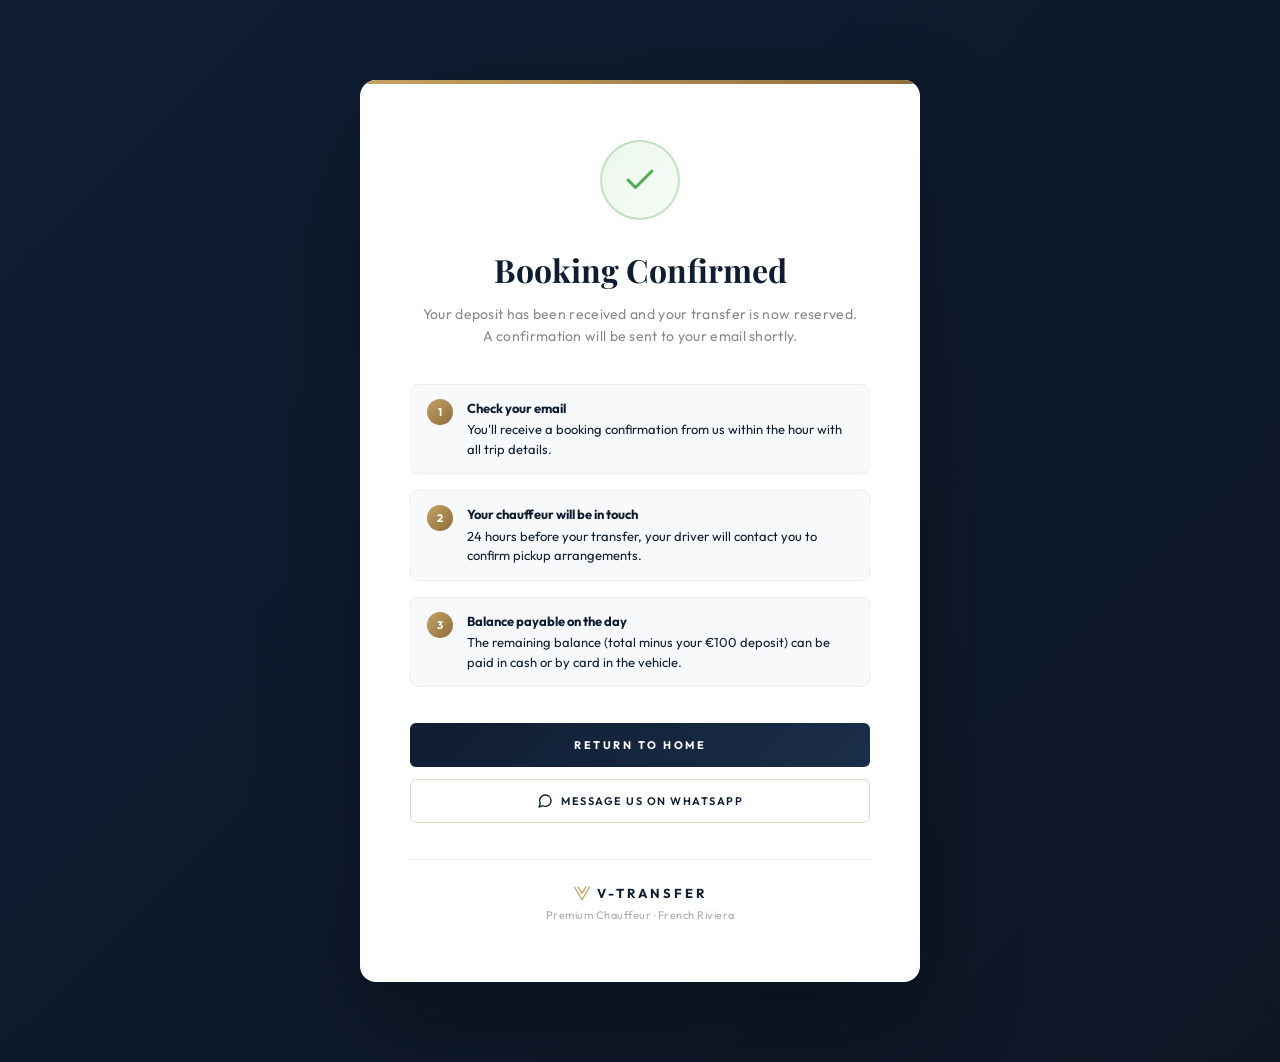
<file: booking-success.html>
<!DOCTYPE html>
<html lang="en">
<head>
  <meta charset="UTF-8">
  <meta name="viewport" content="width=device-width, initial-scale=1.0">
  <title>Booking Confirmed | V-TRANSFER VIP</title>
  <meta name="description" content="Your V-Transfer booking is confirmed. Thank you for choosing our premium chauffeur service on the French Riviera.">
  <meta name="robots" content="noindex">
  <link href="https://fonts.googleapis.com/css2?family=Playfair+Display:wght@400;600&display=swap" rel="stylesheet">
  <link rel="stylesheet" href="style.css">
</head>
<body class="success-page">

<main class="success-wrapper">
  <div class="success-card">

    <!-- Success Icon -->
    <div class="success-icon">
      <svg xmlns="http://www.w3.org/2000/svg" width="36" height="36" viewBox="0 0 24 24" fill="none" stroke="currentColor" stroke-width="2" stroke-linecap="round" stroke-linejoin="round">
        <polyline points="20 6 9 17 4 12"></polyline>
      </svg>
    </div>

    <h1>Booking Confirmed</h1>
    <p class="success-subtitle">
      Your deposit has been received and your transfer is now reserved.<br>
      A confirmation will be sent to your email shortly.
    </p>

    <!-- Next Steps -->
    <div class="success-steps">
      <div class="success-step">
        <div class="success-step-num">1</div>
        <div class="success-step-text">
          <strong>Check your email</strong>
          You'll receive a booking confirmation from us within the hour with all trip details.
        </div>
      </div>
      <div class="success-step">
        <div class="success-step-num">2</div>
        <div class="success-step-text">
          <strong>Your chauffeur will be in touch</strong>
          24 hours before your transfer, your driver will contact you to confirm pickup arrangements.
        </div>
      </div>
      <div class="success-step">
        <div class="success-step-num">3</div>
        <div class="success-step-text">
          <strong>Balance payable on the day</strong>
          The remaining balance (total minus your €100 deposit) can be paid in cash or by card in the vehicle.
        </div>
      </div>
    </div>

    <!-- Actions -->
    <div class="success-actions">
      <a href="index.html" class="btn-success-home">Return to Home</a>
      <a href="https://wa.me/33686269909?text=Hello,%20I%20just%20booked%20a%20transfer%20and%20would%20like%20to%20confirm%20the%20details."
         class="btn-success-whatsapp" target="_blank" rel="noopener noreferrer">
        <svg xmlns="http://www.w3.org/2000/svg" width="16" height="16" viewBox="0 0 24 24" fill="none" stroke="currentColor" stroke-width="2" stroke-linecap="round" stroke-linejoin="round"><path d="M21 11.5a8.38 8.38 0 0 1-.9 3.8 8.5 8.5 0 0 1-7.6 4.7 8.38 8.38 0 0 1-3.8-.9L3 21l1.9-5.7a8.38 8.38 0 0 1-.9-3.8 8.5 8.5 0 0 1 4.7-7.6 8.38 8.38 0 0 1 3.8-.9h.5a8.48 8.48 0 0 1 8 8v.5z"></path></svg>
        Message us on WhatsApp
      </a>
    </div>

    <!-- Branding Footer -->
    <div style="margin-top: 36px; padding-top: 24px; border-top: 1px solid #eee; text-align: center;">
      <div style="display: flex; align-items: center; justify-content: center; gap: 6px; color: #0F1D32; font-size: 13px; font-weight: 700; letter-spacing: 3px; text-transform: uppercase;">
        <svg width="18" height="18" viewBox="0 0 24 24" fill="none" stroke="#C4A265" stroke-width="1.8" stroke-linecap="round" stroke-linejoin="round">
          <path d="M2 4 L12 21 L22 4"></path>
          <path d="M7 4 L12 12.5 L17 4"></path>
        </svg>
        V-TRANSFER
      </div>
      <p style="font-size: 11px; color: #aaa; margin-top: 6px; letter-spacing: 0.5px;">Premium Chauffeur · French Riviera</p>
    </div>

  </div>
</main>

</body>
</html>
</file>
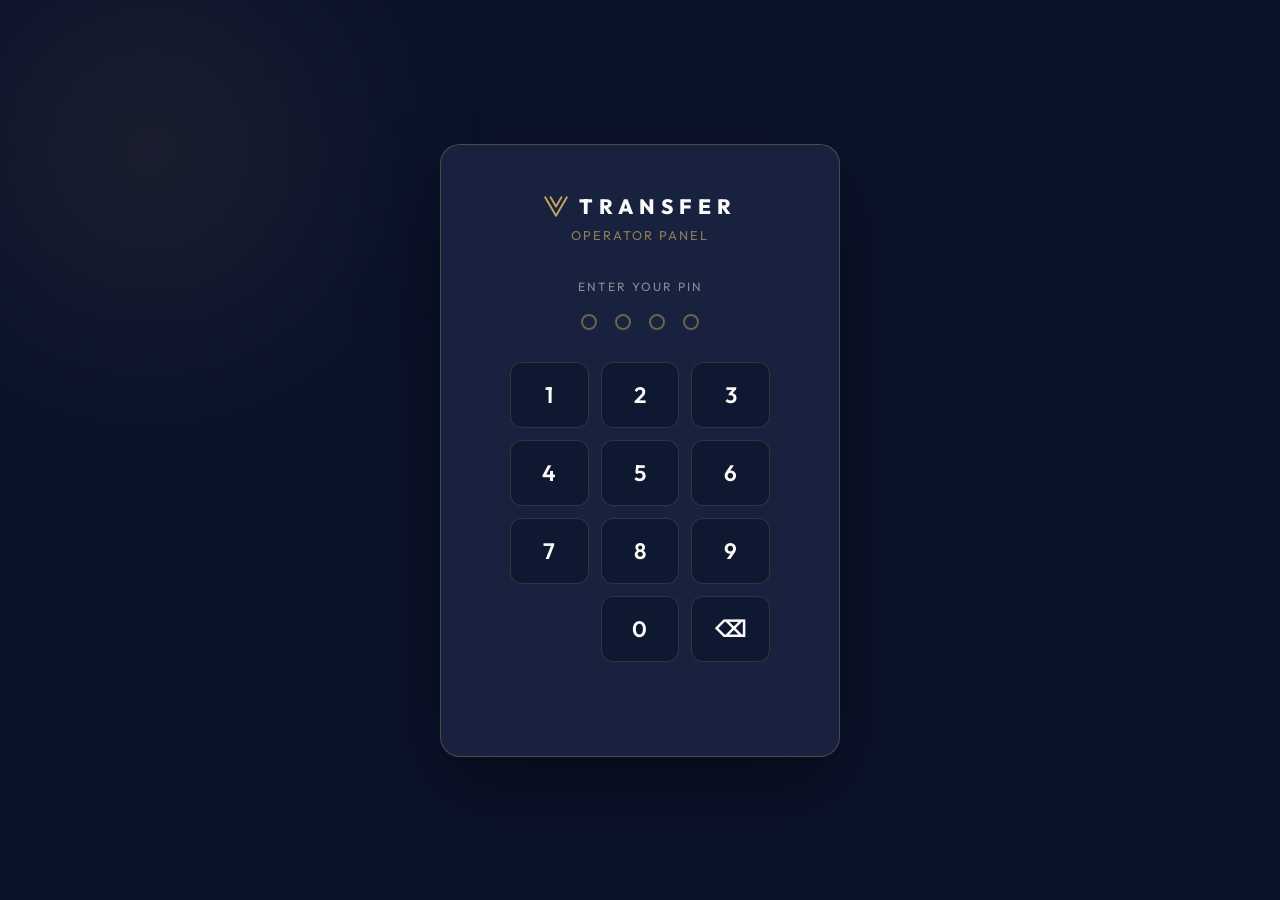
<file: planner.html>
<!DOCTYPE html>
<html lang="en" data-theme="light">
<head>
  <meta charset="UTF-8">
  <meta name="viewport" content="width=device-width, initial-scale=1.0">
  <title>V-TRANSFER | Operator Panel</title>
  <meta name="robots" content="noindex, nofollow">
  <link href="https://fonts.googleapis.com/css2?family=Outfit:wght@300;400;500;600;700&family=Playfair+Display:wght@400;600&display=swap" rel="stylesheet">
  <style>
    /* ── LIGHT THEME ───────────────────────────────── */
    :root {
      --bg-main:#F4F2ED; --bg-card:#FFFFFF; --bg-header:rgba(255,255,255,0.96);
      --text-primary:#1E1C1A; --text-secondary:#5A5650; --text-muted:#9A948C;
      --gold:#B8942A; --gold-gradient:linear-gradient(135deg,#C4A265 0%,#8E6D3B 100%);
      --border:#E2DDD6; --border-gold:rgba(184,148,42,0.25);
      --shadow-sm:0 1px 4px rgba(0,0,0,0.06); --shadow-md:0 4px 16px rgba(0,0,0,0.08); --shadow-lg:0 12px 40px rgba(0,0,0,0.13);
      --status-pending:#D4860A; --status-confirmed:#1B7F4A; --status-cancelled:#C0392B; --status-completed:#1A6EA8;
      --pay-paid:#1B7F4A; --pay-unpaid:#C0392B;
      --input-bg:#FAFAF8; --table-hdr:#F8F6F1; --table-hover:#FAF8F3;
      --navy-deep:#0B132B; --navy-medium:#1C2541;
    }
    /* ── DARK THEME ────────────────────────────────── */
    [data-theme="dark"] {
      --bg-main:#0B132B; --bg-card:rgba(28,37,65,0.85); --bg-header:rgba(11,19,43,0.97);
      --text-primary:#FAFAF8; --text-secondary:rgba(250,250,248,0.72); --text-muted:rgba(250,250,248,0.4);
      --border:rgba(196,162,101,0.2); --border-gold:rgba(196,162,101,0.28);
      --shadow-sm:0 1px 6px rgba(0,0,0,0.35); --shadow-md:0 4px 18px rgba(0,0,0,0.45); --shadow-lg:0 12px 42px rgba(0,0,0,0.55);
      --status-pending:#F3A953; --status-confirmed:#2ECC71; --status-cancelled:#E74C3C; --status-completed:#3498DB;
      --pay-paid:#2ECC71; --pay-unpaid:#E74C3C;
      --input-bg:rgba(11,19,43,0.65); --table-hdr:rgba(11,19,43,0.7); --table-hover:rgba(196,162,101,0.05);
    }
    * { box-sizing:border-box; margin:0; padding:0; }
    html { transition:color-scheme 0.3s; }
    body { font-family:'Outfit',sans-serif; background:var(--bg-main); color:var(--text-primary); min-height:100vh; display:flex; flex-direction:column; overflow-x:hidden; transition:background 0.3s,color 0.3s; }

    /* ── PIN ──────────────────────────────────────── */
    #pin-screen { position:fixed; inset:0; z-index:9999; background:#0B132B; display:flex; align-items:center; justify-content:center; flex-direction:column; }
    #pin-screen::before { content:''; position:absolute; width:500px; height:500px; border-radius:50%; filter:blur(80px); background:radial-gradient(circle,rgba(196,162,101,0.12) 0%,transparent 70%); top:-100px; left:-100px; animation:orb1 8s ease-in-out infinite alternate; pointer-events:none; }
    @keyframes orb1 { from{transform:translate(0,0)} to{transform:translate(60px,40px)} }
    .pin-card { position:relative; background:rgba(28,37,65,0.85); border:1px solid rgba(196,162,101,0.3); border-radius:20px; padding:48px 52px; width:100%; max-width:400px; text-align:center; backdrop-filter:blur(20px); box-shadow:0 30px 80px rgba(0,0,0,0.4); animation:cardIn 0.5s cubic-bezier(0.175,0.885,0.32,1.275) both; }
    @keyframes cardIn { from{opacity:0;transform:translateY(30px) scale(0.96)} to{opacity:1;transform:translateY(0) scale(1)} }
    .pin-logo { display:flex; align-items:center; justify-content:center; gap:10px; margin-bottom:8px; }
    .pin-logo-text { font-size:1.3rem; font-weight:800; letter-spacing:6px; text-transform:uppercase; color:#FAFAF8; }
    .pin-logo svg { color:#C4A265; }
    .pin-subtitle { font-size:0.8rem; letter-spacing:2px; text-transform:uppercase; color:rgba(196,162,101,0.7); margin-bottom:36px; }
    .pin-label { font-size:0.75rem; letter-spacing:2px; text-transform:uppercase; color:rgba(250,250,248,0.5); margin-bottom:20px; }
    .pin-dots { display:flex; justify-content:center; gap:18px; margin-bottom:32px; }
    .pin-dot { width:16px; height:16px; border-radius:50%; border:2px solid rgba(196,162,101,0.5); background:transparent; transition:all 0.2s cubic-bezier(0.175,0.885,0.32,1.275); }
    .pin-dot.filled { background:var(--gold-gradient); border-color:#C4A265; transform:scale(1.15); box-shadow:0 0 12px rgba(196,162,101,0.5); }
    .pin-keypad { display:grid; grid-template-columns:repeat(3,1fr); gap:12px; max-width:260px; margin:0 auto 24px; }
    .pin-key { background:rgba(11,19,43,0.6); border:1px solid rgba(196,162,101,0.2); border-radius:12px; color:#FAFAF8; font-family:inherit; font-size:1.4rem; font-weight:600; padding:18px 0; cursor:pointer; transition:all 0.15s ease; user-select:none; -webkit-tap-highlight-color:transparent; }
    .pin-key:hover { background:rgba(196,162,101,0.12); border-color:rgba(196,162,101,0.5); transform:translateY(-1px); }
    .pin-key:active { transform:scale(0.94); }
    .pin-key.empty { visibility:hidden; }
    .pin-error { font-size:0.85rem; color:#E74C3C; min-height:22px; }
    .pin-shake { animation:shake 0.4s ease; }
    @keyframes shake { 0%,100%{transform:translateX(0)} 20%{transform:translateX(-8px)} 40%{transform:translateX(8px)} 60%{transform:translateX(-5px)} 80%{transform:translateX(5px)} }
    .pin-screen-hidden { display:none !important; }

    /* ── HEADER ─────────────────────────────────────── */
    #app { display:none; flex-direction:column; min-height:100vh; }
    #app.visible { display:flex; animation:fadeIn 0.5s ease; }
    header { background:var(--bg-header); backdrop-filter:blur(12px); border-bottom:1px solid var(--border); padding:13px 32px; display:flex; justify-content:space-between; align-items:center; position:sticky; top:0; z-index:100; box-shadow:var(--shadow-sm); }
    .logo { font-size:1.1rem; font-weight:800; letter-spacing:5px; text-transform:uppercase; display:flex; align-items:center; gap:8px; color:var(--text-primary); }
    .logo-icon { color:var(--gold); }
    .header-right { display:flex; align-items:center; gap:8px; }
    .sync-status { display:flex; align-items:center; gap:7px; font-size:0.8rem; background:rgba(184,148,42,0.08); padding:6px 13px; border-radius:20px; border:1px solid var(--border-gold); color:var(--text-secondary); }
    .sync-indicator { width:8px; height:8px; border-radius:50%; background:var(--status-pending); display:inline-block; flex-shrink:0; }
    .sync-indicator.online { background:var(--status-confirmed); box-shadow:0 0 7px var(--status-confirmed); }
    .sync-indicator.offline { background:var(--status-cancelled); }
    .sync-indicator.pending { background:var(--status-pending); }
    .header-btn { background:var(--bg-card); border:1.5px solid var(--border); color:var(--text-secondary); padding:6px 12px; border-radius:20px; font-family:inherit; font-size:0.8rem; font-weight:600; cursor:pointer; display:flex; align-items:center; gap:5px; transition:all 0.2s ease; white-space:nowrap; }
    .header-select { appearance:none; padding-right:24px; background-image: url('data:image/svg+xml;utf8,<svg fill="none" stroke="gray" viewBox="0 0 24 24" xmlns="http://www.w3.org/2000/svg"><path stroke-linecap="round" stroke-linejoin="round" stroke-width="2" d="M19 9l-7 7-7-7"></path></svg>'); background-repeat: no-repeat; background-position: right 8px center; background-size: 12px; outline:none; cursor:pointer; }
    [data-theme="dark"] .header-select { background-image: url('data:image/svg+xml;utf8,<svg fill="none" stroke="white" viewBox="0 0 24 24" xmlns="http://www.w3.org/2000/svg"><path stroke-linecap="round" stroke-linejoin="round" stroke-width="2" d="M19 9l-7 7-7-7"></path></svg>'); }
    .header-btn:hover { border-color:var(--gold); color:var(--gold); }

    /* ── LAYOUT ─────────────────────────────────────── */
    main { flex:1; padding:26px 32px; max-width:1700px; width:100%; margin:0 auto; display:grid; grid-template-columns:225px 1fr; gap:26px; }
    .sidebar { display:flex; flex-direction:column; gap:5px; }
    .nav-btn { background:transparent; border:1px solid transparent; color:var(--text-secondary); padding:10px 16px; text-align:left; font-family:inherit; font-size:0.9rem; font-weight:500; border-radius:10px; cursor:pointer; display:flex; align-items:center; gap:10px; transition:all 0.25s ease; }
    .nav-btn:hover { background:rgba(184,148,42,0.07); color:var(--text-primary); border-color:var(--border-gold); }
    .nav-btn.active { background:var(--gold-gradient); color:#FFF; font-weight:600; box-shadow:0 4px 14px rgba(184,148,42,0.3); border-color:transparent; }
    .nav-btn svg { width:17px; height:17px; flex-shrink:0; }
    .content-area { min-width:0; }
    .tab-content { display:none; animation:fadeIn 0.35s ease; }
    .tab-content.active { display:block; }
    @keyframes fadeIn { from{opacity:0;transform:translateY(6px)} to{opacity:1;transform:translateY(0)} }

    /* ── PANELS ─────────────────────────────────────── */
    .panel { background:var(--bg-card); border:1px solid var(--border); border-radius:14px; padding:22px; box-shadow:var(--shadow-md); margin-bottom:20px; }
    .panel-title { font-family:'Playfair Display',serif; font-size:1.25rem; color:var(--text-primary); margin-bottom:18px; display:flex; justify-content:space-between; align-items:center; }
    .panel-title-gold { color:var(--gold); }
    .section-label { font-size:0.72rem; font-weight:700; text-transform:uppercase; letter-spacing:1.5px; color:var(--gold); margin-bottom:10px; margin-top:6px; }

    /* ── FORMS ──────────────────────────────────────── */
    .form-grid { display:grid; grid-template-columns:repeat(auto-fit,minmax(200px,1fr)); gap:16px; margin-bottom:16px; }
    .form-grid.edit-mode { grid-template-columns:repeat(auto-fit,minmax(170px,1fr)); }
    .form-group { display:flex; flex-direction:column; gap:6px; }
    .form-group.full-width { grid-column:1/-1; }
    label { font-size:0.78rem; text-transform:uppercase; letter-spacing:1px; color:var(--text-muted); font-weight:600; }
    input, select, textarea { background:var(--input-bg); border:1.5px solid var(--border); border-radius:8px; color:var(--text-primary); padding:9px 12px; font-family:inherit; font-size:0.92rem; outline:none; transition:border-color 0.25s,box-shadow 0.25s; min-height:42px; }
    input:focus, select:focus, textarea:focus { border-color:var(--gold); box-shadow:0 0 0 3px rgba(184,148,42,0.12); }
    select option { background:var(--bg-card); color:var(--text-primary); }
    textarea { resize:vertical; }

    /* ── BUTTONS ────────────────────────────────────── */
    .btn { background:var(--gold-gradient); border:none; color:#FFF; padding:10px 20px; font-family:inherit; font-size:0.9rem; font-weight:600; border-radius:8px; cursor:pointer; display:inline-flex; align-items:center; gap:8px; transition:all 0.25s ease; text-decoration:none; }
    .btn:hover { box-shadow:0 5px 16px rgba(184,148,42,0.35); transform:translateY(-1px); }
    .btn-secondary { background:var(--bg-card); border:1.5px solid var(--border); color:var(--text-secondary); }
    .btn-secondary:hover { border-color:var(--gold); color:var(--gold); box-shadow:none; transform:none; }
    .btn-danger { background:linear-gradient(135deg,#E74C3C,#C0392B); color:#FFF; }
    .btn-danger:hover { box-shadow:0 5px 14px rgba(231,76,60,0.35); }
    .btn-return { background:rgba(26,110,168,0.1); border:1.5px solid rgba(26,110,168,0.35); color:var(--status-completed); }
    .btn-return:hover { background:rgba(26,110,168,0.18); box-shadow:none; transform:none; }
    .btn-wa { background:linear-gradient(135deg,#25D366,#128C7E); color:#FFF; }
    .btn-sms { background:linear-gradient(135deg,#5C6BC0,#3949AB); color:#FFF; }
    .btn-sm { padding:6px 12px; font-size:0.8rem; }

    /* ── FILTERS ────────────────────────────────────── */
    .grid-filters { display:flex; flex-wrap:wrap; gap:9px; margin-bottom:16px; align-items:center; }
    .search-input { flex:1; min-width:190px; }

    /* ── TABLE ──────────────────────────────────────── */
    .excel-container { overflow-x:auto; border:1px solid var(--border); border-radius:10px; }
    .excel-table { width:100%; border-collapse:collapse; font-size:0.86rem; text-align:left; table-layout:fixed; }
    .excel-table th { background:var(--table-hdr); color:var(--gold); font-weight:700; text-transform:uppercase; font-size:0.7rem; letter-spacing:1px; padding:10px 13px; border-bottom:2px solid var(--border-gold); border-right:1px solid var(--border); cursor:pointer; white-space:nowrap; overflow:hidden; }
    .excel-table td { padding:9px 13px; border-bottom:1px solid var(--border); border-right:1px solid var(--border); vertical-align:middle; overflow:hidden; }
    .excel-table tr:last-child td { border-bottom:none; }
    .excel-table tbody tr:hover { background:var(--table-hover); }
    /* Column: # */ .excel-table th:nth-child(1), .excel-table td:nth-child(1) { width:52px; }
    /* Column: Client */ .excel-table th:nth-child(2), .excel-table td:nth-child(2) { width:160px; }
    /* Column: Trip */ .excel-table th:nth-child(3), .excel-table td:nth-child(3) { width:auto; min-width:260px; }
    /* Column: Car · Driver */ .excel-table th:nth-child(4), .excel-table td:nth-child(4) { width:170px; }
    /* Column: Price */ .excel-table th:nth-child(5), .excel-table td:nth-child(5) { width:105px; }
    /* Column: Status */ .excel-table th:nth-child(6), .excel-table td:nth-child(6) { width:130px; }
    /* Column: Actions */ .excel-table th:nth-child(7), .excel-table td:nth-child(7) { width:100px; }

    /* ── ADDRESS AUTOCOMPLETE ───────────────────────── */
    .autocomplete-wrap { position:relative; }
    .autocomplete-wrap input { width:100%; }
    .autocomplete-dropdown { position:absolute; top:calc(100% + 4px); left:0; right:0; background:var(--bg-card); border:1.5px solid var(--border-gold); border-radius:10px; box-shadow:var(--shadow-lg); z-index:9999; max-height:260px; overflow-y:auto; display:none; }
    .autocomplete-dropdown.open { display:block; animation:fadeIn 0.15s ease; }
    .autocomplete-item { padding:10px 14px; cursor:pointer; display:flex; align-items:flex-start; gap:10px; border-bottom:1px solid var(--border); transition:background 0.15s; }
    .autocomplete-item:last-child { border-bottom:none; }
    .autocomplete-item:hover, .autocomplete-item.highlighted { background:rgba(184,148,42,0.09); }
    .autocomplete-item-icon { font-size:1rem; flex-shrink:0; margin-top:1px; }
    .autocomplete-item-text { flex:1; min-width:0; }
    .autocomplete-item-main { font-size:0.87rem; font-weight:600; color:var(--text-primary); white-space:nowrap; overflow:hidden; text-overflow:ellipsis; }
    .autocomplete-item-sub { font-size:0.73rem; color:var(--text-muted); white-space:nowrap; overflow:hidden; text-overflow:ellipsis; margin-top:2px; }
    .autocomplete-loading { padding:14px; text-align:center; color:var(--text-muted); font-size:0.82rem; }
    .autocomplete-loading::before { content:'⟳'; animation:spin 1s linear infinite; display:inline-block; margin-right:6px; }
    @keyframes spin { to{transform:rotate(360deg)} }

    /* ── BADGES ─────────────────────────────────────── */
    .status-badge { display:inline-block; padding:3px 10px; border-radius:20px; font-size:0.7rem; font-weight:700; text-transform:uppercase; }
    .status-badge.pending  { background:rgba(212,134,10,0.12); color:var(--status-pending); border:1px solid rgba(212,134,10,0.25); }
    .status-badge.confirmed{ background:rgba(27,127,74,0.12); color:var(--status-confirmed); border:1px solid rgba(27,127,74,0.25); }
    .status-badge.cancelled{ background:rgba(192,57,43,0.12); color:var(--status-cancelled); border:1px solid rgba(192,57,43,0.25); }
    .status-badge.completed{ background:rgba(26,110,168,0.12); color:var(--status-completed); border:1px solid rgba(26,110,168,0.25); }
    .payment-badge { display:inline-flex; align-items:center; gap:4px; padding:3px 10px; border-radius:20px; font-size:0.7rem; font-weight:700; text-transform:uppercase; cursor:pointer; transition:all 0.2s; border:none; font-family:inherit; white-space:nowrap; }
    .payment-badge.paid { background:rgba(27,127,74,0.12); color:var(--pay-paid); border:1px solid rgba(27,127,74,0.25); }
    .payment-badge.paid:hover { background:rgba(27,127,74,0.22); }
    .payment-badge.unpaid { background:rgba(192,57,43,0.12); color:var(--pay-unpaid); border:1px solid rgba(192,57,43,0.25); }
    .payment-badge.unpaid:hover { background:rgba(192,57,43,0.22); }

    /* ── EXPENSE CATEGORIES ─────────────────────────── */
    .expense-cat-badge { display:inline-block; padding:2px 9px; border-radius:20px; font-size:0.68rem; font-weight:700; text-transform:uppercase; }
    .expense-cat-badge.rental    { background:rgba(26,110,168,0.12); color:var(--status-completed); border:1px solid rgba(26,110,168,0.2); }
    .expense-cat-badge.partner   { background:rgba(184,148,42,0.12); color:var(--gold); border:1px solid rgba(184,148,42,0.2); }
    .expense-cat-badge.fuel      { background:rgba(212,134,10,0.12); color:var(--status-pending); border:1px solid rgba(212,134,10,0.2); }
    .expense-cat-badge.toll      { background:rgba(27,127,74,0.12); color:var(--status-confirmed); border:1px solid rgba(27,127,74,0.2); }
    .expense-cat-badge.commission{ background:rgba(192,57,43,0.12); color:var(--status-cancelled); border:1px solid rgba(192,57,43,0.2); }
    .expense-cat-badge.other     { background:rgba(90,86,80,0.1); color:var(--text-secondary); border:1px solid var(--border); }

    /* ── CALENDAR ───────────────────────────────────── */
    .calendar-header { display:flex; justify-content:space-between; align-items:center; margin-bottom:18px; flex-wrap:wrap; gap:10px; }
    .calendar-title { font-family:'Playfair Display',serif; font-size:1.35rem; color:var(--text-primary); }
    .calendar-nav { display:flex; gap:7px; align-items:center; }
    .cal-view-toggle { display:flex; border:1.5px solid var(--border); border-radius:8px; overflow:hidden; }
    .cal-view-btn { background:transparent; border:none; color:var(--text-secondary); font-family:inherit; font-size:0.8rem; font-weight:600; padding:6px 14px; cursor:pointer; transition:all 0.2s; }
    .cal-view-btn.active { background:var(--gold-gradient); color:#FFF; }
    .calendar-grid { display:grid; grid-template-columns:repeat(7,1fr); gap:5px; }
    .calendar-day-header { text-align:center; font-size:0.73rem; text-transform:uppercase; letter-spacing:1px; color:var(--gold); padding:9px 0; font-weight:700; }
    .calendar-day { background:var(--input-bg); border:1.5px solid var(--border); border-radius:10px; min-height:110px; padding:7px; display:flex; flex-direction:column; gap:4px; transition:all 0.25s; }
    .calendar-day:hover { border-color:var(--gold); box-shadow:var(--shadow-sm); }
    .calendar-day.today { border-color:var(--gold); box-shadow:0 0 0 2px rgba(184,148,42,0.2); }
    .calendar-day.other-month { opacity:0.3; }
    .calendar-day-num { font-size:0.8rem; font-weight:700; color:var(--text-muted); align-self:flex-end; }
    .calendar-day.today .calendar-day-num { color:var(--gold); background:rgba(184,148,42,0.12); border-radius:50%; width:22px; height:22px; display:flex; align-items:center; justify-content:center; font-size:0.76rem; }
    .calendar-event { font-size:0.66rem; padding:3px 6px; border-radius:5px; font-weight:600; overflow:hidden; cursor:pointer; transition:transform 0.15s; border-left:3px solid transparent; }
    .calendar-event:hover { transform:scale(1.02); }
    .calendar-event.pending   { background:rgba(212,134,10,0.12); color:var(--status-pending); border-left-color:var(--status-pending); }
    .calendar-event.confirmed { background:rgba(27,127,74,0.12); color:var(--status-confirmed); border-left-color:var(--status-confirmed); }
    .calendar-event.cancelled { background:rgba(192,57,43,0.12); color:var(--status-cancelled); border-left-color:var(--status-cancelled); }
    .calendar-event.completed { background:rgba(26,110,168,0.12); color:var(--status-completed); border-left-color:var(--status-completed); }
    .calendar-event-time { font-weight:800; display:block; }
    .calendar-event-name { white-space:nowrap; overflow:hidden; text-overflow:ellipsis; max-width:100%; display:block; }

    /* Week calendar */
    .week-grid { display:grid; grid-template-columns:55px repeat(7,1fr); gap:0; border:1.5px solid var(--border); border-radius:10px; overflow:hidden; }
    .week-day-header { background:var(--table-hdr); padding:9px 6px; text-align:center; border-bottom:1px solid var(--border); border-left:1px solid var(--border); }
    .week-day-name { font-size:0.7rem; font-weight:700; text-transform:uppercase; color:var(--text-muted); }
    .week-day-num { font-size:1.1rem; font-weight:700; color:var(--text-primary); }
    .week-day-header.today-col .week-day-num { color:#FFF; background:var(--gold-gradient); width:30px; height:30px; border-radius:50%; display:flex; align-items:center; justify-content:center; margin:2px auto; font-size:0.9rem; }
    .week-cell { min-height:72px; border-left:1px solid var(--border); border-bottom:1px solid var(--border); padding:3px; display:flex; flex-direction:column; gap:2px; }
    .week-time-label { height:72px; display:flex; align-items:flex-start; padding:5px 6px; border-bottom:1px solid var(--border); font-size:0.68rem; color:var(--text-muted); font-weight:600; background:var(--table-hdr); }

    /* Agenda (mobile) */
    .agenda-view { display:none; }
    .agenda-day-block { margin-bottom:11px; border-radius:12px; overflow:hidden; border:1px solid var(--border); box-shadow:var(--shadow-sm); }
    .agenda-day-header { background:var(--table-hdr); padding:9px 15px; font-size:0.82rem; font-weight:700; color:var(--gold); border-bottom:1px solid var(--border); }
    .agenda-day-header.today-header { background:linear-gradient(135deg,rgba(184,148,42,0.15) 0%,rgba(184,148,42,0.04) 100%); }
    .agenda-event { display:flex; align-items:center; gap:11px; padding:11px 15px; border-bottom:1px solid var(--border); cursor:pointer; transition:background 0.2s; }
    .agenda-event:last-child { border-bottom:none; }
    .agenda-event:hover { background:var(--table-hover); }
    .agenda-dot { width:9px; height:9px; border-radius:50%; flex-shrink:0; }
    .agenda-dot.pending{background:var(--status-pending);} .agenda-dot.confirmed{background:var(--status-confirmed);} .agenda-dot.cancelled{background:var(--status-cancelled);} .agenda-dot.completed{background:var(--status-completed);}
    .agenda-time { font-size:0.83rem; font-weight:700; color:var(--gold); min-width:42px; }
    .agenda-info { flex:1; min-width:0; }
    .agenda-name { font-weight:600; font-size:0.87rem; white-space:nowrap; overflow:hidden; text-overflow:ellipsis; }
    .agenda-route { font-size:0.73rem; color:var(--text-muted); white-space:nowrap; overflow:hidden; text-overflow:ellipsis; }

    /* ── STAT CARDS ─────────────────────────────────── */
    .analytics-grid { display:grid; grid-template-columns:repeat(auto-fit,minmax(168px,1fr)); gap:14px; margin-bottom:24px; }
    .stat-card { background:var(--bg-card); border:1.5px solid var(--border); border-radius:12px; padding:18px; display:flex; flex-direction:column; gap:4px; box-shadow:var(--shadow-sm); }
    .stat-val { font-size:1.65rem; font-weight:700; color:var(--gold); }
    .stat-label { font-size:0.73rem; text-transform:uppercase; letter-spacing:1px; color:var(--text-muted); font-weight:600; }
    .stat-card.paid-card { border-color:rgba(27,127,74,0.3); } .stat-card.paid-card .stat-val { color:var(--status-confirmed); }
    .stat-card.unpaid-card { border-color:rgba(192,57,43,0.3); } .stat-card.unpaid-card .stat-val { color:var(--status-cancelled); }
    .stat-card.profit-card { border-color:rgba(184,148,42,0.4); background:linear-gradient(135deg,rgba(184,148,42,0.06),rgba(184,148,42,0.02)); }
    .stat-card.expense-card .stat-val { color:var(--status-cancelled); }

    /* ── MODAL ──────────────────────────────────────── */
    .modal-overlay { position:fixed; inset:0; background:rgba(30,28,26,0.45); backdrop-filter:blur(5px); z-index:1000; display:none; justify-content:center; align-items:center; padding:20px; }
    .modal-overlay.open { display:flex; }
    .modal { background:var(--bg-card); border:1.5px solid var(--border); border-radius:16px; width:100%; max-width:720px; box-shadow:var(--shadow-lg); animation:modalSlide 0.3s ease; display:flex; flex-direction:column; max-height:92vh; }
    @keyframes modalSlide { from{transform:translateY(30px);opacity:0} to{transform:translateY(0);opacity:1} }
    .modal-header { padding:18px 22px; border-bottom:1px solid var(--border); display:flex; justify-content:space-between; align-items:center; }
    .modal-title { font-family:'Playfair Display',serif; font-size:1.15rem; color:var(--text-primary); }
    .modal-close { background:none; border:none; color:var(--text-muted); font-size:1.4rem; cursor:pointer; transition:color 0.2s; }
    .modal-close:hover { color:var(--text-primary); }
    .modal-body { padding:22px; overflow-y:auto; }

    /* ── TOAST ──────────────────────────────────────── */
    .toast { position:fixed; bottom:76px; right:26px; background:var(--bg-card); border:1.5px solid var(--gold); color:var(--text-primary); padding:12px 18px; border-radius:10px; box-shadow:var(--shadow-lg); z-index:9000; display:flex; align-items:center; gap:9px; transform:translateY(100px); opacity:0; transition:all 0.3s cubic-bezier(0.175,0.885,0.32,1.275); max-width:360px; font-weight:500; font-size:0.9rem; }
    .toast.show { transform:translateY(0); opacity:1; }

    /* ── MISC ───────────────────────────────────────── */
    .action-btn-row { display:flex; gap:4px; align-items:center; }
    .action-icon { background:none; border:none; color:var(--text-muted); cursor:pointer; opacity:0.7; transition:all 0.2s; padding:5px; border-radius:6px; display:inline-flex; align-items:center; }
    .action-icon:hover { opacity:1; background:var(--table-hover); }
    .action-icon.edit-btn:hover { color:var(--gold); }
    .action-icon.delete-btn:hover { color:var(--status-cancelled); }
    .no-data { text-align:center; padding:38px; color:var(--text-muted); font-style:italic; }
    .booking-num { font-family:monospace; font-weight:700; color:var(--gold); font-size:0.82rem; }
    .linked-badge { display:inline-flex; align-items:center; gap:3px; font-size:0.63rem; color:var(--gold); background:rgba(184,148,42,0.1); border:1px solid var(--border-gold); border-radius:10px; padding:1px 6px; margin-left:4px; cursor:pointer; transition:all 0.2s; }
    .linked-badge:hover { background:rgba(184,148,42,0.2); }
    .linked-transfers-section { margin-top:18px; padding-top:14px; border-top:1.5px solid var(--border); }
    .linked-transfers-title { font-size:0.76rem; font-weight:700; text-transform:uppercase; letter-spacing:1.5px; color:var(--gold); margin-bottom:8px; display:flex; align-items:center; gap:6px; }
    .linked-transfer-item { display:flex; align-items:center; gap:9px; padding:7px 11px; background:var(--input-bg); border:1.5px solid var(--border); border-radius:8px; margin-bottom:5px; cursor:pointer; transition:all 0.2s; font-size:0.8rem; }
    .linked-transfer-item:hover { border-color:var(--gold); transform:translateX(3px); }
    .linked-transfer-num { font-weight:700; color:var(--gold); min-width:62px; }
    .linked-transfer-route { flex:1; color:var(--text-secondary); overflow:hidden; text-overflow:ellipsis; white-space:nowrap; }
    .linked-transfer-status { font-size:0.67rem; font-weight:700; padding:2px 7px; border-radius:10px; }
    .linked-transfer-status.pending{background:rgba(212,134,10,0.12);color:var(--status-pending);}
    .linked-transfer-status.confirmed{background:rgba(27,127,74,0.12);color:var(--status-confirmed);}
    .linked-transfer-status.completed{background:rgba(26,110,168,0.12);color:var(--status-completed);}
    .linked-transfer-status.cancelled{background:rgba(192,57,43,0.12);color:var(--status-cancelled);}
    .notified-dot { width:7px; height:7px; border-radius:50%; background:var(--status-confirmed); display:inline-block; margin-left:3px; flex-shrink:0; }

    /* Return / Round-trip banners */
    .return-journey-box { background:rgba(26,110,168,0.06); border:1.5px dashed rgba(26,110,168,0.35); border-radius:10px; padding:13px 16px; margin-bottom:16px; display:flex; align-items:center; gap:13px; }
    .return-journey-box svg { color:var(--status-completed); flex-shrink:0; }
    .return-journey-text { flex:1; font-size:0.86rem; color:var(--text-secondary); }
    .return-journey-text strong { color:var(--status-completed); }
    .round-trip-fields { background:rgba(184,148,42,0.05); border:1.5px dashed var(--border-gold); border-radius:10px; padding:14px; margin-top:4px; }
    .round-trip-toggle { display:flex; align-items:center; gap:10px; margin-bottom:12px; }
    .round-trip-toggle input[type="checkbox"] { width:17px; height:17px; accent-color:var(--gold); cursor:pointer; }
    .round-trip-toggle label { font-size:0.88rem; font-weight:600; color:var(--text-primary); text-transform:none; letter-spacing:0; cursor:pointer; }

    /* Client suggestion */
    .client-suggestion { display:none; align-items:center; gap:10px; background:rgba(184,148,42,0.08); border:1.5px solid var(--border-gold); border-radius:10px; padding:9px 14px; margin-bottom:13px; animation:slideDown 0.3s ease; }
    .client-suggestion.visible { display:flex; }
    .client-suggestion-text { flex:1; font-size:0.83rem; color:var(--text-secondary); }
    .client-suggestion-text strong { color:var(--gold); }
    .client-suggestion-btn { background:var(--gold-gradient); color:#FFF; border:none; border-radius:7px; padding:5px 13px; font-family:inherit; font-size:0.78rem; font-weight:700; cursor:pointer; white-space:nowrap; }
    .client-suggestion-dismiss { background:none; border:none; color:var(--text-muted); font-size:1rem; cursor:pointer; padding:2px 5px; }
    @keyframes slideDown { from{opacity:0;transform:translateY(-7px)} to{opacity:1;transform:translateY(0)} }

    /* Notify menu */
    .notify-menu { position:fixed; z-index:9999; background:var(--bg-card); border:1.5px solid var(--border); border-radius:10px; box-shadow:var(--shadow-lg); padding:5px; min-width:155px; display:none; flex-direction:column; gap:3px; }
    .notify-menu.open { display:flex; }
    .notify-item { display:flex; align-items:center; gap:7px; padding:7px 11px; border-radius:7px; font-size:0.82rem; font-weight:600; cursor:pointer; transition:background 0.15s; border:none; font-family:inherit; width:100%; text-align:left; background:none; }
    .notify-item.wa { color:#128C7E; } .notify-item.wa:hover { background:rgba(37,211,102,0.1); }
    .notify-item.sms { color:#3949AB; } .notify-item.sms:hover { background:rgba(92,107,192,0.1); }

    /* Settings tab */
    .settings-list { display:flex; flex-direction:column; gap:6px; margin-bottom:16px; }
    .settings-item { display:flex; align-items:center; gap:10px; padding:9px 13px; background:var(--input-bg); border:1.5px solid var(--border); border-radius:8px; font-size:0.88rem; }
    .settings-item-name { font-weight:600; flex:1; }
    .settings-item-plate { color:var(--text-muted); font-size:0.8rem; font-family:monospace; }
    .settings-add-row { display:flex; gap:9px; align-items:flex-end; flex-wrap:wrap; }
    .settings-add-row .form-group { flex:1; min-width:130px; margin:0; }

    /* ── DISPATCH BOARD ────────────────────────────── */
    .dispatch-board-wrap { overflow-x:auto; border:1.5px solid var(--border); border-radius:12px; background:var(--bg-card); }
    .dispatch-hdr-row { display:flex; background:var(--table-hdr); border-bottom:2px solid var(--border-gold); position:sticky; top:0; z-index:10; }
    .dispatch-label-cell { flex-shrink:0; padding:9px 14px; font-size:0.7rem; font-weight:800; text-transform:uppercase; letter-spacing:1px; color:var(--gold); border-right:2px solid var(--border-gold); display:flex; align-items:center; }
    .dispatch-hours-hdr { display:flex; flex:1; }
    .dispatch-hour-tick { flex-shrink:0; text-align:center; font-size:0.62rem; color:var(--text-muted); padding:9px 0; border-right:1px solid var(--border); font-weight:700; }
    .dispatch-vehicle-row { display:flex; border-bottom:1px solid var(--border); position:relative; }
    .dispatch-vehicle-row:last-child { border-bottom:none; }
    .dispatch-row-label { flex-shrink:0; padding:9px 12px; border-right:2px solid var(--border-gold); background:var(--table-hdr); display:flex; flex-direction:column; justify-content:center; gap:2px; }
    .dispatch-row-label-name { font-size:0.8rem; font-weight:700; color:var(--text-primary); }
    .dispatch-row-label-plate { font-size:0.68rem; color:var(--text-muted); font-family:monospace; }
    .dispatch-timeline { flex:1; position:relative; min-height:60px; }
    .dispatch-grid-line { position:absolute; top:0; bottom:0; width:1px; background:var(--border); opacity:0.6; pointer-events:none; }
    .dispatch-grid-line.major { background:var(--border-gold); opacity:0.4; }
    .dispatch-now-line { position:absolute; top:0; bottom:0; width:2px; background:var(--status-cancelled); opacity:0.7; z-index:8; pointer-events:none; }
    .dispatch-block { position:absolute; top:7px; bottom:7px; border-radius:6px; padding:3px 8px; cursor:pointer; overflow:hidden; z-index:5; display:flex; flex-direction:column; justify-content:center; border-left:3px solid; transition:transform 0.15s, box-shadow 0.15s, z-index 0s; }
    .dispatch-block:hover { transform:scaleY(1.08); box-shadow:0 6px 16px rgba(0,0,0,0.25); z-index:20; }
    .dispatch-block.pending { background:rgba(212,134,10,0.82); border-color:var(--status-pending); color:#fff; }
    .dispatch-block.confirmed { background:rgba(27,127,74,0.85); border-color:var(--status-confirmed); color:#fff; }
    .dispatch-block.completed { background:rgba(26,110,168,0.8); border-color:var(--status-completed); color:#fff; }
    .dispatch-block.cancelled { background:rgba(192,57,43,0.6); border-color:var(--status-cancelled); color:#fff; }
    .dispatch-block-time { font-size:0.68rem; font-weight:800; line-height:1; }
    .dispatch-block-name { font-size:0.67rem; font-weight:600; white-space:nowrap; overflow:hidden; text-overflow:ellipsis; }
    .dispatch-block-route { font-size:0.6rem; opacity:0.88; white-space:nowrap; overflow:hidden; text-overflow:ellipsis; }
    .dispatch-block-driver { font-size:0.58rem; opacity:0.78; margin-top:1px; }
    .dispatch-empty-row { padding:16px 14px; font-size:0.8rem; color:var(--text-muted); font-style:italic; }
    .dispatch-sidebar { width:195px; flex-shrink:0; display:flex; flex-direction:column; gap:12px; }
    .dispatch-sidebar-card { background:var(--bg-card); border:1.5px solid var(--border); border-radius:10px; padding:13px; }
    .dispatch-sidebar-title { font-size:0.72rem; font-weight:800; text-transform:uppercase; letter-spacing:1px; color:var(--gold); margin-bottom:9px; }
    .dispatch-unassigned-item { padding:7px 9px; border-radius:7px; border:1.5px solid rgba(192,57,43,0.3); background:rgba(192,57,43,0.06); cursor:pointer; margin-bottom:5px; transition:all 0.2s; }
    .dispatch-unassigned-item:hover { border-color:rgba(192,57,43,0.6); background:rgba(192,57,43,0.1); }
    .dispatch-unassigned-name { font-size:0.78rem; font-weight:700; }
    .dispatch-unassigned-info { font-size:0.68rem; color:var(--text-muted); }
    .dispatch-legend-item { display:flex; align-items:center; gap:7px; font-size:0.75rem; color:var(--text-secondary); margin-bottom:5px; }
    .dispatch-legend-dot { width:10px; height:10px; border-radius:3px; flex-shrink:0; }

    /* ── MOBILE BOTTOM NAV ──────────────────────────── */
    .mobile-bottom-nav { display:none; position:fixed; bottom:0; left:0; right:0; background:var(--bg-header); backdrop-filter:blur(20px); border-top:1px solid var(--border); z-index:200; padding:6px 0 env(safe-area-inset-bottom,6px); }
    .mobile-bottom-nav-inner { display:flex; justify-content:space-around; align-items:center; }
    .mobile-nav-btn { display:flex; flex-direction:column; align-items:center; gap:3px; background:none; border:none; color:var(--text-muted); font-family:inherit; font-size:0.57rem; font-weight:600; letter-spacing:0.4px; text-transform:uppercase; cursor:pointer; padding:6px 6px; border-radius:10px; transition:all 0.2s; flex:1; -webkit-tap-highlight-color:transparent; }
    .mobile-nav-btn svg { width:21px; height:21px; }
    .mobile-nav-btn.active { color:var(--gold); }

    /* ── RESPONSIVE ─────────────────────────────────── */
    @media (max-width:768px) {
      header { padding:9px 13px; }
      .logo { font-size:0.9rem; letter-spacing:3px; }
      .header-right { gap:5px; }
      .sync-status { padding:4px 8px; font-size:0.7rem; }
      #sync-text { display:none; }
      main { grid-template-columns:1fr; padding:13px 11px 74px; gap:0; }
      .sidebar { display:none; }
      .mobile-bottom-nav { display:block; }
      .toast { bottom:66px; right:9px; left:9px; max-width:100%; }
      .grid-filters { flex-direction:column; align-items:stretch; gap:7px; }
      .grid-filters > * { width:100%; }
      .search-input { min-width:100%; }
      .excel-table th, .excel-table td { padding:7px 9px; font-size:0.76rem; }
      .hide-mobile { display:none; }
      .calendar-grid-wrap { display:none !important; }
      .agenda-view { display:block; }
      .form-grid, .form-grid.edit-mode { grid-template-columns:1fr; gap:11px; }
      .modal { width:100%; max-height:95vh; border-radius:16px 16px 0 0; align-self:flex-end; }
      .modal-overlay { align-items:flex-end; padding:0; }
      .modal-body { padding:13px; }
      .modal-header { padding:12px 13px; }
      .analytics-grid { grid-template-columns:1fr 1fr; gap:9px; }
      .stat-val { font-size:1.35rem; }
      .header-btn span.btn-label { display:none; }
    }
    @media (max-width:480px) {
      .pin-card { padding:28px 16px; max-width:92%; border-radius:16px; }
      .pin-keypad { gap:8px; max-width:210px; }
      .pin-key { padding:11px 0; font-size:1.2rem; }
    }
  </style>
</head>
<body>

<!-- PIN SCREEN -->
<div id="pin-screen">
  <div class="pin-card" id="pin-card">
    <div class="pin-logo">
      <svg width="26" height="26" viewBox="0 0 24 24" fill="none" stroke="currentColor" stroke-width="1.8" stroke-linecap="round" stroke-linejoin="round"><path d="M2 4 L12 21 L22 4"/><path d="M7 4 L12 12.5 L17 4"/></svg>
      <span class="pin-logo-text">TRANSFER</span>
    </div>
    <div class="pin-subtitle">Operator Panel</div>
    <div class="pin-label">Enter your PIN</div>
    <div class="pin-dots" id="pin-dots">
      <div class="pin-dot" id="dot-0"></div><div class="pin-dot" id="dot-1"></div>
      <div class="pin-dot" id="dot-2"></div><div class="pin-dot" id="dot-3"></div>
    </div>
    <div class="pin-keypad">
      <button class="pin-key" onclick="pinPress('1')">1</button><button class="pin-key" onclick="pinPress('2')">2</button><button class="pin-key" onclick="pinPress('3')">3</button>
      <button class="pin-key" onclick="pinPress('4')">4</button><button class="pin-key" onclick="pinPress('5')">5</button><button class="pin-key" onclick="pinPress('6')">6</button>
      <button class="pin-key" onclick="pinPress('7')">7</button><button class="pin-key" onclick="pinPress('8')">8</button><button class="pin-key" onclick="pinPress('9')">9</button>
      <button class="pin-key empty"></button><button class="pin-key" onclick="pinPress('0')">0</button><button class="pin-key" onclick="pinBackspace()">⌫</button>
    </div>
    <div class="pin-error" id="pin-error"></div>
  </div>
</div>

<!-- MAIN APP -->
<div id="app">
  <header>
    <button onclick="switchTab('excel-tab',document.getElementById('nav-excel'));setMobileNav('mnav-excel');window.scrollTo({top:0,behavior:'smooth'});" style="background:none;border:none;cursor:pointer;padding:0;display:flex;align-items:center;">
      <div class="logo">
        <svg class="logo-icon" width="20" height="20" viewBox="0 0 24 24" fill="none" stroke="currentColor" stroke-width="1.8" stroke-linecap="round" stroke-linejoin="round"><path d="M2 4 L12 21 L22 4"/><path d="M7 4 L12 12.5 L17 4"/></svg>
        TRANSFER
      </div>
    </button>
    <div class="header-right">
      <div class="sync-status">
        <span class="sync-indicator" id="sync-dot"></span>
        <span id="sync-text">Connecting...</span>
        <button onclick="syncNow()" title="Sync Cloud" style="background:none;border:none;cursor:pointer;padding:0 0 0 3px;color:var(--gold);display:inline-flex;align-items:center;opacity:0.8;transition:opacity 0.2s;" onmouseenter="this.style.opacity=1" onmouseleave="this.style.opacity=0.8">
          <svg width="13" height="13" fill="none" stroke="currentColor" stroke-width="2.5" viewBox="0 0 24 24"><path d="M4 4v5h.582m15.356 2A8.001 8.001 0 004.582 9m0 0H9m11 11v-5h-.581m0 0a8.003 8.003 0 01-15.357-2m15.357 2H15"/></svg>
        </button>
      </div>
      <button class="header-btn" onclick="pushAllToCloud(true)" title="Push All Local Bookings to Cloud" style="border-color:var(--border-gold);color:var(--gold);">
        ☁️ <span class="btn-label">Push All</span>
      </button>
      <!-- Language toggle -->
      <select class="header-btn header-select" onchange="changeLang(this.value)" id="lang-select">
        <option value="en">English</option>
        <option value="ru">Русский</option>
      </select>
      <!-- Theme toggle -->
      <button class="header-btn" onclick="toggleTheme()" id="theme-btn">
        <span id="theme-icon">🌙</span>
      </button>
    </div>
  </header>

  <main>
    <!-- SIDEBAR -->
    <div class="sidebar">
      <button class="nav-btn active" id="nav-excel" onclick="switchTab('excel-tab',this)">
        <svg fill="none" viewBox="0 0 24 24" stroke="currentColor" stroke-width="2"><path stroke-linecap="round" stroke-linejoin="round" d="M3 10h18M3 14h18m-9-4v8m-7 0h14a2 2 0 002-2V8a2 2 0 00-2-2H5a2 2 0 00-2 2v8a2 2 0 002 2z"/></svg>
        <span data-i18n="nav_bookings">Active Bookings</span>
      </button>
      <button class="nav-btn" id="nav-calendar" onclick="switchTab('calendar-tab',this)">
        <svg fill="none" viewBox="0 0 24 24" stroke="currentColor" stroke-width="2"><path stroke-linecap="round" stroke-linejoin="round" d="M8 7V3m8 4V3m-9 8h10M5 21h14a2 2 0 002-2V7a2 2 0 00-2-2H5a2 2 0 00-2 2v12a2 2 0 002 2z"/></svg>
        <span data-i18n="nav_calendar">Calendar</span>
      </button>
      <button class="nav-btn" id="nav-add" onclick="switchTab('add-tab',this)">
        <svg fill="none" viewBox="0 0 24 24" stroke="currentColor" stroke-width="2"><path stroke-linecap="round" stroke-linejoin="round" d="M12 9v3m0 0v3m0-3h3m-3 0H9m12 0a9 9 0 11-18 0 9 9 0 0118 0z"/></svg>
        <span data-i18n="nav_add">Add Booking</span>
      </button>
      <button class="nav-btn" id="nav-archive" onclick="switchTab('archive-tab',this)">
        <svg fill="none" viewBox="0 0 24 24" stroke="currentColor" stroke-width="2"><path stroke-linecap="round" stroke-linejoin="round" d="M5 8h14M5 8a2 2 0 110-4h14a2 2 0 110 4M5 8v10a2 2 0 002 2h10a2 2 0 002-2V8m-9 4h4"/></svg>
        <span data-i18n="nav_archive">Archive</span>
      </button>
      <button class="nav-btn" id="nav-expenses" onclick="switchTab('expenses-tab',this)">
        <svg fill="none" viewBox="0 0 24 24" stroke="currentColor" stroke-width="2"><path stroke-linecap="round" stroke-linejoin="round" d="M17 9V7a2 2 0 00-2-2H5a2 2 0 00-2 2v6a2 2 0 002 2h2m2 4h10a2 2 0 002-2v-6a2 2 0 00-2-2H9a2 2 0 00-2 2v6a2 2 0 002 2zm7-5a2 2 0 11-4 0 2 2 0 014 0z"/></svg>
        <span data-i18n="nav_expenses">Expenses</span>
      </button>
      <button class="nav-btn" id="nav-analytics" onclick="switchTab('analytics-tab',this)">
        <svg fill="none" viewBox="0 0 24 24" stroke="currentColor" stroke-width="2"><path stroke-linecap="round" stroke-linejoin="round" d="M9 19v-6a2 2 0 00-2-2H5a2 2 0 00-2 2v6a2 2 0 002 2h2a2 2 0 002-2zm0 0V9a2 2 0 012-2h2a2 2 0 012 2v10m-6 0a2 2 0 002 2h2a2 2 0 002-2m0 0V5a2 2 0 012-2h2a2 2 0 012 2v14a2 2 0 002 2h2a2 2 0 002-2z"/></svg>
        <span data-i18n="nav_analytics">Analytics</span>
      </button>
      <button class="nav-btn" id="nav-settings" onclick="switchTab('settings-tab',this)">
        <svg fill="none" viewBox="0 0 24 24" stroke="currentColor" stroke-width="2"><path stroke-linecap="round" stroke-linejoin="round" d="M10.325 4.317c.426-1.756 2.924-1.756 3.35 0a1.724 1.724 0 002.573 1.066c1.543-.94 3.31.826 2.37 2.37a1.724 1.724 0 001.065 2.572c1.756.426 1.756 2.924 0 3.35a1.724 1.724 0 00-1.066 2.573c.94 1.543-.826 3.31-2.37 2.37a1.724 1.724 0 00-2.572 1.065c-.426 1.756-2.924 1.756-3.35 0a1.724 1.724 0 00-2.573-1.066c-1.543.94-3.31-.826-2.37-2.37a1.724 1.724 0 00-1.065-2.572c-1.756-.426-1.756-2.924 0-3.35a1.724 1.724 0 001.066-2.573c-.94-1.543.826-3.31 2.37-2.37.996.608 2.296.07 2.572-1.065z"/><circle cx="12" cy="12" r="3"/></svg>
        <span data-i18n="nav_settings">Settings</span>
      </button>
    </div>

    <!-- CONTENT -->
    <div class="content-area">

      <!-- TAB: ACTIVE BOOKINGS -->
      <div id="excel-tab" class="tab-content active">
        <div class="panel">
          <div class="panel-title">
            <span data-i18n="nav_bookings">Active Bookings</span>
            <span style="font-size:0.8rem;font-family:'Outfit',sans-serif;font-weight:400;color:var(--text-muted);" data-i18n="dbl_edit">Double-click to edit</span>
          </div>
          <div class="grid-filters">
            <input type="text" id="search-bar" class="search-input" oninput="renderTable()">
            <select id="filter-status" onchange="renderTable()">
              <option value="ACTIVE" data-i18n-opt="flt_active">Active (excl. Completed)</option>
              <option value="ALL" data-i18n-opt="flt_all">All Statuses</option>
              <option value="Pending" data-i18n-opt="s_pending">Pending</option>
              <option value="Confirmed" data-i18n-opt="s_confirmed">Confirmed</option>
              <option value="Completed" data-i18n-opt="s_completed">Completed</option>
              <option value="Cancelled" data-i18n-opt="s_cancelled">Cancelled</option>
            </select>
            <select id="filter-payment" onchange="renderTable()">
              <option value="ALL" data-i18n-opt="flt_all_pay">All Payments</option>
              <option value="Unpaid" data-i18n-opt="s_unpaid">Unpaid</option>
              <option value="Paid" data-i18n-opt="s_paid">Paid</option>
            </select>
            <select id="filter-car" onchange="renderTable()"><option value="ALL">All Vehicles</option></select>
            <select id="filter-driver" onchange="renderTable()"><option value="ALL">All Drivers</option></select>
            <input type="date" id="filter-date" onchange="renderTable()">
            <button class="btn btn-secondary" style="padding:8px 12px;" onclick="clearFilters()" data-i18n-btn="btn_clear">Clear</button>
          </div>
          <div class="excel-container">
            <table class="excel-table">
              <thead><tr>
                <th onclick="sortTable('bookingNumber')">#</th>
                <th onclick="sortTable('name')">Client</th>
                <th onclick="sortTable('datetime')">Trip &amp; Destination</th>
                <th class="hide-mobile">Car · Driver</th>
                <th onclick="sortTable('price')">Price</th>
                <th>Status</th>
                <th>Actions</th>
              </tr></thead>
              <tbody id="excel-table-body"></tbody>
            </table>
            <div id="table-no-data" class="no-data" style="display:none;" data-i18n="no_bookings">No bookings match the filters.</div>
          </div>
        </div>
      </div>

      <!-- TAB: CALENDAR -->
      <div id="calendar-tab" class="tab-content">
        <div class="panel" style="padding:14px 16px;">
          <div class="calendar-header">
            <div style="display:flex;align-items:center;gap:8px;flex-wrap:wrap;">
              <button class="btn btn-secondary" style="padding:6px 11px;font-size:0.82rem;" onclick="prevPeriod()">◀</button>
              <div class="calendar-title" id="calendar-month-year" style="min-width:180px;text-align:center;"></div>
              <button class="btn btn-secondary" style="padding:6px 11px;font-size:0.82rem;" onclick="nextPeriod()">▶</button>
              <button class="btn btn-secondary" style="padding:6px 13px;font-size:0.82rem;" onclick="goToToday()" data-i18n="cal_today">Today</button>
            </div>
            <div class="cal-view-toggle">
              <button class="cal-view-btn active" id="cal-day-btn" onclick="setCalView('day')">📋 Day</button>
              <button class="cal-view-btn" id="cal-month-btn" onclick="setCalView('month')" data-i18n="cal_month">Month</button>
            </div>
          </div>

          <!-- DISPATCH (DAY) VIEW -->
          <div id="cal-day-view">
            <div style="display:flex;gap:14px;align-items:flex-start;">
              <!-- Timeline board -->
              <div style="flex:1;min-width:0;overflow-x:auto;" id="dispatch-scroll-area">
                <div class="dispatch-board-wrap" id="dispatch-board-container">
                  <!-- rendered by JS -->
                </div>
              </div>
              <!-- Sidebar -->
              <div class="dispatch-sidebar" id="dispatch-sidebar">
                <div class="dispatch-sidebar-card">
                  <div class="dispatch-sidebar-title" id="dispatch-unassigned-title">⚠️ Unassigned</div>
                  <div id="dispatch-unassigned-list"><div style="font-size:0.78rem;color:var(--text-muted);">All assigned ✓</div></div>
                </div>
                <div class="dispatch-sidebar-card">
                  <div class="dispatch-sidebar-title">Legend</div>
                  <div class="dispatch-legend-item"><div class="dispatch-legend-dot" style="background:var(--status-pending)"></div>Pending</div>
                  <div class="dispatch-legend-item"><div class="dispatch-legend-dot" style="background:var(--status-confirmed)"></div>Confirmed</div>
                  <div class="dispatch-legend-item"><div class="dispatch-legend-dot" style="background:var(--status-completed)"></div>Completed</div>
                  <div class="dispatch-legend-item"><div class="dispatch-legend-dot" style="background:var(--status-cancelled)"></div>Cancelled</div>
                </div>
                <div class="dispatch-sidebar-card" id="dispatch-assigned-card" style="display:none;">
                  <div class="dispatch-sidebar-title">✅ Assigned</div>
                  <div id="dispatch-assigned-list"></div>
                </div>
              </div>
            </div>
          </div>

          <!-- MONTH VIEW -->
          <div id="cal-month-view" style="display:none;">
            <div class="calendar-grid" id="cal-headers">
              <div class="calendar-day-header" data-i18n="day_mon">Mon</div><div class="calendar-day-header" data-i18n="day_tue">Tue</div>
              <div class="calendar-day-header" data-i18n="day_wed">Wed</div><div class="calendar-day-header" data-i18n="day_thu">Thu</div>
              <div class="calendar-day-header" data-i18n="day_fri">Fri</div><div class="calendar-day-header" data-i18n="day_sat">Sat</div>
              <div class="calendar-day-header" data-i18n="day_sun">Sun</div>
            </div>
            <div class="calendar-grid" id="calendar-days-container"></div>
          </div>
          <div class="agenda-view" id="agenda-view-container"></div>
        </div>
      </div>

      <!-- TAB: ADD BOOKING -->
      <div id="add-tab" class="tab-content">
        <div class="panel">
          <div class="panel-title" data-i18n="nav_add">Add Booking</div>
          <div class="return-journey-box" id="return-journey-banner" style="display:none;">
            <svg width="20" height="20" fill="none" stroke="currentColor" stroke-width="2" viewBox="0 0 24 24"><path d="M4 4v5h.582m15.356 2A8.001 8.001 0 004.582 9m0 0H9m11 11v-5h-.581m0 0a8.003 8.003 0 01-15.357-2m15.357 2H15"/></svg>
            <div class="return-journey-text"><strong data-i18n="return_mode">Return Journey Mode</strong> — <span data-i18n="return_hint">route reversed, customer pre-filled.</span></div>
            <button class="btn btn-secondary" style="font-size:0.78rem;padding:5px 11px;white-space:nowrap;" onclick="clearReturnMode()">✕ <span data-i18n="btn_clear">Clear</span></button>
          </div>
          <div class="client-suggestion" id="client-suggestion">
            <span class="client-suggestion-text" id="client-suggestion-text">🔄 <span data-i18n="returning_client">Returning client</span>: <strong>—</strong></span>
            <button class="client-suggestion-btn" onclick="fillReturningClient()" data-i18n-btn="btn_autofill">Auto-fill</button>
            <button class="client-suggestion-dismiss" onclick="dismissClientSuggestion()">✕</button>
          </div>
          <form id="booking-manual-form" onsubmit="handleManualSubmit(event)">
            <div class="form-grid">
              <div class="form-group"><label data-i18n="f_name">Customer Name</label><input type="text" id="m-name" required></div>
              <div class="form-group"><label>Email</label><input type="email" id="m-email" oninput="checkReturningClient()"></div>
              <div class="form-group"><label data-i18n="f_phone">Phone (incl. country code)</label><input type="tel" id="m-phone" placeholder="+33 6 12 34 56 78" oninput="checkReturningClient()"></div>
              <div class="form-group"><label data-i18n="f_datetime">Date &amp; Time</label><input type="datetime-local" id="m-datetime" required></div>
              <div class="form-group"><label data-i18n="f_pickup">Pickup</label><div class="autocomplete-wrap"><input type="text" id="m-pickup" autocomplete="off" required><div class="autocomplete-dropdown" id="ac-m-pickup"></div></div></div>
              <div class="form-group"><label data-i18n="f_dropoff">Dropoff</label><div class="autocomplete-wrap"><input type="text" id="m-dropoff" autocomplete="off" required><div class="autocomplete-dropdown" id="ac-m-dropoff"></div></div></div>
              <div class="form-group"><label data-i18n="f_vehicle">Vehicle</label><select id="m-car"></select></div>
              <div class="form-group"><label data-i18n="f_driver">Driver</label><select id="m-driver"></select></div>
              <div class="form-group"><label data-i18n="f_pax">Passengers</label><input type="number" id="m-passengers" min="1" max="15" value="1"></div>
              <div class="form-group"><label data-i18n="f_carryon">Carry-on Bags</label><input type="number" id="m-luggage" min="0" max="20" value="0"></div>
              <div class="form-group"><label data-i18n="f_flight">Flight Info</label><input type="text" id="m-flightInfo" placeholder="13:00 — SK2795"></div>
              <div class="form-group"><label data-i18n="f_child">Child Seats</label><input type="number" id="m-childSeats" min="0" max="5" value="0"></div>
              <div class="form-group"><label data-i18n="f_hold">Hold Bags</label><input type="number" id="m-holdBags" min="0" max="20" value="0"></div>
              <div class="form-group"><label data-i18n="f_price">Price (€)</label><input type="number" id="m-price" min="0" value="0"></div>
              <div class="form-group"><label data-i18n="f_status">Status</label>
                <select id="m-status">
                  <option value="Pending" data-i18n-opt="s_pending">Pending</option>
                  <option value="Confirmed" data-i18n-opt="s_confirmed">Confirmed</option>
                  <option value="Completed" data-i18n-opt="s_completed">Completed</option>
                  <option value="Cancelled" data-i18n-opt="s_cancelled">Cancelled</option>
                </select>
              </div>
              <div class="form-group full-width"><label data-i18n="f_notes">Notes &amp; Instructions</label><textarea id="m-requirements" rows="2"></textarea></div>
            </div>
            <!-- Round trip -->
            <div style="margin-bottom:16px;">
              <div class="round-trip-toggle">
                <input type="checkbox" id="round-trip-check" onchange="toggleRoundTrip()">
                <label for="round-trip-check" data-i18n="round_trip">🔄 Round Trip — auto-create return booking</label>
              </div>
              <div id="round-trip-fields" style="display:none;" class="round-trip-fields">
                <div class="form-grid">
                  <div class="form-group"><label data-i18n="f_return_dt">Return Date &amp; Time</label><input type="datetime-local" id="m-return-datetime"></div>
                  <div class="form-group"><label data-i18n="f_return_flight">Return Flight</label><input type="text" id="m-return-flight"></div>
                  <div class="form-group"><label data-i18n="f_return_price">Return Price (€)</label><input type="number" id="m-return-price" min="0" value="0"></div>
                </div>
              </div>
            </div>
            <div style="display:flex;flex-wrap:wrap;gap:11px;align-items:center;">
              <button type="submit" class="btn">💾 <span data-i18n="btn_save">Save Booking</span></button>
              <button type="button" class="btn btn-return" onclick="prefillReturnJourney()">
                <svg width="15" height="15" fill="none" stroke="currentColor" stroke-width="2" viewBox="0 0 24 24"><path d="M4 4v5h.582m15.356 2A8.001 8.001 0 004.582 9m0 0H9m11 11v-5h-.581m0 0a8.003 8.003 0 01-15.357-2m15.357 2H15"/></svg>
                <span data-i18n="btn_save_return">Save &amp; Add Return Journey</span>
              </button>
            </div>
          </form>
        </div>
      </div>

      <!-- TAB: ARCHIVE -->
      <div id="archive-tab" class="tab-content">
        <div class="panel">
          <div class="panel-title">
            <span data-i18n="nav_archive">Archive</span>
            <span id="archive-count" style="font-size:0.8rem;font-family:'Outfit',sans-serif;font-weight:400;color:var(--text-muted);">0</span>
          </div>
          <div class="grid-filters">
            <input type="text" id="archive-search" class="search-input" oninput="renderArchive()">
            <select id="archive-filter-payment" onchange="renderArchive()">
              <option value="ALL">All Payments</option><option value="Unpaid">Unpaid</option><option value="Paid">Paid</option>
            </select>
            <input type="date" id="archive-filter-date" onchange="renderArchive()">
            <button class="btn btn-secondary" style="padding:8px 12px;" onclick="clearArchiveFilters()" data-i18n-btn="btn_clear">Clear</button>
          </div>
          <div class="excel-container">
            <table class="excel-table">
              <thead><tr>
                <th onclick="sortArchive('bookingNumber')" style="width:48px">#</th>
                <th onclick="sortArchive('name')">Client</th>
                <th onclick="sortArchive('datetime')">Trip</th>
                <th class="hide-mobile">Car · Driver</th>
                <th onclick="sortArchive('price')" style="width:72px">€</th>
                <th style="width:100px">Payment</th>
                <th style="width:80px">Actions</th>
              </tr></thead>
              <tbody id="archive-table-body"></tbody>
            </table>
            <div id="archive-no-data" class="no-data" style="display:none;" data-i18n="no_archive">No completed transfers yet.</div>
          </div>
        </div>
      </div>

      <!-- TAB: EXPENSES -->
      <div id="expenses-tab" class="tab-content">
        <div class="panel">
          <div class="panel-title panel-title-gold" data-i18n="exp_add">Add Expense</div>
          <form id="expense-form" onsubmit="handleExpenseSubmit(event)">
            <div class="form-grid">
              <div class="form-group"><label data-i18n="exp_date">Date</label><input type="date" id="exp-date" required></div>
              <div class="form-group"><label data-i18n="exp_cat">Category</label>
                <select id="exp-category" onchange="onExpCatChange()">
                  <option value="rental" data-i18n-opt="cat_rental">🏠 Rental</option>
                  <option value="partner" data-i18n-opt="cat_partner">🤝 Partner</option>
                  <option value="commission" data-i18n-opt="cat_commission">💸 Commission</option>
                  <option value="fuel" data-i18n-opt="cat_fuel">⛽ Fuel</option>
                  <option value="toll" data-i18n-opt="cat_toll">🛣️ Toll</option>
                  <option value="other" data-i18n-opt="cat_other">📦 Other</option>
                </select>
              </div>
              <div class="form-group" id="exp-partner-group" style="display:none;">
                <label data-i18n="exp_partner_name">Partner / Agency</label>
                <input list="partners-datalist" id="exp-partner-name" placeholder="Monaco Agency">
                <datalist id="partners-datalist"></datalist>
              </div>
              <div class="form-group"><label data-i18n="exp_amount">Amount (€)</label><input type="number" id="exp-amount" min="0" step="0.01" value="0" required></div>
              <div class="form-group"><label data-i18n="exp_desc">Description</label><input type="text" id="exp-description"></div>
            </div>
            <button type="submit" class="btn">💾 <span data-i18n="exp_save">Save Expense</span></button>
          </form>
        </div>
        <div class="panel">
          <div class="panel-title panel-title-gold">
            <span data-i18n="exp_records">Expense Records</span>
            <span id="exp-total-badge" style="font-size:0.8rem;font-family:'Outfit',sans-serif;font-weight:700;color:var(--status-cancelled);">Total: €0</span>
          </div>
          <div class="grid-filters">
            <select id="exp-filter-cat" onchange="renderExpenses()">
              <option value="ALL">All</option>
              <option value="rental">Rental</option><option value="partner">Partner</option>
              <option value="commission">Commission</option><option value="fuel">Fuel</option>
              <option value="toll">Toll</option><option value="other">Other</option>
            </select>
            <input type="month" id="exp-filter-month" onchange="renderExpenses()">
            <button class="btn btn-secondary" style="padding:8px 12px;" onclick="clearExpenseFilters()" data-i18n-btn="btn_clear">Clear</button>
          </div>
          <div class="excel-container">
            <table class="excel-table">
              <thead><tr>
                <th data-i18n="exp_date">Date</th><th data-i18n="exp_cat">Category</th>
                <th data-i18n="exp_partner_name">Partner</th>
                <th data-i18n="exp_amount">Amount</th><th data-i18n="exp_desc">Description</th><th>Actions</th>
              </tr></thead>
              <tbody id="expense-table-body"></tbody>
            </table>
            <div id="expense-no-data" class="no-data" style="display:none;" data-i18n="no_expenses">No expenses yet.</div>
          </div>
        </div>
      </div>

      <!-- TAB: ANALYTICS -->
      <div id="analytics-tab" class="tab-content">
        <div class="panel">
          <div class="panel-title" data-i18n="nav_analytics">Analytics</div>
          <div class="analytics-grid">
            <div class="stat-card profit-card"><span class="stat-val" id="stat-net-profit">€0</span><span class="stat-label" data-i18n="an_net">Net Profit</span></div>
            <div class="stat-card"><span class="stat-val" id="stat-confirmed-rev">€0</span><span class="stat-label" data-i18n="an_conf_rev">Confirmed Revenue</span></div>
            <div class="stat-card paid-card"><span class="stat-val" id="stat-paid-rev">€0</span><span class="stat-label" data-i18n="an_paid">✅ Paid to You</span></div>
            <div class="stat-card unpaid-card"><span class="stat-val" id="stat-unpaid-rev">€0</span><span class="stat-label" data-i18n="an_awaiting">💳 Awaiting Payment</span></div>
            <div class="stat-card expense-card"><span class="stat-val" id="stat-total-expenses">€0</span><span class="stat-label" data-i18n="an_expenses">📉 Total Expenses</span></div>
            <div class="stat-card expense-card"><span class="stat-val" id="stat-commission-exp">€0</span><span class="stat-label" data-i18n="an_commission">💸 Commissions</span></div>
            <div class="stat-card expense-card"><span class="stat-val" id="stat-rental-exp">€0</span><span class="stat-label" data-i18n="an_rental">🏠 Rental</span></div>
            <div class="stat-card expense-card"><span class="stat-val" id="stat-partner-exp">€0</span><span class="stat-label" data-i18n="an_partner">🤝 Partners</span></div>
            <div class="stat-card"><span class="stat-val" id="stat-total">0</span><span class="stat-label" data-i18n="an_total">Total Bookings</span></div>
            <div class="stat-card"><span class="stat-val" id="stat-completed">0</span><span class="stat-label" data-i18n="an_completed">Completed Transfers</span></div>
          </div>
          <div class="panel-title" style="margin-top:6px;" data-i18n="backup_title">Backup &amp; Data</div>
          <div style="display:flex;flex-wrap:wrap;gap:11px;margin-top:14px;">
            <button class="btn btn-secondary" onclick="exportCSV()">📥 CSV</button>
            <button class="btn btn-secondary" onclick="exportJSON()">📥 JSON</button>
            <label class="btn btn-secondary" style="cursor:pointer;">📤 Import JSON<input type="file" id="import-json-file" accept=".json" style="display:none;" onchange="importJSON(event)"></label>
            <button class="btn" style="background:linear-gradient(135deg,#2980b9,#1a5c8a);" onclick="pushAllToCloud()">☁️ Push All to Cloud</button>
            <button class="btn btn-danger" style="margin-left:auto;" onclick="purgeAllData()">⚠️ Reset</button>
          </div>
        </div>
      </div>

      <!-- TAB: SETTINGS -->
      <div id="settings-tab" class="tab-content">
        <!-- Vehicles -->
        <div class="panel">
          <div class="panel-title panel-title-gold">🚗 <span data-i18n="set_vehicles">Vehicles</span></div>
          <div class="settings-list" id="settings-vehicles-list"></div>
          <div class="settings-add-row">
            <div class="form-group"><label data-i18n="set_vname">Vehicle Name</label><input id="new-vehicle-name" placeholder="Mercedes V-Class #3"></div>
            <div class="form-group"><label data-i18n="set_plate">Plate Number</label><input id="new-vehicle-plate" placeholder="AB-123-CD" style="text-transform:uppercase;"></div>
            <div class="form-group"><label>&nbsp;</label><button class="btn btn-sm" onclick="addVehicle()">+ <span data-i18n="set_add_vehicle">Add Vehicle</span></button></div>
          </div>
        </div>
        <!-- Drivers -->
        <div class="panel">
          <div class="panel-title panel-title-gold">👤 <span data-i18n="set_drivers">Drivers</span></div>
          <div class="settings-list" id="settings-drivers-list"></div>
          <div class="settings-add-row">
            <div class="form-group"><label data-i18n="set_dname">Driver Name</label><input id="new-driver-name" placeholder="Ivan Petrov"></div>
            <div class="form-group"><label>&nbsp;</label><button class="btn btn-sm" onclick="addDriver()">+ <span data-i18n="set_add_driver">Add Driver</span></button></div>
          </div>
        </div>
        <!-- Partners -->
        <div class="panel">
          <div class="panel-title panel-title-gold">🤝 <span data-i18n="set_partners">Partners</span></div>
          <p style="font-size:0.85rem;color:var(--text-muted);margin-bottom:14px;" data-i18n="set_partners_hint">Partners appear in Expense dropdown and Analytics breakdown.</p>
          <div class="settings-list" id="settings-partners-list"></div>
          <div class="settings-add-row">
            <div class="form-group"><label data-i18n="set_pname">Partner Name</label><input id="new-partner-name" placeholder="Monaco Agency"></div>
            <div class="form-group"><label>&nbsp;</label><button class="btn btn-sm" onclick="addPartner()">+ <span data-i18n="set_add_partner">Add Partner</span></button></div>
          </div>
        </div>
      </div>

    </div><!-- /content-area -->
  </main>

  <!-- MOBILE BOTTOM NAV -->
  <nav class="mobile-bottom-nav">
    <div class="mobile-bottom-nav-inner">
      <button class="mobile-nav-btn active" id="mnav-excel" onclick="switchTab('excel-tab',document.getElementById('nav-excel'));setMobileNav('mnav-excel')">
        <svg fill="none" viewBox="0 0 24 24" stroke="currentColor" stroke-width="2"><path stroke-linecap="round" stroke-linejoin="round" d="M3 10h18M3 14h18m-9-4v8m-7 0h14a2 2 0 002-2V8a2 2 0 00-2-2H5a2 2 0 00-2 2v8a2 2 0 002 2z"/></svg>
        <span data-i18n="mnav_bookings">Bookings</span>
      </button>
      <button class="mobile-nav-btn" id="mnav-calendar" onclick="switchTab('calendar-tab',document.getElementById('nav-calendar'));setMobileNav('mnav-calendar')">
        <svg fill="none" viewBox="0 0 24 24" stroke="currentColor" stroke-width="2"><path stroke-linecap="round" stroke-linejoin="round" d="M8 7V3m8 4V3m-9 8h10M5 21h14a2 2 0 002-2V7a2 2 0 00-2-2H5a2 2 0 00-2 2v12a2 2 0 002 2z"/></svg>
        <span data-i18n="nav_calendar">Calendar</span>
      </button>
      <button class="mobile-nav-btn" id="mnav-add" onclick="switchTab('add-tab',document.getElementById('nav-add'));setMobileNav('mnav-add')">
        <svg fill="none" viewBox="0 0 24 24" stroke="currentColor" stroke-width="2"><path stroke-linecap="round" stroke-linejoin="round" d="M12 9v3m0 0v3m0-3h3m-3 0H9m12 0a9 9 0 11-18 0 9 9 0 0118 0z"/></svg>
        <span data-i18n="btn_add_short">Add</span>
      </button>
      <button class="mobile-nav-btn" id="mnav-expenses" onclick="switchTab('expenses-tab',document.getElementById('nav-expenses'));setMobileNav('mnav-expenses')">
        <svg fill="none" viewBox="0 0 24 24" stroke="currentColor" stroke-width="2"><path stroke-linecap="round" stroke-linejoin="round" d="M17 9V7a2 2 0 00-2-2H5a2 2 0 00-2 2v6a2 2 0 002 2h2m2 4h10a2 2 0 002-2v-6a2 2 0 00-2-2H9a2 2 0 00-2 2v6a2 2 0 002 2zm7-5a2 2 0 11-4 0 2 2 0 014 0z"/></svg>
        <span data-i18n="nav_expenses">Expenses</span>
      </button>
      <button class="mobile-nav-btn" id="mnav-settings" onclick="switchTab('settings-tab',document.getElementById('nav-settings'));setMobileNav('mnav-settings')">
        <svg fill="none" viewBox="0 0 24 24" stroke="currentColor" stroke-width="2"><path stroke-linecap="round" stroke-linejoin="round" d="M10.325 4.317c.426-1.756 2.924-1.756 3.35 0a1.724 1.724 0 002.573 1.066c1.543-.94 3.31.826 2.37 2.37a1.724 1.724 0 001.065 2.572c1.756.426 1.756 2.924 0 3.35a1.724 1.724 0 00-1.066 2.573c.94 1.543-.826 3.31-2.37 2.37a1.724 1.724 0 00-2.572 1.065c-.426 1.756-2.924 1.756-3.35 0a1.724 1.724 0 00-2.573-1.066c-1.543.94-3.31-.826-2.37-2.37a1.724 1.724 0 00-1.065-2.572c-1.756-.426-1.756-2.924 0-3.35a1.724 1.724 0 001.066-2.573c-.94-1.543.826-3.31 2.37-2.37.996.608 2.296.07 2.572-1.065z"/><circle cx="12" cy="12" r="3"/></svg>
        <span data-i18n="nav_settings">Settings</span>
      </button>
    </div>
  </nav>
</div>

<!-- EDIT MODAL -->
<div class="modal-overlay" id="details-modal" onclick="if(event.target===this)closeModal()">
  <div class="modal">
    <div class="modal-header">
      <div class="modal-title" id="modal-title">Edit Booking</div>
      <button class="modal-close" onclick="closeModal()">✕</button>
    </div>
    <div class="modal-body">
      <form id="edit-booking-form" onsubmit="handleEditSubmit(event)">
        <input type="hidden" id="edit-id">
        <div class="form-grid edit-mode">
          <div class="form-group"><label data-i18n="f_name">Customer Name</label><input type="text" id="edit-name" required></div>
          <div class="form-group"><label>Email</label><input type="email" id="edit-email"></div>
          <div class="form-group"><label data-i18n="f_phone">Phone</label><input type="tel" id="edit-phone"></div>
          <div class="form-group"><label data-i18n="f_datetime">Date &amp; Time</label><input type="datetime-local" id="edit-datetime" required></div>
          <div class="form-group"><label data-i18n="f_pickup">Pickup</label><div class="autocomplete-wrap"><input type="text" id="edit-pickup" autocomplete="off" required><div class="autocomplete-dropdown" id="ac-edit-pickup"></div></div></div>
          <div class="form-group"><label data-i18n="f_dropoff">Dropoff</label><div class="autocomplete-wrap"><input type="text" id="edit-dropoff" autocomplete="off" required><div class="autocomplete-dropdown" id="ac-edit-dropoff"></div></div></div>
          <div class="form-group"><label data-i18n="f_vehicle">Vehicle</label><select id="edit-car"></select></div>
          <div class="form-group"><label data-i18n="f_driver">Driver</label><select id="edit-driver"></select></div>
          <div class="form-group"><label data-i18n="f_pax">Passengers</label><input type="number" id="edit-passengers" min="1" max="15"></div>
          <div class="form-group"><label data-i18n="f_carryon">Carry-on Bags</label><input type="number" id="edit-luggage" min="0"></div>
          <div class="form-group"><label data-i18n="f_price">Price (€)</label><input type="number" id="edit-price" min="0"></div>
          <div class="form-group"><label data-i18n="f_status">Status</label>
            <select id="edit-status">
              <option value="Pending">Pending</option><option value="Confirmed">Confirmed</option>
              <option value="Completed">Completed</option><option value="Cancelled">Cancelled</option>
            </select>
          </div>
          <div class="form-group"><label data-i18n="f_payment">Payment</label>
            <select id="edit-paymentStatus">
              <option value="Unpaid">💳 Unpaid</option><option value="Paid">✅ Paid</option>
            </select>
          </div>
          <div class="form-group"><label data-i18n="f_flight">Flight Info</label><input type="text" id="edit-flightInfo"></div>
          <div class="form-group"><label data-i18n="f_child">Child Seats</label><input type="number" id="edit-childSeats" min="0"></div>
          <div class="form-group"><label data-i18n="f_hold">Hold Bags</label><input type="number" id="edit-holdBags" min="0"></div>
          <div class="form-group full-width"><label data-i18n="f_notes">Notes</label><textarea id="edit-requirements" rows="2"></textarea></div>
        </div>
        <div style="display:flex;justify-content:space-between;align-items:center;gap:10px;margin-top:14px;flex-wrap:wrap;">
          <div style="display:flex;gap:7px;">
            <button type="button" class="btn btn-wa btn-sm" onclick="notifyClientWA(document.getElementById('edit-id').value)">📱 WhatsApp</button>
            <button type="button" class="btn btn-sms btn-sm" onclick="notifyClientSMS(document.getElementById('edit-id').value)">💬 SMS</button>
          </div>
          <div style="display:flex;gap:9px;">
            <button type="button" class="btn btn-secondary" onclick="closeModal()" data-i18n-btn="btn_cancel">Cancel</button>
            <button type="submit" class="btn" data-i18n-btn="btn_save_changes">Save Changes</button>
          </div>
        </div>
      </form>
      <div class="linked-transfers-section" id="linked-section" style="display:none;">
        <div class="linked-transfers-title">
          <svg width="13" height="13" fill="none" stroke="currentColor" stroke-width="2.5" viewBox="0 0 24 24"><path d="M13.828 10.172a4 4 0 00-5.656 0l-4 4a4 4 0 105.656 5.656l1.102-1.101m-.758-4.899a4 4 0 005.656 0l4-4a4 4 0 00-5.656-5.656l-1.1 1.1"/></svg>
          <span data-i18n="linked_title">Linked Transfers (same client)</span>
        </div>
        <div id="linked-list"></div>
      </div>
    </div>
  </div>
</div>

<div class="toast" id="toast-el"><span></span></div>
<div id="global-notify-menu" class="notify-menu"></div>

<script>
// ═══════════════════════════════════════════════════
// i18n
// ═══════════════════════════════════════════════════
const LANG = {
  en: {
    nav_bookings:'Active Bookings', nav_calendar:'Calendar', nav_add:'Add Booking',
    nav_archive:'Archive', nav_expenses:'Expenses', nav_analytics:'Analytics', nav_settings:'Settings',
    mnav_bookings:'Bookings', btn_add_short:'Add',
    f_name:'Customer Name', f_email:'Email', f_phone:'Phone (incl. country code)',
    f_datetime:'Date & Time', f_pickup:'Pickup Location', f_dropoff:'Dropoff Location',
    f_vehicle:'Vehicle', f_driver:'Driver', f_pax:'Passengers', f_carryon:'Carry-on Bags',
    f_flight:'Flight Info', f_child:'Child Seats', f_hold:'Hold Bags', f_price:'Price (€)',
    f_status:'Status', f_notes:'Notes & Instructions', f_payment:'Payment Status',
    f_return_dt:'Return Date & Time', f_return_flight:'Return Flight', f_return_price:'Return Price (€)',
    btn_save:'Save Booking', btn_save_return:'Save & Add Return Journey',
    btn_clear:'Clear', btn_cancel:'Cancel', btn_save_changes:'Save Changes',
    btn_autofill:'Auto-fill',
    s_pending:'Pending', s_confirmed:'Confirmed', s_completed:'Completed', s_cancelled:'Cancelled',
    s_paid:'Paid', s_unpaid:'Unpaid',
    flt_active:'Active (excl. Completed)', flt_all:'All Statuses',
    flt_all_pay:'All Payments',
    exp_add:'Add Expense', exp_date:'Date', exp_cat:'Category', exp_amount:'Amount (€)',
    exp_desc:'Description', exp_partner_name:'Partner / Agency', exp_save:'Save Expense',
    exp_records:'Expense Records',
    cat_rental:'🏠 Rental', cat_partner:'🤝 Partner', cat_commission:'💸 Commission',
    cat_fuel:'⛽ Fuel', cat_toll:'🛣️ Toll', cat_other:'📦 Other',
    an_net:'Net Profit', an_conf_rev:'Confirmed Revenue', an_paid:'Paid to You',
    an_awaiting:'Awaiting Payment', an_expenses:'Total Expenses', an_commission:'Commissions Paid',
    an_rental:'Rental Costs', an_partner:'Partner Costs', an_total:'Total Bookings',
    an_completed:'Completed Transfers',
    set_vehicles:'Vehicles', set_drivers:'Drivers', set_partners:'Partners',
    set_vname:'Vehicle Name', set_plate:'Plate Number', set_dname:'Driver Name', set_pname:'Partner Name',
    set_add_vehicle:'Add Vehicle', set_add_driver:'Add Driver', set_add_partner:'Add Partner',
    set_partners_hint:'Partners appear in Expense dropdown and Analytics breakdown.',
    th_datetime:'Date & Time', th_customer:'Customer', th_contact:'Contact',
    th_route:'Route', th_actions:'Actions',
    dbl_edit:'Double-click to edit', no_bookings:'No bookings match the filters.',
    no_archive:'No completed transfers yet.', no_expenses:'No expenses yet.',
    linked_title:'Linked Transfers (same client)',
    returning_client:'Returning client', return_mode:'Return Journey Mode',
    return_hint:'route reversed, customer pre-filled.',
    round_trip:'🔄 Round Trip — auto-create return booking',
    unassigned:'— Unassigned —',
    backup_title:'Backup & Data Management',
    cal_month:'Month', cal_week:'Week', cal_today:'Today',
    day_mon:'Mon', day_tue:'Tue', day_wed:'Wed', day_thu:'Thu',
    day_fri:'Fri', day_sat:'Sat', day_sun:'Sun',
  },
  ru: {
    nav_bookings:'Активные заказы', nav_calendar:'Календарь', nav_add:'Добавить заказ',
    nav_archive:'Архив', nav_expenses:'Расходы', nav_analytics:'Аналитика', nav_settings:'Настройки',
    mnav_bookings:'Заказы', btn_add_short:'Добавить',
    f_name:'Имя клиента', f_email:'Email', f_phone:'Телефон (с кодом страны)',
    f_datetime:'Дата и время', f_pickup:'Откуда', f_dropoff:'Куда',
    f_vehicle:'Автомобиль', f_driver:'Водитель', f_pax:'Пассажиры', f_carryon:'Ручная кладь',
    f_flight:'Рейс', f_child:'Детские кресла', f_hold:'Багаж', f_price:'Цена (€)',
    f_status:'Статус', f_notes:'Заметки и пожелания', f_payment:'Оплата',
    f_return_dt:'Дата возврата', f_return_flight:'Рейс возврата', f_return_price:'Цена возврата (€)',
    btn_save:'Сохранить заказ', btn_save_return:'Сохранить + Обратный рейс',
    btn_clear:'Очистить', btn_cancel:'Отмена', btn_save_changes:'Сохранить',
    btn_autofill:'Заполнить',
    s_pending:'Ожидает', s_confirmed:'Подтверждён', s_completed:'Завершён', s_cancelled:'Отменён',
    s_paid:'Оплачено', s_unpaid:'Не оплачено',
    flt_active:'Активные (без завершённых)', flt_all:'Все статусы',
    flt_all_pay:'Все платежи',
    exp_add:'Добавить расход', exp_date:'Дата', exp_cat:'Категория', exp_amount:'Сумма (€)',
    exp_desc:'Описание', exp_partner_name:'Партнёр / Агентство', exp_save:'Сохранить расход',
    exp_records:'Записи расходов',
    cat_rental:'🏠 Аренда авто', cat_partner:'🤝 Партнёр', cat_commission:'💸 Комиссия',
    cat_fuel:'⛽ Топливо', cat_toll:'🛣️ Дорожный сбор', cat_other:'📦 Прочее',
    an_net:'Чистая прибыль', an_conf_rev:'Подтверждённая выручка', an_paid:'Получено оплат',
    an_awaiting:'Ожидает оплаты', an_expenses:'Всего расходов', an_commission:'Комиссии',
    an_rental:'Аренда авто', an_partner:'Партнёры', an_total:'Всего заказов',
    an_completed:'Завершённых трансферов',
    set_vehicles:'Автомобили', set_drivers:'Водители', set_partners:'Партнёры',
    set_vname:'Название авт.', set_plate:'Гос. номер', set_dname:'Имя водителя', set_pname:'Название партнёра',
    set_add_vehicle:'Добавить авт.', set_add_driver:'Добавить водителя', set_add_partner:'Добавить партнёра',
    set_partners_hint:'Партнёры отображаются в расходах и аналитике.',
    th_datetime:'Дата и время', th_customer:'Клиент', th_contact:'Контакт',
    th_route:'Маршрут', th_actions:'Действия',
    dbl_edit:'Двойной клик для редактирования', no_bookings:'Заказы не найдены.',
    no_archive:'Завершённых трансферов ещё нет.', no_expenses:'Расходов ещё нет.',
    linked_title:'Связанные трансферы (тот же клиент)',
    returning_client:'Постоянный клиент', return_mode:'Режим обратного рейса',
    return_hint:'маршрут перевёрнут, клиент предзаполнен.',
    round_trip:'🔄 Туда-обратно — создать два заказа',
    unassigned:'— Не назначен —',
    backup_title:'Резервное копирование',
    cal_month:'Месяц', cal_week:'Неделя', cal_today:'Сегодня',
    day_mon:'Пн', day_tue:'Вт', day_wed:'Ср', day_thu:'Чт',
    day_fri:'Пт', day_sat:'Сб', day_sun:'Вс',
  }
};

let currentLang = localStorage.getItem('vtransfer_lang') || 'en';
function t(key) { return (LANG[currentLang]||LANG.en)[key] || key; }

function applyTranslations() {
  document.querySelectorAll('[data-i18n]').forEach(el => {
    const k = el.getAttribute('data-i18n');
    if (LANG[currentLang][k]) el.textContent = LANG[currentLang][k];
  });
  document.querySelectorAll('[data-i18n-btn]').forEach(el => {
    const k = el.getAttribute('data-i18n-btn');
    if (LANG[currentLang][k]) el.textContent = LANG[currentLang][k];
  });
  document.querySelectorAll('[data-i18n-opt]').forEach(el => {
    const k = el.getAttribute('data-i18n-opt');
    if (LANG[currentLang][k]) el.textContent = LANG[currentLang][k];
  });
  // Placeholders
  const sb = document.getElementById('search-bar');
  if(sb) sb.placeholder = currentLang==='ru' ? 'Поиск по имени, маршруту, телефону...' : 'Search name, route, phone, car...';
  const as = document.getElementById('archive-search');
  if(as) as.placeholder = currentLang==='ru' ? 'Поиск...' : 'Search name, route, phone...';
  document.getElementById('lang-select').value = currentLang;
}

function changeLang(lang) {
  currentLang = lang;
  localStorage.setItem('vtransfer_lang', currentLang);
  applyTranslations();
  renderSettings();
}

// ═══════════════════════════════════════════════════
// THEME
// ═══════════════════════════════════════════════════
let currentTheme = localStorage.getItem('vtransfer_theme') || 'light';
function applyTheme() {
  document.documentElement.setAttribute('data-theme', currentTheme);
  document.getElementById('theme-icon').textContent = currentTheme === 'dark' ? '☀️' : '🌙';
}
function toggleTheme() {
  currentTheme = currentTheme === 'light' ? 'dark' : 'light';
  localStorage.setItem('vtransfer_theme', currentTheme);
  applyTheme();
}

// ═══════════════════════════════════════════════════
// PIN
// ═══════════════════════════════════════════════════
const CORRECT_PIN = '1101';
const SESSION_KEY = 'vtransfer_pin_session';
let currentPin = '';
function initPinScreen() { if(sessionStorage.getItem(SESSION_KEY)==='unlocked') unlockApp(false); }
function pinPress(d) { if(currentPin.length>=4)return; currentPin+=d; updateDots(); if(currentPin.length===4)setTimeout(checkPin,120); }
function pinBackspace() { currentPin=currentPin.slice(0,-1); updateDots(); document.getElementById('pin-error').textContent=''; }
function updateDots() { for(let i=0;i<4;i++) document.getElementById('dot-'+i).classList.toggle('filled',i<currentPin.length); }
function checkPin() {
  if(currentPin===CORRECT_PIN){ sessionStorage.setItem(SESSION_KEY,'unlocked'); unlockApp(true); }
  else {
    const c=document.getElementById('pin-card'); c.classList.add('pin-shake');
    document.getElementById('pin-error').textContent='Incorrect PIN. Please try again.';
    setTimeout(()=>{ c.classList.remove('pin-shake'); currentPin=''; updateDots(); },500);
  }
}
document.addEventListener('keydown',e=>{
  if(!document.getElementById('pin-screen').classList.contains('pin-screen-hidden')){
    if(e.key>='0'&&e.key<='9') pinPress(e.key);
    if(e.key==='Backspace') pinBackspace();
  }
});

// ═══════════════════════════════════════════════════
// STATE
// ═══════════════════════════════════════════════════
const appKey='mzmvife9', listKey='vtransfer_booking_ids', expListKey='vtransfer_expense_ids';
const COUNTER_KEY='vtransfer_booking_counter', SETTINGS_KEY='vtransfer_settings';
const DEFAULT_SETTINGS = {
  vehicles:[
    {id:'v1',name:'Mercedes E-Class',plate:''},
    {id:'v2',name:'Mercedes V-Class #1',plate:''},
    {id:'v3',name:'Mercedes V-Class #2',plate:''},
    {id:'v4',name:'Renault Trafic SpaceClass',plate:''},
  ],
  drivers:[
    {id:'d1',name:'Nikolai'},
    {id:'d2',name:'Sergei'},
  ],
  partners:[]
};
let bookings=[], expenses=[], settings={...DEFAULT_SETTINGS};
let calDate=new Date(), calView='day';
let sort={col:'datetime',asc:true}, archSort={col:'datetime',asc:false};
let nextNum=1, autoSyncTimer=null;
document.addEventListener('DOMContentLoaded',initPinScreen);

// ═══════════════════════════════════════════════════
// UNLOCK
// ═══════════════════════════════════════════════════
function unlockApp(animate) {
  applyTheme(); applyTranslations();
  document.getElementById('pin-screen').classList.add('pin-screen-hidden');
  document.getElementById('app').classList.add('visible');
  loadLocalData();
  autoCompleteTrips();
  renderAll();
  syncNow(true);
  startAutoSync();
}
function renderAll() { renderTable(); renderArchive(); renderCalendar(); updateAnalytics(); renderExpenses(); renderSettings(); populateAllVehicleSelects(); populateAllDriverSelects(); updateFilterDropdowns(); updatePartnersDatalist(); }

// ═══════════════════════════════════════════════════
// SETTINGS CRUD
// ═══════════════════════════════════════════════════
function saveSettings() {
  localStorage.setItem(SETTINGS_KEY, JSON.stringify(settings));
  pushSettingsToCloud();
  populateAllVehicleSelects();
  populateAllDriverSelects();
  updateFilterDropdowns();
  updatePartnersDatalist();
  renderSettings();
}
function pushSettingsToCloud() {
  const enc = encodeURIComponent(JSON.stringify(settings));
  fetch(`https://keyvalue.immanuel.co/api/KeyVal/UpdateValue/${appKey}/vtransfer_settings_cfg/${enc}`,{method:'POST',headers:{'Content-Length':'0'}}).catch(()=>{});
}
function addVehicle() {
  const name=document.getElementById('new-vehicle-name').value.trim();
  const plate=document.getElementById('new-vehicle-plate').value.trim().toUpperCase();
  if(!name){showToast(currentLang==='ru'?'Введите название':'Enter vehicle name',false);return;}
  settings.vehicles.push({id:'v_'+Date.now(),name,plate});
  document.getElementById('new-vehicle-name').value='';
  document.getElementById('new-vehicle-plate').value='';
  saveSettings(); showToast(currentLang==='ru'?'Автомобиль добавлен':'Vehicle added');
}
function deleteVehicle(id) {
  if(!confirm(currentLang==='ru'?'Удалить автомобиль?':'Delete this vehicle?'))return;
  settings.vehicles=settings.vehicles.filter(v=>v.id!==id);
  saveSettings(); showToast(currentLang==='ru'?'Удалено':'Deleted');
}
function addDriver() {
  const name=document.getElementById('new-driver-name').value.trim();
  if(!name){showToast(currentLang==='ru'?'Введите имя':'Enter driver name',false);return;}
  settings.drivers.push({id:'d_'+Date.now(),name});
  document.getElementById('new-driver-name').value='';
  saveSettings(); showToast(currentLang==='ru'?'Водитель добавлен':'Driver added');
}
function deleteDriver(id) {
  if(!confirm(currentLang==='ru'?'Удалить водителя?':'Delete this driver?'))return;
  settings.drivers=settings.drivers.filter(d=>d.id!==id);
  saveSettings(); showToast(currentLang==='ru'?'Удалено':'Deleted');
}
function addPartner() {
  const name=document.getElementById('new-partner-name').value.trim();
  if(!name){showToast(currentLang==='ru'?'Введите название':'Enter partner name',false);return;}
  settings.partners.push({id:'p_'+Date.now(),name});
  document.getElementById('new-partner-name').value='';
  saveSettings(); showToast(currentLang==='ru'?'Партнёр добавлен':'Partner added');
}
function deletePartner(id) {
  if(!confirm(currentLang==='ru'?'Удалить партнёра?':'Delete this partner?'))return;
  settings.partners=settings.partners.filter(p=>p.id!==id);
  saveSettings(); showToast(currentLang==='ru'?'Удалено':'Deleted');
}
function renderSettings() {
  // Vehicles
  const vl=document.getElementById('settings-vehicles-list'); if(!vl)return;
  vl.innerHTML='';
  if(!settings.vehicles.length){vl.innerHTML=`<div class="no-data" style="padding:12px;" data-i18n="no_vehicles">${currentLang==='ru'?'Нет автомобилей':'No vehicles added'}</div>`;}
  settings.vehicles.forEach(v=>{
    const d=document.createElement('div'); d.className='settings-item';
    d.innerHTML=`<span class="settings-item-name">${esc(v.name)}</span>${v.plate?`<span class="settings-item-plate">${esc(v.plate)}</span>`:''}<button class="action-icon delete-btn" onclick="deleteVehicle('${v.id}')"><svg width="14" height="14" fill="none" stroke="currentColor" stroke-width="2" viewBox="0 0 24 24"><path d="M19 7l-.867 12.142A2 2 0 0116.138 21H7.862a2 2 0 01-1.995-1.858L5 7m5 4v6m4-6v6m1-10V4a1 1 0 00-1-1h-4a1 1 0 00-1 1v3M4 7h16"/></svg></button>`;
    vl.appendChild(d);
  });
  // Drivers
  const dl=document.getElementById('settings-drivers-list'); dl.innerHTML='';
  if(!settings.drivers.length){dl.innerHTML=`<div class="no-data" style="padding:12px;">${currentLang==='ru'?'Нет водителей':'No drivers added'}</div>`;}
  settings.drivers.forEach(d=>{
    const el=document.createElement('div'); el.className='settings-item';
    el.innerHTML=`<span class="settings-item-name">👤 ${esc(d.name)}</span><button class="action-icon delete-btn" onclick="deleteDriver('${d.id}')"><svg width="14" height="14" fill="none" stroke="currentColor" stroke-width="2" viewBox="0 0 24 24"><path d="M19 7l-.867 12.142A2 2 0 0116.138 21H7.862a2 2 0 01-1.995-1.858L5 7m5 4v6m4-6v6m1-10V4a1 1 0 00-1-1h-4a1 1 0 00-1 1v3M4 7h16"/></svg></button>`;
    dl.appendChild(el);
  });
  // Partners
  const pl=document.getElementById('settings-partners-list'); pl.innerHTML='';
  if(!settings.partners.length){pl.innerHTML=`<div class="no-data" style="padding:12px;">${currentLang==='ru'?'Нет партнёров':'No partners added'}</div>`;}
  settings.partners.forEach(p=>{
    const el=document.createElement('div'); el.className='settings-item';
    el.innerHTML=`<span class="settings-item-name">🤝 ${esc(p.name)}</span><button class="action-icon delete-btn" onclick="deletePartner('${p.id}')"><svg width="14" height="14" fill="none" stroke="currentColor" stroke-width="2" viewBox="0 0 24 24"><path d="M19 7l-.867 12.142A2 2 0 0116.138 21H7.862a2 2 0 01-1.995-1.858L5 7m5 4v6m4-6v6m1-10V4a1 1 0 00-1-1h-4a1 1 0 00-1 1v3M4 7h16"/></svg></button>`;
    pl.appendChild(el);
  });
}
function populateVehicleSelect(sel, currentVal) {
  if(!sel)return;
  sel.innerHTML='';
  settings.vehicles.forEach(v=>{
    const o=document.createElement('option');
    o.value=v.name;
    o.textContent=v.name+(v.plate?' ('+v.plate+')':'');
    if(v.name===currentVal)o.selected=true;
    sel.appendChild(o);
  });
}
function populateDriverSelect(sel, currentVal) {
  if(!sel)return;
  sel.innerHTML='';
  const none=document.createElement('option'); none.value=''; none.textContent=t('unassigned'); sel.appendChild(none);
  settings.drivers.forEach(d=>{
    const o=document.createElement('option'); o.value=d.name; o.textContent=d.name;
    if(d.name===currentVal)o.selected=true;
    sel.appendChild(o);
  });
}
function populateAllVehicleSelects() {
  ['m-car','edit-car'].forEach(id=>{ const s=document.getElementById(id); if(s)populateVehicleSelect(s,s.value); });
}
function populateAllDriverSelects() {
  ['m-driver','edit-driver'].forEach(id=>{ const s=document.getElementById(id); if(s)populateDriverSelect(s,s.value); });
}
function updateFilterDropdowns() {
  const fc=document.getElementById('filter-car'); if(!fc)return;
  const prev=fc.value;
  fc.innerHTML=`<option value="ALL">${currentLang==='ru'?'Все авт.':'All Vehicles'}</option>`;
  settings.vehicles.forEach(v=>{ const o=document.createElement('option'); o.value=v.name; o.textContent=v.name; fc.appendChild(o); });
  if(prev)fc.value=prev;
  const fd=document.getElementById('filter-driver'); if(!fd)return;
  const prevD=fd.value;
  fd.innerHTML=`<option value="ALL">${currentLang==='ru'?'Все водители':'All Drivers'}</option>`;
  settings.drivers.forEach(d=>{ const o=document.createElement('option'); o.value=d.name; o.textContent=d.name; fd.appendChild(o); });
  if(prevD)fd.value=prevD;
}
function updatePartnersDatalist() {
  const dl=document.getElementById('partners-datalist'); if(!dl)return;
  dl.innerHTML='';
  settings.partners.forEach(p=>{ const o=document.createElement('option'); o.value=p.name; dl.appendChild(o); });
}
function onExpCatChange() {
  const cat=document.getElementById('exp-category').value;
  const pg=document.getElementById('exp-partner-group');
  pg.style.display=(cat==='partner'||cat==='commission')?'flex':'none';
}

// ═══════════════════════════════════════════════════
// DATA
// ═══════════════════════════════════════════════════
function migrateBookings(arr) {
  const map={'Ожидает':'Pending','Подтвержден':'Confirmed','Завершен':'Completed','Отменен':'Cancelled'};
  arr.forEach(b=>{
    if(map[b.status])b.status=map[b.status];
    if(!b.paymentStatus)b.paymentStatus='Unpaid';
  });
}
function autoCompleteTrips() {
  const now=new Date(); let count=0;
  bookings.forEach(b=>{
    if(b.status==='Confirmed'&&b.datetime){
      const trip=new Date(b.datetime);
      if(trip<new Date(now.getTime()-2*60*60*1000)){b.status='Completed';b.updated_at=new Date().toISOString();pushToCloud(b);count++;}
    }
  });
  if(count>0){localStorage.setItem('vtransfer_bookings',JSON.stringify(bookings));showToast(`✈️ ${count} trip${count>1?'s':''} auto-completed`);}
}
function loadLocalData() {
  try{bookings=JSON.parse(localStorage.getItem('vtransfer_bookings')||'[]');}catch(e){bookings=[];}
  try{expenses=JSON.parse(localStorage.getItem('vtransfer_expenses')||'[]');}catch(e){expenses=[];}
  try{
    const s=JSON.parse(localStorage.getItem(SETTINGS_KEY));
    if(s&&s.vehicles){settings=s;}
  }catch(e){}
  const sc=localStorage.getItem(COUNTER_KEY);
  if(sc){nextNum=parseInt(sc)||1;}
  else{let mx=0;bookings.forEach(b=>{if(b.bookingNumber>mx)mx=b.bookingNumber;});nextNum=mx>0?mx+1:1;localStorage.setItem(COUNTER_KEY,nextNum);}
  let migrated=false;
  bookings.forEach(b=>{if(!b.bookingNumber){b.bookingNumber=nextNum++;migrated=true;}});
  migrateBookings(bookings);
  if(migrated){localStorage.setItem(COUNTER_KEY,nextNum);localStorage.setItem('vtransfer_bookings',JSON.stringify(bookings));}
}
function saveLocalData() { localStorage.setItem('vtransfer_bookings',JSON.stringify(bookings)); renderAll(); }
function saveExpenses() { localStorage.setItem('vtransfer_expenses',JSON.stringify(expenses)); renderExpenses(); updateAnalytics(); }
function showToast(msg,ok=true) {
  const t=document.getElementById('toast-el');
  t.style.borderColor=ok?'var(--gold)':'var(--status-cancelled)';
  t.querySelector('span').innerHTML=(ok?'✓ ':'⚠️ ')+msg;
  t.classList.add('show'); setTimeout(()=>t.classList.remove('show'),4000);
}
function setSyncIndicator(st,txt) {
  document.getElementById('sync-dot').className='sync-indicator '+st;
  document.getElementById('sync-text').textContent=txt;
}

// ═══════════════════════════════════════════════════
// SYNC
// ═══════════════════════════════════════════════════
function saveBookingToCloud(b) {
  b.updated_at = new Date().toISOString();
  const jsonStr = JSON.stringify(b);
  const b64 = btoa(unescape(encodeURIComponent(jsonStr)));
  const safeB64 = b64.replace(/\+/g, '-').replace(/\//g, '_').replace(/=+$/, '');
  const chunkSize = 200;
  let chunks = [];
  for (let i = 0; i < safeB64.length; i += chunkSize) {
    chunks.push(safeB64.substring(i, i + chunkSize));
  }
  let promises = chunks.map((chunk, i) =>
    fetch(`https://keyvalue.immanuel.co/api/KeyVal/UpdateValue/${appKey}/vtransfer_b_${b.id}_c${i}/${chunk}`, { method: 'POST', headers: { 'Content-Length': '0' } })
  );
  promises.push(fetch(`https://keyvalue.immanuel.co/api/KeyVal/UpdateValue/${appKey}/vtransfer_b_${b.id}_len/${chunks.length}`, { method: 'POST', headers: { 'Content-Length': '0' } }));
  return Promise.all(promises);
}

function syncNow(silent=false) {
  setSyncIndicator('pending','Syncing...');
  fetch(`https://keyvalue.immanuel.co/api/KeyVal/GetValue/${appKey}/${listKey}`)
    .then(r=>r.json()).then(ls=>{
      let bIds=[];
      if(typeof ls === 'string'){
        const cl=ls.replace(/^"+|"+$/g,'').trim();
        if(cl && cl !== 'EMPTY' && cl !== 'NONE') bIds=cl.split(',').filter(id => id && id !== '[object Object]');
      }
      fetch(`https://keyvalue.immanuel.co/api/KeyVal/GetValue/${appKey}/${expListKey}`)
        .then(r=>r.json()).then(els=>{
          let eIds=[];
          if(typeof els === 'string'){
            const ec=els.replace(/^"+|"+$/g,'').trim();
            if(ec && ec !== 'EMPTY' && ec !== 'NONE') eIds=ec.split(',').filter(id => id && id !== '[object Object]');
          }
          // Fetch settings
          const settingsFetch=fetch(`https://keyvalue.immanuel.co/api/KeyVal/GetValue/${appKey}/vtransfer_settings_cfg`)
            .then(r=>r.json()).then(sd=>{
              if(!sd || typeof sd !== 'string')return;
              const sc=sd.replace(/^"+|"+$/g,'').trim();
              if(!sc)return;
              try{
                const ps=JSON.parse(decodeURIComponent(sc));
                if(ps&&ps.vehicles){settings=ps;localStorage.setItem(SETTINGS_KEY,JSON.stringify(settings));}
              }catch(e){try{const ps=JSON.parse(sc);if(ps&&ps.vehicles){settings=ps;localStorage.setItem(SETTINGS_KEY,JSON.stringify(settings));}}catch(e2){}}
            }).catch(()=>{});

          const bookingFetches=bIds.length?Promise.all(bIds.map(id=>fetchBookingById(id))):Promise.resolve([]);
          const expFetches=eIds.length?Promise.all(eIds.map(id=>
            fetch(`https://keyvalue.immanuel.co/api/KeyVal/GetValue/${appKey}/vtransfer_e_${id}`)
              .then(r=>r.json()).then(ds=>{if(!ds || typeof ds !== 'string')return null;const cj=ds.replace(/^"+|"+$/g,'').trim();try{return JSON.parse(decodeURIComponent(cj));}catch(e){try{return JSON.parse(cj);}catch(e2){return null;}}}).catch(()=>null)
          )):Promise.resolve([]);

          Promise.all([bookingFetches,expFetches,settingsFetch]).then(([cb,ce])=>{
            // Merge bookings
            const vb=cb.filter(b=>b!==null); let merged=[...bookings],updated=0,maxN=nextNum-1;
            vb.forEach(cb=>{
              if(cb.bookingNumber>maxN)maxN=cb.bookingNumber;
              const li=merged.findIndex(lb=>lb.id===cb.id);
              if(li>=0){const lt=new Date(merged[li].updated_at||merged[li].created_at).getTime(),ct=new Date(cb.updated_at||cb.created_at).getTime();if(ct>lt){merged[li]=cb;updated++;}else if(lt>ct)pushToCloud(merged[li]);}
              else{merged.push(cb);updated++;}
            });
            // Auto-upload any local bookings not present in cloud list bIds
            bookings.forEach(lb => {
              if (lb && lb.id && !bIds.includes(lb.id)) pushToCloud(lb);
            });
            bookings=merged; migrateBookings(bookings);
            if(maxN>=nextNum){nextNum=maxN+1;localStorage.setItem(COUNTER_KEY,nextNum);}
            localStorage.setItem('vtransfer_bookings',JSON.stringify(bookings));
            // Merge expenses
            const ve=ce.filter(e=>e!==null); let mergedE=[...expenses];
            ve.forEach(ce=>{const li=mergedE.findIndex(le=>le.id===ce.id);if(li>=0){const lt=new Date(mergedE[li].updated_at||mergedE[li].created_at).getTime(),ct=new Date(ce.updated_at||ce.created_at).getTime();if(ct>lt){mergedE[li]=ce;}else pushExpenseToCloud(mergedE[li]);}else mergedE.push(ce);});
            expenses.forEach(le => {
              if (le && le.id && !eIds.includes(le.id)) pushExpenseToCloud(le);
            });
            expenses=mergedE; localStorage.setItem('vtransfer_expenses',JSON.stringify(expenses));
            autoCompleteTrips();
            renderAll();
            const now=new Date(),ts=now.toLocaleTimeString('fr-FR',{hour:'2-digit',minute:'2-digit'});
            setSyncIndicator('online',`Synced ${ts}`);
            if(!silent&&updated>0)showToast(`☁️ Synced (${updated} update${updated>1?'s':''})`);
          });
        }).catch(()=>setSyncIndicator('offline','No network'));
    }).catch(()=>setSyncIndicator('offline','No network'));
}
function fetchBookingById(id) {
  return fetch(`https://keyvalue.immanuel.co/api/KeyVal/GetValue/${appKey}/vtransfer_b_${id}`)
    .then(r=>r.json()).then(ds=>{
      if(ds && typeof ds === 'string'){const cj=ds.replace(/^"+|"+$/g,'').trim();if(cj&&cj!=='null'&&cj!=='undefined'&&cj.length>2&&!cj.includes('Message')){try{return JSON.parse(decodeURIComponent(cj));}catch(e){try{return JSON.parse(cj);}catch(e2){}}}}
      return fetch(`https://keyvalue.immanuel.co/api/KeyVal/GetValue/${appKey}/vtransfer_b_${id}_len`)
        .then(r=>r.json()).then(lenDs=>{
          if(!lenDs || typeof lenDs !== 'string')return null;
          const numChunks=parseInt(lenDs.replace(/^"+|"+$/g,'').trim())||0;
          if(!numChunks)return null;
          return Promise.all(Array.from({length:numChunks},(_,i)=>
            fetch(`https://keyvalue.immanuel.co/api/KeyVal/GetValue/${appKey}/vtransfer_b_${id}_c${i}`)
              .then(r=>r.json()).then(cd=>typeof cd === 'string'?cd.replace(/^"+|"+$/g,'').trim():'').catch(()=>'')
          )).then(chunks=>{
            const b64=chunks.join('').replace(/-/g,'+').replace(/_/g,'/');
            if(!b64)return null;
            const pad=b64.length%4?'='.repeat(4-b64.length%4):'';
            try{const p=JSON.parse(decodeURIComponent(escape(atob(b64+pad))));if(!p)return null;if(!p.paymentStatus)p.paymentStatus='Unpaid';if(!p.status)p.status='Pending';if(!p.updated_at)p.updated_at=p.created_at||new Date().toISOString();return p;}catch(e){return null;}
          });
        }).catch(()=>null);
    }).catch(()=>null);
}
function pushToCloud(b) {
  saveBookingToCloud(b).then(() => {
    fetch(`https://keyvalue.immanuel.co/api/KeyVal/GetValue/${appKey}/${listKey}`)
      .then(r => r.json())
      .then(ls => {
        let list = [];
        if (typeof ls === 'string') {
          const c = ls.replace(/^"+|"+$/g, '').trim();
          if (c && c !== 'EMPTY' && c !== 'NONE') {
            list = c.split(',').filter(id => id && id !== '[object Object]');
          }
        }
        if (!list.includes(b.id)) {
          list.push(b.id);
          if (list.length > 500) list = list.slice(-500);
          fetch(`https://keyvalue.immanuel.co/api/KeyVal/UpdateValue/${appKey}/${listKey}/${encodeURIComponent(list.join(','))}`, { method: 'POST', headers: { 'Content-Length': '0' } });
        }
      }).catch(() => {});
  }).catch(() => {});
}
function pushExpenseToCloud(exp) {
  exp.updated_at=new Date().toISOString();
  fetch(`https://keyvalue.immanuel.co/api/KeyVal/UpdateValue/${appKey}/vtransfer_e_${exp.id}/${encodeURIComponent(JSON.stringify(exp))}`,{method:'POST',headers:{'Content-Length':'0'}})
    .then(()=>{
      fetch(`https://keyvalue.immanuel.co/api/KeyVal/GetValue/${appKey}/${expListKey}`).then(r=>r.json()).then(ls=>{
        let list=[];
        if (typeof ls === 'string') {
          const c=ls.replace(/^"+|"+$/g,'').trim();
          if(c && c !== 'EMPTY' && c !== 'NONE') list=c.split(',').filter(id => id && id !== '[object Object]');
        }
        if(!list.includes(exp.id)){list.push(exp.id);fetch(`https://keyvalue.immanuel.co/api/KeyVal/UpdateValue/${appKey}/${expListKey}/${encodeURIComponent(list.join(','))}`,{method:'POST',headers:{'Content-Length':'0'}});}
      });
    }).catch(()=>{});
}
function pushAllToCloud(skipConfirm = false) {
  if(!bookings.length&&!expenses.length){
    showToast(currentLang==='ru'?'Нет сохранённых заказов в этом браузере':'No bookings stored in this browser yet',false);
    return;
  }
  if(!skipConfirm && !confirm(`Push ALL local data (${bookings.length} bookings, ${expenses.length} expenses) to cloud?`))return;
  setSyncIndicator('pending','Uploading...');
  const bIds=bookings.map(b=>b.id), eIds=expenses.map(e=>e.id);
  Promise.all([
    fetch(`https://keyvalue.immanuel.co/api/KeyVal/UpdateValue/${appKey}/${listKey}/${encodeURIComponent(bIds.join(','))}`,{method:'POST',headers:{'Content-Length':'0'}}),
    eIds.length?fetch(`https://keyvalue.immanuel.co/api/KeyVal/UpdateValue/${appKey}/${expListKey}/${encodeURIComponent(eIds.join(','))}`,{method:'POST',headers:{'Content-Length':'0'}}):Promise.resolve()
  ]).then(()=>{
    const ups=[
      ...bookings.map(b=>saveBookingToCloud(b).catch(()=>{})),
      ...expenses.map(e=>{e.updated_at=new Date().toISOString();return fetch(`https://keyvalue.immanuel.co/api/KeyVal/UpdateValue/${appKey}/vtransfer_e_${e.id}/${encodeURIComponent(JSON.stringify(e))}`,{method:'POST',headers:{'Content-Length':'0'}}).catch(()=>{});})
    ];
    Promise.all(ups).then(()=>{pushSettingsToCloud();setSyncIndicator('online','All pushed ✓');showToast(`✅ All data pushed to cloud!`);});
  }).catch(()=>setSyncIndicator('offline','Push failed'));
}
function startAutoSync() { if(autoSyncTimer)clearInterval(autoSyncTimer); autoSyncTimer=setInterval(()=>syncNow(true),10000); }

// ═══════════════════════════════════════════════════
// NAVIGATION
// ═══════════════════════════════════════════════════
function switchTab(tabId,btn) {
  document.querySelectorAll('.tab-content').forEach(e=>e.classList.remove('active'));
  document.querySelectorAll('.nav-btn').forEach(e=>e.classList.remove('active'));
  document.getElementById(tabId).classList.add('active');
  if(btn)btn.classList.add('active');
  if(tabId==='calendar-tab')renderCalendar();
  else if(tabId==='excel-tab')renderTable();
  else if(tabId==='archive-tab')renderArchive();
  else if(tabId==='analytics-tab')updateAnalytics();
  else if(tabId==='expenses-tab')renderExpenses();
  else if(tabId==='settings-tab')renderSettings();
  closeAllNotifyMenus();
}
function setMobileNav(id) { document.querySelectorAll('.mobile-nav-btn').forEach(b=>b.classList.remove('active')); document.getElementById(id).classList.add('active'); }

// ═══════════════════════════════════════════════════
// ACTIVE TABLE
// ═══════════════════════════════════════════════════
function clearFilters() {
  ['search-bar','filter-date'].forEach(id=>{const el=document.getElementById(id);if(el)el.value='';});
  ['filter-status','filter-payment','filter-car','filter-driver'].forEach(id=>{const el=document.getElementById(id);if(el)el.value=id==='filter-status'?'ACTIVE':'ALL';});
  renderTable();
}
function sortTable(col){if(sort.col===col)sort.asc=!sort.asc;else{sort.col=col;sort.asc=true;}renderTable();}
function renderTable() {
  const tbody=document.getElementById('excel-table-body'), noData=document.getElementById('table-no-data');
  const srch=(document.getElementById('search-bar').value||'').toLowerCase();
  const fSt=document.getElementById('filter-status').value, fPay=document.getElementById('filter-payment').value;
  const fCar=document.getElementById('filter-car').value, fDate=document.getElementById('filter-date').value;
  const fDrv=document.getElementById('filter-driver').value;
  let filtered=bookings.filter(b=>{
    const ms=!srch||(b.name||'').toLowerCase().includes(srch)||(b.phone||'').toLowerCase().includes(srch)||
      (b.email||'').toLowerCase().includes(srch)||(b.pickup||'').toLowerCase().includes(srch)||
      (b.dropoff||'').toLowerCase().includes(srch)||(b.car||'').toLowerCase().includes(srch)||(b.bookingNumber+'').includes(srch);
    let mSt; if(fSt==='ALL')mSt=true;else if(fSt==='ACTIVE')mSt=b.status!=='Completed';else mSt=b.status===fSt;
    const mPay=fPay==='ALL'||(b.paymentStatus||'Unpaid')===fPay;
    const mCar=fCar==='ALL'||b.car===fCar;
    const mDrv=fDrv==='ALL'||(b.driver||'')===(fDrv==='ALL'?'':fDrv);
    const mDate=!fDate||(b.datetime||'').startsWith(fDate);
    return ms&&mSt&&mPay&&mCar&&mDrv&&mDate;
  });
  filtered.sort((a,b)=>{let va=a[sort.col]||'',vb=b[sort.col]||'';if(sort.col==='price'||sort.col==='bookingNumber'){va=parseFloat(va)||0;vb=parseFloat(vb)||0;}return sort.asc?(va<vb?-1:va>vb?1:0):(va<vb?1:va>vb?-1:0);});
  tbody.innerHTML='';
  if(!filtered.length){noData.style.display='block';return;}noData.style.display='none';
  filtered.forEach(b=>tbody.appendChild(buildRow(b,false)));
}
function fmtDateCompact(dt){
  if(!dt)return'TBD';
  try{
    const d=new Date(dt);
    const days=['Sun','Mon','Tue','Wed','Thu','Fri','Sat'];
    const ruDays=['Вс','Пн','Вт','Ср','Чт','Пт','Сб'];
    const day=(currentLang==='ru'?ruDays:days)[d.getDay()];
    return `${day} ${pad2(d.getDate())}/${pad2(d.getMonth()+1)} · ${pad2(d.getHours())}:${pad2(d.getMinutes())}`;
  }catch(e){return'TBD';}
}

function buildRow(b,archived) {
  const tr=document.createElement('tr');
  const phone=(b.phone||'').trim(),email=(b.email||'').trim().toLowerCase();
  let lc=0;
  if(phone||email)lc=bookings.filter(o=>o.id!==b.id&&((phone&&o.phone&&o.phone.trim()===phone)||(email&&o.email&&o.email.trim().toLowerCase()===email))).length;
  const lb=lc>0?`<span class="linked-badge" onclick="openModal('${b.id}');setTimeout(()=>document.getElementById('linked-section').scrollIntoView({behavior:'smooth'}),150)">🔗${lc+1}</span>`:'';
  const pay=b.paymentStatus||'Unpaid';
  const payIcon=pay==='Paid'?'✅':'💳';
  const notBadge=b.notified?`<span class="notified-dot" title="Client notified"></span>`:'';
  const dateStr=fmtDateCompact(b.datetime);
  const displayPrice=(b.price!==undefined && b.price!==null && !isNaN(b.price)) ? b.price : 0;
  const carDriver=[b.car?`<span style="color:var(--gold);font-weight:600;font-size:0.78rem">🚗 ${esc(b.car)}</span>`:'',b.driver?`<span style="font-size:0.76rem;color:var(--text-muted)">👤 ${esc(b.driver)}</span>`:''].filter(Boolean).join('<br>');

  if(!archived){
    tr.innerHTML=`
      <td class="booking-num" style="white-space:nowrap">#${(b.bookingNumber||0).toString().padStart(4,'0')}</td>
      <td>
        <div style="font-weight:700;font-size:0.88rem;display:flex;align-items:center;gap:4px;flex-wrap:wrap">${esc(b.name)}${lb}${notBadge}</div>
        <div style="font-size:0.74rem;color:var(--text-muted);margin-top:2px">📞 ${esc(b.phone||'—')}</div>
      </td>
      <td style="white-space:normal">
        <div style="font-weight:600;font-size:0.82rem;color:var(--gold);white-space:nowrap">${dateStr}</div>
        <div style="font-size:0.79rem;color:var(--text-secondary);margin-top:3px;font-weight:500">🛫 <span style="color:var(--text-primary)">${esc(b.pickup||'TBD')}</span></div>
        <div style="font-size:0.79rem;color:var(--text-secondary);margin-top:2px;font-weight:500">🏁 <span style="color:var(--text-primary)">${esc(b.dropoff||'TBD')}</span></div>
      </td>
      <td class="hide-mobile">${carDriver||'<span style="color:var(--text-muted);font-size:0.76rem">—</span>'}</td>
      <td>
        <div style="font-weight:800;font-size:0.95rem">€${displayPrice}</div>
        <button class="payment-badge ${pay.toLowerCase()}" onclick="changePayment('${b.id}')" style="margin-top:3px;font-size:0.62rem;padding:2px 7px">${payIcon} ${pay}</button>
      </td>
      <td><select class="status-badge ${(b.status||'Pending').toLowerCase()}" onchange="changeStatus('${b.id}',this.value)" style="padding:3px 6px;font-size:0.68rem;border:none;font-weight:700;background:transparent;cursor:pointer;width:100%">
        <option value="Pending" ${b.status==='Pending'?'selected':''}>⏳ ${t('s_pending')}</option>
        <option value="Confirmed" ${b.status==='Confirmed'?'selected':''}>✓ ${t('s_confirmed')}</option>
        <option value="Completed" ${b.status==='Completed'?'selected':''}>✈ ${t('s_completed')}</option>
        <option value="Cancelled" ${b.status==='Cancelled'?'selected':''}>✕ ${t('s_cancelled')}</option>
      </select></td>
      <td><div class="action-btn-row">${actionBtns(b.id)}</div></td>`;
  } else {
    tr.innerHTML=`
      <td class="booking-num" style="white-space:nowrap">#${(b.bookingNumber||0).toString().padStart(4,'0')}</td>
      <td>
        <div style="font-weight:700;font-size:0.88rem">${esc(b.name)}${notBadge}</div>
        <div style="font-size:0.74rem;color:var(--text-muted);margin-top:2px">📞 ${esc(b.phone||'—')}</div>
      </td>
      <td style="white-space:normal">
        <div style="font-weight:600;font-size:0.82rem;color:var(--gold);white-space:nowrap">${dateStr}</div>
        <div style="font-size:0.79rem;color:var(--text-secondary);margin-top:3px;font-weight:500">🛫 <span style="color:var(--text-primary)">${esc(b.pickup||'TBD')}</span></div>
        <div style="font-size:0.79rem;color:var(--text-secondary);margin-top:2px;font-weight:500">🏁 <span style="color:var(--text-primary)">${esc(b.dropoff||'TBD')}</span></div>
      </td>
      <td class="hide-mobile">${carDriver||'<span style="color:var(--text-muted);font-size:0.76rem">—</span>'}</td>
      <td>
        <div style="font-weight:800;font-size:0.95rem">€${displayPrice}</div>
        <button class="payment-badge ${pay.toLowerCase()}" onclick="changePayment('${b.id}')" style="margin-top:3px;font-size:0.62rem;padding:2px 7px">${payIcon} ${pay}</button>
      </td>
      <td><div class="action-btn-row">${actionBtns(b.id)}</div></td>`;
  }
  tr.addEventListener('dblclick',e=>{if(!['SELECT','BUTTON'].includes(e.target.tagName)&&!e.target.closest('.action-btn-row'))openModal(b.id);});
  return tr;
}
function actionBtns(id){
  return `<button class="action-icon edit-btn" onclick="openModal('${id}')" title="Edit"><svg width="13" height="13" fill="none" stroke="currentColor" stroke-width="2" viewBox="0 0 24 24"><path d="M15.232 5.232l3.536 3.536m-2.036-5.036a2.5 2.5 0 113.536 3.536L6.5 21.036H3v-3.572L16.732 3.732z"/></svg></button>
  <button class="action-icon" onclick="showNotifyMenu(event,'${id}')" title="Notify"><svg width="13" height="13" fill="none" stroke="currentColor" stroke-width="2" viewBox="0 0 24 24"><path d="M22 16.92v3a2 2 0 01-2.18 2 19.79 19.79 0 01-8.63-3.07A19.5 19.5 0 013.95 10.5a19.79 19.79 0 01-3-8.57A2 2 0 012.9 0h3a2 2 0 012 1.72c.127.96.361 1.903.7 2.81a2 2 0 01-.45 2.11L7.09 7.91a16 16 0 006 6l1.27-1.27a2 2 0 012.11-.45c.907.339 1.85.573 2.81.7A2 2 0 0122 14.92v2z"/></svg></button>
  <button class="action-icon" onclick="copyReport('${id}')" title="Copy"><svg width="13" height="13" fill="none" stroke="currentColor" stroke-width="2" viewBox="0 0 24 24"><rect x="9" y="9" width="13" height="13" rx="2" ry="2"/><path d="M5 15H4a2 2 0 01-2-2V4a2 2 0 012-2h9a2 2 0 012 2v1"/></svg></button>
  <button class="action-icon delete-btn" onclick="deleteBooking('${id}')" title="Delete"><svg width="13" height="13" fill="none" stroke="currentColor" stroke-width="2" viewBox="0 0 24 24"><path d="M19 7l-.867 12.142A2 2 0 0116.138 21H7.862a2 2 0 01-1.995-1.858L5 7m5 4v6m4-6v6m1-10V4a1 1 0 00-1-1h-4a1 1 0 00-1 1v3M4 7h16"/></svg></button>`;
}
function changeStatus(id,ns){const i=bookings.findIndex(b=>b.id===id);if(i>=0){bookings[i].status=ns;saveLocalData();pushToCloud(bookings[i]);showToast(`Status → ${ns}`);}}
function changePayment(id){const i=bookings.findIndex(b=>b.id===id);if(i>=0){bookings[i].paymentStatus=bookings[i].paymentStatus==='Paid'?'Unpaid':'Paid';saveLocalData();pushToCloud(bookings[i]);showToast(`Payment → ${bookings[i].paymentStatus}`);}}

// ═══════════════════════════════════════════════════
// NOTIFY
// ═══════════════════════════════════════════════════
let openNotifyId=null;
function closeAllNotifyMenus(){document.getElementById('global-notify-menu').classList.remove('open');openNotifyId=null;}
document.addEventListener('click',e=>{if(!e.target.closest('.action-btn-row')&&!e.target.closest('#global-notify-menu'))closeAllNotifyMenus();});
function showNotifyMenu(e,id){
  e.stopPropagation();
  const menu=document.getElementById('global-notify-menu');
  if(openNotifyId===id){closeAllNotifyMenus();return;}
  openNotifyId=id;
  menu.innerHTML=`
    <button class="notify-item wa" onclick="notifyClientWA('${id}');closeAllNotifyMenus()">📱 WhatsApp</button>
    <button class="notify-item sms" onclick="notifyClientSMS('${id}');closeAllNotifyMenus()">💬 SMS</button>`;
  const rect=e.currentTarget.getBoundingClientRect();
  menu.style.top=(rect.bottom+window.scrollY+5)+'px';
  menu.style.right=(window.innerWidth-rect.right)+'px';
  menu.style.left='auto';
  menu.classList.add('open');
}
function buildNotifyMsg(b){
  const ds=b.datetime?new Date(b.datetime).toLocaleString('fr-FR',{weekday:'long',day:'2-digit',month:'long',hour:'2-digit',minute:'2-digit'}):'TBD';
  const driverPart=b.driver?`\n👤 Driver: ${b.driver}`:'';
  return `Bonjour ${b.name}! 🚗\n\nYour V-Transfer is confirmed:\n📅 ${ds}\n📍 From: ${b.pickup}\n📍 To: ${b.dropoff}\n🚘 ${b.car||''}${driverPart}${b.flightInfo?'\n✈️ '+b.flightInfo:''}\n💰 €${b.price}\n\nV-Transfer Team`;
}
function notifyClientWA(id){const b=bookings.find(x=>x.id===id);if(!b)return;const ph=(b.phone||'').replace(/[^0-9+]/g,'');if(!ph){showToast('No phone number',false);return;}const i=bookings.findIndex(x=>x.id===id);if(i>=0){bookings[i].notified=true;saveLocalData();pushToCloud(bookings[i]);}window.open(`https://wa.me/${ph.replace('+','')}?text=${encodeURIComponent(buildNotifyMsg(b))}`,'_blank');showToast('Opening WhatsApp...');}
function notifyClientSMS(id){const b=bookings.find(x=>x.id===id);if(!b)return;const ph=(b.phone||'').replace(/\s/g,'');if(!ph){showToast('No phone number',false);return;}const i=bookings.findIndex(x=>x.id===id);if(i>=0){bookings[i].notified=true;saveLocalData();pushToCloud(bookings[i]);}window.open(`sms:${ph}?body=${encodeURIComponent(buildNotifyMsg(b))}`,'_blank');showToast('Opening SMS...');}

// ═══════════════════════════════════════════════════
// ARCHIVE
// ═══════════════════════════════════════════════════
function clearArchiveFilters(){['archive-search','archive-filter-date'].forEach(id=>{const el=document.getElementById(id);if(el)el.value='';});document.getElementById('archive-filter-payment').value='ALL';renderArchive();}
function sortArchive(col){if(archSort.col===col)archSort.asc=!archSort.asc;else{archSort.col=col;archSort.asc=false;}renderArchive();}
function renderArchive(){
  const tbody=document.getElementById('archive-table-body'),noData=document.getElementById('archive-no-data'),cnt=document.getElementById('archive-count');
  const srch=(document.getElementById('archive-search').value||'').toLowerCase();
  const fPay=document.getElementById('archive-filter-payment').value, fDate=document.getElementById('archive-filter-date').value;
  const completed=bookings.filter(b=>b.status==='Completed');
  let filtered=completed.filter(b=>{
    const ms=!srch||(b.name||'').toLowerCase().includes(srch)||(b.phone||'').toLowerCase().includes(srch)||(b.pickup||'').toLowerCase().includes(srch)||(b.dropoff||'').toLowerCase().includes(srch)||(b.bookingNumber+'').includes(srch);
    return ms&&(fPay==='ALL'||(b.paymentStatus||'Unpaid')===fPay)&&(!fDate||(b.datetime||'').startsWith(fDate));
  });
  filtered.sort((a,b)=>{let va=a[archSort.col]||'',vb=b[archSort.col]||'';if(archSort.col==='price'||archSort.col==='bookingNumber'){va=parseFloat(va)||0;vb=parseFloat(vb)||0;}return archSort.asc?(va<vb?-1:va>vb?1:0):(va<vb?1:va>vb?-1:0);});
  cnt.textContent=`${completed.length} transfer${completed.length!==1?'s':''}`;
  tbody.innerHTML='';
  if(!filtered.length){noData.style.display='block';return;}noData.style.display='none';
  filtered.forEach(b=>tbody.appendChild(buildRow(b,true)));
}

// ═══════════════════════════════════════════════════
// CALENDAR
// ═══════════════════════════════════════════════════
function setCalView(v){
  calView=v;
  ['day','month'].forEach(n=>{
    const btn=document.getElementById('cal-'+n+'-btn');
    if(btn)btn.classList.toggle('active',v===n);
  });
  renderCalendar();
}
function prevPeriod(){
  if(calView==='month')calDate.setMonth(calDate.getMonth()-1);
  else calDate.setDate(calDate.getDate()-1);
  renderCalendar();
}
function nextPeriod(){
  if(calView==='month')calDate.setMonth(calDate.getMonth()+1);
  else calDate.setDate(calDate.getDate()+1);
  renderCalendar();
}
function goToToday(){calDate=new Date();renderCalendar();}
function renderCalendar(){
  const dayView=document.getElementById('cal-day-view');
  const monthView=document.getElementById('cal-month-view');
  if(calView==='month'){
    if(dayView)dayView.style.display='none';
    if(monthView)monthView.style.display='';
    renderGridCal();renderAgenda();
    document.getElementById('calendar-month-year').textContent=calDate.toLocaleDateString(currentLang==='ru'?'ru-RU':'en-US',{month:'long',year:'numeric'});
  } else {
    if(dayView)dayView.style.display='';
    if(monthView)monthView.style.display='none';
    renderDispatchView();
  }
}
function renderGridCal(){
  const c=document.getElementById('calendar-days-container');
  const year=calDate.getFullYear(),month=calDate.getMonth();
  document.getElementById('calendar-month-year').textContent=calDate.toLocaleDateString(currentLang==='ru'?'ru-RU':'en-US',{month:'long',year:'numeric'});
  let fi=(new Date(year,month,1).getDay()+6)%7;
  const dm=new Date(year,month+1,0).getDate(),dp=new Date(year,month,0).getDate();
  c.innerHTML=''; const today=new Date();
  for(let i=fi-1;i>=0;i--){const d=document.createElement('div');d.className='calendar-day other-month';d.innerHTML=`<span class="calendar-day-num">${dp-i}</span>`;c.appendChild(d);}
  for(let day=1;day<=dm;day++){
    const d=document.createElement('div');d.className='calendar-day';
    if(today.getDate()===day&&today.getMonth()===month&&today.getFullYear()===year)d.classList.add('today');
    const numEl=document.createElement('span');numEl.className='calendar-day-num';numEl.textContent=day;d.appendChild(numEl);
    const ds=`${year}-${pad2(month+1)}-${pad2(day)}`;
    const db=bookings.filter(b=>b.datetime&&b.datetime.startsWith(ds));
    db.sort((a,b)=>(a.datetime||'').localeCompare(b.datetime||''));
    db.forEach(b=>{
      const ev=document.createElement('div');ev.className=`calendar-event ${b.status.toLowerCase()}`;
      let ts='';try{ts=new Date(b.datetime).toLocaleTimeString('fr-FR',{hour:'2-digit',minute:'2-digit'});}catch(e){}
      const icon=b.car&&(b.car.toLowerCase().includes('v-class')||b.car.toLowerCase().includes('trafic'))?'🚐':'🚗';
      ev.innerHTML=`<span class="calendar-event-time">${ts} ${icon}</span><span class="calendar-event-name">${esc(b.name)}${b.driver?' · '+b.driver:''}</span><span style="font-size:0.6rem;opacity:0.8">€${b.price}</span>`;
      ev.onclick=e=>{e.stopPropagation();openModal(b.id);};d.appendChild(ev);
    });
    c.appendChild(d);
  }
  const tc=fi+dm,pad=(7-(tc%7))%7;
  for(let i=1;i<=pad;i++){const d=document.createElement('div');d.className='calendar-day other-month';d.innerHTML=`<span class="calendar-day-num">${i}</span>`;c.appendChild(d);}
}
function renderWeekCal(){
  const container=document.getElementById('week-grid-container');
  const today=new Date(),dow=(calDate.getDay()+6)%7;
  const weekStart=new Date(calDate);weekStart.setDate(calDate.getDate()-dow);
  const days=[];for(let i=0;i<7;i++){const d=new Date(weekStart);d.setDate(weekStart.getDate()+i);days.push(d);}
  const em=days[6];
  document.getElementById('calendar-month-year').textContent=`${weekStart.toLocaleDateString('fr-FR',{day:'numeric',month:'short'})} – ${em.toLocaleDateString('fr-FR',{day:'numeric',month:'short',year:'numeric'})}`;
  const dayNames=[t('day_mon'),t('day_tue'),t('day_wed'),t('day_thu'),t('day_fri'),t('day_sat'),t('day_sun')];
  let html=`<div class="week-time-label" style="background:var(--table-hdr);border-bottom:1px solid var(--border);"></div>`;
  days.forEach((d,i)=>{const isT=d.getDate()===today.getDate()&&d.getMonth()===today.getMonth()&&d.getFullYear()===today.getFullYear();html+=`<div class="week-day-header${isT?' today-col':''}"><div class="week-day-name">${dayNames[i]}</div><div class="week-day-num">${d.getDate()}</div></div>`;});
  for(let h=6;h<=22;h++){
    html+=`<div class="week-time-label">${pad2(h)}:00</div>`;
    days.forEach(d=>{
      const ds=`${d.getFullYear()}-${pad2(d.getMonth()+1)}-${pad2(d.getDate())}T${pad2(h)}`;
      const db=bookings.filter(b=>b.datetime&&b.datetime.startsWith(ds));
      let ev='';db.forEach(b=>{const icon=b.car&&(b.car.toLowerCase().includes('v-class')||b.car.toLowerCase().includes('trafic'))?'🚐':'🚗';ev+=`<div class="calendar-event ${b.status.toLowerCase()}" onclick="openModal('${b.id}')" style="margin-bottom:2px;">${icon} ${esc((b.name||'').split(' ')[0])} €${b.price}${b.driver?' · '+b.driver:''}</div>`;});
      html+=`<div class="week-cell">${ev}</div>`;
    });
  }
  container.innerHTML=html;
}
function renderAgenda(){
  const c=document.getElementById('agenda-view-container');
  const year=calDate.getFullYear(),month=calDate.getMonth();
  const dm=new Date(year,month+1,0).getDate();c.innerHTML='';
  const today=new Date();let hasAny=false;
  for(let day=1;day<=dm;day++){
    const ds=`${year}-${pad2(month+1)}-${pad2(day)}`;
    const db=bookings.filter(b=>b.datetime&&b.datetime.startsWith(ds));
    if(!db.length)continue;hasAny=true;
    db.sort((a,b)=>(a.datetime||'').localeCompare(b.datetime||''));
    const isToday=today.getDate()===day&&today.getMonth()===month&&today.getFullYear()===year;
    const block=document.createElement('div');block.className='agenda-day-block';
    const date=new Date(year,month,day);
    const hdr=document.createElement('div');hdr.className='agenda-day-header'+(isToday?' today-header':'');
    hdr.textContent=(isToday?'📍 Today — ':'')+date.toLocaleDateString(currentLang==='ru'?'ru-RU':'en-US',{weekday:'long',day:'numeric',month:'short'});
    block.appendChild(hdr);
    db.forEach(b=>{
      let ts='';try{ts=new Date(b.datetime).toLocaleTimeString('fr-FR',{hour:'2-digit',minute:'2-digit'});}catch(e){}
      const icon=b.car&&(b.car.toLowerCase().includes('v-class')||b.car.toLowerCase().includes('trafic'))?'🚐':'🚗';
      const ev=document.createElement('div');ev.className='agenda-event';
      ev.innerHTML=`<div class="agenda-dot ${b.status.toLowerCase()}"></div><div class="agenda-time">${ts}</div>
        <div class="agenda-info"><div class="agenda-name">${esc(b.name)} — €${b.price} ${icon}</div>
        <div class="agenda-route">🛫 ${esc(b.pickup)} → 🛬 ${esc(b.dropoff)}${b.driver?' · 👤'+b.driver:''}</div></div>`;
      ev.onclick=()=>openModal(b.id);block.appendChild(ev);
    });
    c.appendChild(block);
  }
  if(!hasAny)c.innerHTML=`<div class="no-data">${currentLang==='ru'?'В этом месяце заказов нет.':'No bookings this month.'}</div>`;
}

// ═══════════════════════════════════════════════════
// ADD BOOKING
// ═══════════════════════════════════════════════════
let retClient=null;
function checkReturningClient(){
  const email=(document.getElementById('m-email').value||'').trim().toLowerCase();
  const phone=(document.getElementById('m-phone').value||'').trim();
  const box=document.getElementById('client-suggestion'),txt=document.getElementById('client-suggestion-text');
  retClient=null;
  if(!email&&!phone){box.classList.remove('visible');return;}
  for(let i=bookings.length-1;i>=0;i--){const b=bookings[i];if((phone&&b.phone&&b.phone.trim()===phone)||(email&&b.email&&b.email.trim().toLowerCase()===email)){retClient=b;break;}}
  if(retClient){txt.innerHTML=`🔄 ${t('returning_client')}: <strong>${esc(retClient.name)}</strong>`;box.classList.add('visible');}
  else box.classList.remove('visible');
}
function fillReturningClient(){if(!retClient)return;if(retClient.name)document.getElementById('m-name').value=retClient.name;if(retClient.email)document.getElementById('m-email').value=retClient.email;if(retClient.phone)document.getElementById('m-phone').value=retClient.phone;document.getElementById('client-suggestion').classList.remove('visible');showToast(currentLang==='ru'?'Данные клиента заполнены!':'Client details auto-filled!');}
function dismissClientSuggestion(){document.getElementById('client-suggestion').classList.remove('visible');}
function toggleRoundTrip(){document.getElementById('round-trip-fields').style.display=document.getElementById('round-trip-check').checked?'block':'none';}
function buildBookingFromForm(){
  return {
    id:Date.now()+'_'+Math.random().toString(36).substring(2,9),
    bookingNumber:nextNum++,
    name:document.getElementById('m-name').value,
    email:document.getElementById('m-email').value,
    phone:document.getElementById('m-phone').value,
    datetime:document.getElementById('m-datetime').value,
    pickup:document.getElementById('m-pickup').value,
    dropoff:document.getElementById('m-dropoff').value,
    car:document.getElementById('m-car').value,
    driver:document.getElementById('m-driver').value||'',
    passengers:parseInt(document.getElementById('m-passengers').value)||1,
    luggage:parseInt(document.getElementById('m-luggage').value)||0,
    flightInfo:document.getElementById('m-flightInfo').value||'',
    childSeats:parseInt(document.getElementById('m-childSeats').value)||0,
    holdBags:parseInt(document.getElementById('m-holdBags').value)||0,
    price:parseInt(document.getElementById('m-price').value)||0,
    status:document.getElementById('m-status').value,
    paymentStatus:'Unpaid',
    requirements:document.getElementById('m-requirements').value||'None',
    notified:false,
    created_at:new Date().toISOString(),
    updated_at:new Date().toISOString()
  };
}
function handleManualSubmit(e){
  e.preventDefault();
  const nb=buildBookingFromForm();
  const isRound=document.getElementById('round-trip-check').checked;
  const returnDt=document.getElementById('m-return-datetime').value;
  if(isRound&&!returnDt){showToast(currentLang==='ru'?'Введите дату возврата':'Enter return date/time',false);nextNum--;return;}
  localStorage.setItem(COUNTER_KEY,nextNum);
  bookings.push(nb);pushToCloud(nb);
  if(isRound&&returnDt){
    const rt={...nb,id:Date.now()+'_'+Math.random().toString(36).substring(2,9)+'_r',bookingNumber:nextNum++,pickup:nb.dropoff,dropoff:nb.pickup,datetime:returnDt,flightInfo:document.getElementById('m-return-flight').value||'',price:parseInt(document.getElementById('m-return-price').value)||nb.price,roundTripId:nb.id,created_at:new Date().toISOString(),updated_at:new Date().toISOString()};
    nb.roundTripId=rt.id;bookings.push(rt);pushToCloud(rt);localStorage.setItem(COUNTER_KEY,nextNum);
    showToast(`✅ Round trip #${nb.bookingNumber} + #${rt.bookingNumber}`);
  } else showToast(`${currentLang==='ru'?'Заказ':'Booking'} #${nb.bookingNumber} ${currentLang==='ru'?'сохранён':'saved'}!`);
  saveLocalData();resetAddForm();switchTab('excel-tab',document.getElementById('nav-excel'));setMobileNav('mnav-excel');
}
function resetAddForm(){
  document.getElementById('booking-manual-form').reset();
  document.getElementById('client-suggestion').classList.remove('visible');
  document.getElementById('return-journey-banner').style.display='none';
  document.getElementById('round-trip-fields').style.display='none';
  document.getElementById('round-trip-check').checked=false;
  retClient=null;
  populateAllVehicleSelects();populateAllDriverSelects();
}
function prefillReturnJourney(){
  const name=document.getElementById('m-name').value.trim(),pickup=document.getElementById('m-pickup').value.trim(),dropoff=document.getElementById('m-dropoff').value.trim(),dt=document.getElementById('m-datetime').value;
  if(!name||!pickup||!dropoff||!dt){showToast(currentLang==='ru'?'⚠️ Заполните имя, маршрут и дату':'⚠️ Fill Name, Route and Date first',false);return;}
  const ob=buildBookingFromForm();localStorage.setItem(COUNTER_KEY,nextNum);bookings.push(ob);saveLocalData();pushToCloud(ob);
  showToast(`#${ob.bookingNumber} ${currentLang==='ru'?'сохранён! Введите возврат.':'saved! Fill return details.'}`);
  document.getElementById('m-name').value=ob.name;document.getElementById('m-email').value=ob.email;document.getElementById('m-phone').value=ob.phone;
  document.getElementById('m-pickup').value=ob.dropoff;document.getElementById('m-dropoff').value=ob.pickup;
  document.getElementById('m-car').value=ob.car;document.getElementById('m-driver').value=ob.driver||'';
  document.getElementById('m-passengers').value=ob.passengers;document.getElementById('m-luggage').value=ob.luggage;
  document.getElementById('m-childSeats').value=ob.childSeats;document.getElementById('m-holdBags').value=ob.holdBags;
  document.getElementById('m-requirements').value=ob.requirements!=='None'?ob.requirements:'';
  document.getElementById('m-datetime').value='';document.getElementById('m-flightInfo').value='';document.getElementById('m-price').value='0';document.getElementById('m-status').value='Pending';
  document.getElementById('client-suggestion').classList.remove('visible');document.getElementById('return-journey-banner').style.display='flex';
  document.getElementById('add-tab').scrollIntoView({behavior:'smooth'});
}
function clearReturnMode(){document.getElementById('return-journey-banner').style.display='none';document.getElementById('booking-manual-form').reset();populateAllVehicleSelects();populateAllDriverSelects();}

// ═══════════════════════════════════════════════════
// EDIT MODAL
// ═══════════════════════════════════════════════════
function openModal(id){
  const b=bookings.find(x=>x.id===id);if(!b)return;
  document.getElementById('modal-title').textContent=`Edit #${(b.bookingNumber||0).toString().padStart(5,'0')}`;
  document.getElementById('edit-id').value=b.id;
  ['name','email','phone','datetime','pickup','dropoff','flightInfo','requirements'].forEach(f=>{const el=document.getElementById('edit-'+f);if(el)el.value=b[f]||'';});
  document.getElementById('edit-passengers').value=b.passengers||1;
  document.getElementById('edit-luggage').value=b.luggage||0;
  document.getElementById('edit-childSeats').value=b.childSeats||0;
  document.getElementById('edit-holdBags').value=b.holdBags||0;
  document.getElementById('edit-price').value=b.price||0;
  document.getElementById('edit-status').value=b.status||'Pending';
  document.getElementById('edit-paymentStatus').value=b.paymentStatus||'Unpaid';
  populateVehicleSelect(document.getElementById('edit-car'),b.car);
  populateDriverSelect(document.getElementById('edit-driver'),b.driver||'');
  // Linked
  const ph=(b.phone||'').trim(),em=(b.email||'').trim().toLowerCase();
  let lhtml='';
  if(ph||em){const lb=bookings.filter(o=>o.id!==b.id&&((ph&&o.phone&&o.phone.trim()===ph)||(em&&o.email&&o.email.trim().toLowerCase()===em)));lb.sort((x,y)=>(y.datetime||'').localeCompare(x.datetime||''));lb.forEach(l=>{const ld=l.datetime?new Date(l.datetime).toLocaleDateString('fr-FR',{day:'2-digit',month:'2-digit'})+' '+new Date(l.datetime).toLocaleTimeString('fr-FR',{hour:'2-digit',minute:'2-digit'}):'TBD';lhtml+=`<div class="linked-transfer-item" onclick="openModal('${l.id}')"><span class="linked-transfer-num">#${(l.bookingNumber||0).toString().padStart(5,'0')}</span><span class="linked-transfer-route">${esc(l.pickup)} ➝ ${esc(l.dropoff)}</span><span style="font-size:0.73rem;color:var(--text-muted)">${ld}</span><span class="linked-transfer-status ${l.status.toLowerCase()}">${l.status}</span></div>`;});}
  const ls=document.getElementById('linked-section'),ll=document.getElementById('linked-list');
  if(lhtml){ll.innerHTML=lhtml;ls.style.display='block';}else{ll.innerHTML='';ls.style.display='none';}
  document.getElementById('details-modal').classList.add('open');
}
function closeModal(){document.getElementById('details-modal').classList.remove('open');}
function handleEditSubmit(e){
  e.preventDefault();
  const id=document.getElementById('edit-id').value,i=bookings.findIndex(b=>b.id===id);
  if(i>=0){
    ['name','email','phone','datetime','pickup','dropoff','flightInfo','requirements'].forEach(f=>{const el=document.getElementById('edit-'+f);if(el)bookings[i][f]=el.value;});
    bookings[i].car=document.getElementById('edit-car').value;
    bookings[i].driver=document.getElementById('edit-driver').value||'';
    bookings[i].passengers=parseInt(document.getElementById('edit-passengers').value)||1;
    bookings[i].luggage=parseInt(document.getElementById('edit-luggage').value)||0;
    bookings[i].childSeats=parseInt(document.getElementById('edit-childSeats').value)||0;
    bookings[i].holdBags=parseInt(document.getElementById('edit-holdBags').value)||0;
    bookings[i].price=parseInt(document.getElementById('edit-price').value)||0;
    bookings[i].status=document.getElementById('edit-status').value;
    bookings[i].paymentStatus=document.getElementById('edit-paymentStatus').value;
    bookings[i].updated_at=new Date().toISOString();
    saveLocalData();pushToCloud(bookings[i]);closeModal();showToast(currentLang==='ru'?'Изменения сохранены!':'Changes saved!');
  }
}
function deleteBooking(id){
  if(!confirm(currentLang==='ru'?'Удалить этот заказ?':'Delete this booking?'))return;
  const i=bookings.findIndex(b=>b.id===id);
  if(i>=0){bookings.splice(i,1);saveLocalData();fetch(`https://keyvalue.immanuel.co/api/KeyVal/UpdateValue/${appKey}/vtransfer_b_${id}/`,{method:'POST',headers:{'Content-Length':'0'}}).then(()=>fetch(`https://keyvalue.immanuel.co/api/KeyVal/GetValue/${appKey}/${listKey}`).then(r=>r.json()).then(ls=>{let list=[];if(ls){const c=(ls+'').replace(/^"+|"+$/g,'').trim();if(c)list=c.split(',');}list=list.filter(x=>x!==id);fetch(`https://keyvalue.immanuel.co/api/KeyVal/UpdateValue/${appKey}/${listKey}/${encodeURIComponent(list.join(','))}`,{method:'POST',headers:{'Content-Length':'0'}});}));showToast(currentLang==='ru'?'Заказ удалён':'Booking deleted');}
}
function copyReport(id){
  const b=bookings.find(x=>x.id===id);if(!b)return;
  const ds=b.datetime?new Date(b.datetime).toLocaleString('fr-FR',{day:'2-digit',month:'2-digit',year:'numeric',hour:'2-digit',minute:'2-digit'}):'TBD';
  const txt=`📋 *Booking #${(b.bookingNumber||0).toString().padStart(5,'0')}*\n\n`+
    `👤 *Name:* ${b.name}\n📞 *Phone:* ${b.phone||'N/A'}\n✉️ *Email:* ${b.email||'N/A'}\n`+
    `📅 *Date/Time:* ${ds}\n📍 *From:* ${b.pickup}\n📍 *To:* ${b.dropoff}\n`+
    (b.flightInfo?`✈️ *Flight:* ${b.flightInfo}\n`:'')+
    `🚗 *Car:* ${b.car||''}${b.driver?' · 👤 '+b.driver:''}\n`+
    `👥 *Pax:* ${b.passengers||1} / 💼 ${b.luggage||0} / 📦 ${b.holdBags||0} / 👶 ${b.childSeats||0}\n`+
    `💰 *Price:* €${b.price}\n⚡ *Status:* ${b.status}\n💳 *Payment:* ${b.paymentStatus||'Unpaid'}\n💬 *Notes:* ${b.requirements||'None'}`;
  navigator.clipboard.writeText(txt).then(()=>showToast(currentLang==='ru'?'Скопировано!':'Copied!'));
}

// ═══════════════════════════════════════════════════
// EXPENSES
// ═══════════════════════════════════════════════════
function handleExpenseSubmit(e){
  e.preventDefault();
  const cat=document.getElementById('exp-category').value;
  const exp={
    id:Date.now()+'_e_'+Math.random().toString(36).substring(2,7),
    date:document.getElementById('exp-date').value,
    category:cat,
    partnerName:(cat==='partner'||cat==='commission')?(document.getElementById('exp-partner-name').value||''):'',
    amount:parseFloat(document.getElementById('exp-amount').value)||0,
    description:document.getElementById('exp-description').value||'',
    created_at:new Date().toISOString(),updated_at:new Date().toISOString()
  };
  expenses.push(exp);saveExpenses();pushExpenseToCloud(exp);
  document.getElementById('expense-form').reset();
  document.getElementById('exp-date').value=new Date().toISOString().slice(0,10);
  document.getElementById('exp-partner-group').style.display='none';
  showToast(`${currentLang==='ru'?'Расход':'Expense'} €${exp.amount} ${currentLang==='ru'?'сохранён':'saved'}!`);
}
function deleteExpense(id){if(!confirm(currentLang==='ru'?'Удалить расход?':'Delete this expense?'))return;expenses=expenses.filter(e=>e.id!==id);saveExpenses();fetch(`https://keyvalue.immanuel.co/api/KeyVal/UpdateValue/${appKey}/vtransfer_e_${id}/`,{method:'POST',headers:{'Content-Length':'0'}}).catch(()=>{});showToast(currentLang==='ru'?'Удалено':'Deleted');}
function clearExpenseFilters(){document.getElementById('exp-filter-cat').value='ALL';document.getElementById('exp-filter-month').value='';renderExpenses();}
function renderExpenses(){
  const tbody=document.getElementById('expense-table-body'),noData=document.getElementById('expense-no-data');
  const fCat=document.getElementById('exp-filter-cat').value,fMonth=document.getElementById('exp-filter-month').value;
  let filtered=expenses.filter(e=>(fCat==='ALL'||e.category===fCat)&&(!fMonth||e.date.startsWith(fMonth)));
  filtered.sort((a,b)=>(b.date||'').localeCompare(a.date||''));
  const total=filtered.reduce((s,e)=>s+e.amount,0);
  document.getElementById('exp-total-badge').textContent=`Total: €${total.toLocaleString('fr-FR',{minimumFractionDigits:0,maximumFractionDigits:2})}`;
  tbody.innerHTML='';
  if(!filtered.length){noData.style.display='block';return;}noData.style.display='none';
  filtered.forEach(exp=>{
    const tr=document.createElement('tr');
    const catLabel=exp.category.charAt(0).toUpperCase()+exp.category.slice(1);
    tr.innerHTML=`
      <td style="font-weight:600">${exp.date||'—'}</td>
      <td><span class="expense-cat-badge ${exp.category}">${catLabel}</span></td>
      <td style="color:var(--text-muted);font-size:0.82rem">${esc(exp.partnerName||'—')}</td>
      <td style="font-weight:700;color:var(--status-cancelled)">€${(exp.amount||0).toLocaleString('fr-FR',{minimumFractionDigits:0,maximumFractionDigits:2})}</td>
      <td style="color:var(--text-secondary)">${esc(exp.description||'—')}</td>
      <td><button class="action-icon delete-btn" onclick="deleteExpense('${exp.id}')"><svg width="13" height="13" fill="none" stroke="currentColor" stroke-width="2" viewBox="0 0 24 24"><path d="M19 7l-.867 12.142A2 2 0 0116.138 21H7.862a2 2 0 01-1.995-1.858L5 7m5 4v6m4-6v6m1-10V4a1 1 0 00-1-1h-4a1 1 0 00-1 1v3M4 7h16"/></svg></button></td>`;
    tbody.appendChild(tr);
  });
}

// ═══════════════════════════════════════════════════
// ANALYTICS
// ═══════════════════════════════════════════════════
function updateAnalytics(){
  const confRev=bookings.filter(b=>b.status==='Confirmed'||b.status==='Completed').reduce((s,b)=>s+(parseFloat(b.price)||0),0);
  const paidRev=bookings.filter(b=>(b.paymentStatus||'Unpaid')==='Paid').reduce((s,b)=>s+(parseFloat(b.price)||0),0);
  const unpaidRev=bookings.filter(b=>(b.status==='Confirmed'||b.status==='Completed')&&(b.paymentStatus||'Unpaid')==='Unpaid').reduce((s,b)=>s+(parseFloat(b.price)||0),0);
  const comp=bookings.filter(b=>b.status==='Completed').length;
  const totalExp=expenses.reduce((s,e)=>s+(parseFloat(e.amount)||0),0);
  const rentalExp=expenses.filter(e=>e.category==='rental').reduce((s,e)=>s+(parseFloat(e.amount)||0),0);
  const partnerExp=expenses.filter(e=>e.category==='partner').reduce((s,e)=>s+(parseFloat(e.amount)||0),0);
  const commExp=expenses.filter(e=>e.category==='commission').reduce((s,e)=>s+(parseFloat(e.amount)||0),0);
  const netProfit=confRev-totalExp;
  const fmt=n=>'€'+n.toLocaleString('fr-FR',{minimumFractionDigits:0,maximumFractionDigits:0});
  document.getElementById('stat-total').textContent=bookings.length;
  document.getElementById('stat-confirmed-rev').textContent=fmt(confRev);
  document.getElementById('stat-paid-rev').textContent=fmt(paidRev);
  document.getElementById('stat-unpaid-rev').textContent=fmt(unpaidRev);
  document.getElementById('stat-completed').textContent=comp;
  document.getElementById('stat-total-expenses').textContent=fmt(totalExp);
  document.getElementById('stat-rental-exp').textContent=fmt(rentalExp);
  document.getElementById('stat-partner-exp').textContent=fmt(partnerExp);
  document.getElementById('stat-commission-exp').textContent=fmt(commExp);
  document.getElementById('stat-net-profit').textContent=fmt(netProfit);
  document.getElementById('stat-net-profit').style.color=netProfit>=0?'var(--status-confirmed)':'var(--status-cancelled)';
}

// ═══════════════════════════════════════════════════
// EXPORTS
// ═══════════════════════════════════════════════════
function exportCSV(){
  if(!bookings.length){alert('No bookings.');return;}
  let csv='BookingNumber,DateTime,Name,Email,Phone,Pickup,Dropoff,Car,Driver,Pax,Price,Status,Payment,Notes\n';
  bookings.forEach(b=>{csv+=`"${b.bookingNumber||''}","${b.datetime||''}","${(b.name||'').replace(/"/g,'""')}","${b.email||''}","${b.phone||''}","${(b.pickup||'').replace(/"/g,'""')}","${(b.dropoff||'').replace(/"/g,'""')}","${b.car||''}","${b.driver||''}",${b.passengers||1},${b.price},"${b.status}","${b.paymentStatus||'Unpaid'}","${(b.requirements||'').replace(/"/g,'""')}"\n`;});
  const a=document.createElement('a');a.href=URL.createObjectURL(new Blob([csv],{type:'text/csv;charset=utf-8;'}));a.setAttribute('download',`vtransfer_${new Date().toISOString().slice(0,10)}.csv`);document.body.appendChild(a);a.click();document.body.removeChild(a);
}
function exportJSON(){
  const a=document.createElement('a');a.setAttribute('href','data:text/json;charset=utf-8,'+encodeURIComponent(JSON.stringify({bookings,expenses,settings},null,2)));a.setAttribute('download',`vtransfer_backup_${new Date().toISOString().slice(0,10)}.json`);document.body.appendChild(a);a.click();document.body.removeChild(a);
}
function importJSON(e){
  const file=e.target.files[0];if(!file)return;
  const reader=new FileReader();
  reader.onload=function(ev){
    try{
      const imp=JSON.parse(ev.target.result);
      const impB=Array.isArray(imp)?imp:(imp.bookings||[]);
      const impE=Array.isArray(imp)?[]:(imp.expenses||[]);
      const impS=imp.settings||null;
      if(Array.isArray(impB)){
        bookings=impB;expenses=impE;if(impS&&impS.vehicles)settings=impS;
        migrateBookings(bookings);let mx=0;bookings.forEach(b=>{if(b.bookingNumber>mx)mx=b.bookingNumber;});nextNum=mx>0?mx+1:1;localStorage.setItem(COUNTER_KEY,nextNum);
        saveLocalData();saveExpenses();localStorage.setItem(SETTINGS_KEY,JSON.stringify(settings));showToast('Database restored!');pushAllToCloud();
      }else alert('Invalid backup file.');
    }catch(err){alert('Failed to parse backup file.');}
  };
  reader.readAsText(file);
}
function purgeAllData(){
  if(!confirm('🚨 Delete ALL bookings, expenses and cloud data? Cannot be undone!'))return;
  bookings=[];expenses=[];saveLocalData();saveExpenses();
  fetch(`https://keyvalue.immanuel.co/api/KeyVal/UpdateValue/${appKey}/${listKey}/`,{method:'POST',headers:{'Content-Length':'0'}}).then(()=>{setSyncIndicator('online','Wiped.');showToast('All data wiped.');});
}

// ═══════════════════════════════════════════════════
// ADDRESS AUTOCOMPLETE (OpenStreetMap Nominatim)
// ═══════════════════════════════════════════════════
const acState = {}; // { inputId: { timer, controller, highlighted } }

function initAddressAutocomplete(inputId, dropdownId) {
  const inp = document.getElementById(inputId);
  const drop = document.getElementById(dropdownId);
  if(!inp || !drop) return;
  acState[inputId] = { timer: null, controller: null, highlighted: -1 };

  inp.addEventListener('input', () => {
    const q = inp.value.trim();
    clearTimeout(acState[inputId].timer);
    if(q.length < 3) { closeDrop(drop, inputId); return; }
    acState[inputId].timer = setTimeout(() => fetchAddresses(q, inp, drop, inputId), 320);
  });

  inp.addEventListener('keydown', e => {
    const items = drop.querySelectorAll('.autocomplete-item');
    if(!items.length) return;
    if(e.key === 'ArrowDown') {
      e.preventDefault();
      acState[inputId].highlighted = Math.min(acState[inputId].highlighted + 1, items.length - 1);
      updateHighlight(items, acState[inputId].highlighted);
    } else if(e.key === 'ArrowUp') {
      e.preventDefault();
      acState[inputId].highlighted = Math.max(acState[inputId].highlighted - 1, 0);
      updateHighlight(items, acState[inputId].highlighted);
    } else if(e.key === 'Enter' && acState[inputId].highlighted >= 0) {
      e.preventDefault();
      items[acState[inputId].highlighted].click();
    } else if(e.key === 'Escape') {
      closeDrop(drop, inputId);
    }
  });

  inp.addEventListener('blur', () => {
    setTimeout(() => closeDrop(drop, inputId), 180);
  });
}

function updateHighlight(items, idx) {
  items.forEach((it, i) => it.classList.toggle('highlighted', i === idx));
  if(items[idx]) items[idx].scrollIntoView({block:'nearest'});
}

async function fetchAddresses(q, inp, drop, inputId) {
  if(acState[inputId].controller) acState[inputId].controller.abort();
  acState[inputId].controller = new AbortController();
  drop.innerHTML = '<div class="autocomplete-loading">Searching...</div>';
  drop.classList.add('open');
  try {
    const url = `https://nominatim.openstreetmap.org/search?format=json&addressdetails=1&limit=6&q=${encodeURIComponent(q)}`;
    const res = await fetch(url, {
      signal: acState[inputId].controller.signal,
      headers: { 'Accept-Language': 'en', 'User-Agent': 'VTransferPanel/1.0' }
    });
    const data = await res.json();
    acState[inputId].highlighted = -1;
    if(!data.length) {
      drop.innerHTML = '<div class="autocomplete-loading" style="animation:none">No results found</div>';
      return;
    }
    drop.innerHTML = '';
    data.forEach(place => {
      const a = place.address || {};
      const mainParts = [a.amenity||a.tourism||a.road||a.pedestrian, a.city||a.town||a.village||a.hamlet].filter(Boolean);
      const main = mainParts.length ? mainParts.join(', ') : place.display_name.split(',').slice(0,2).join(',').trim();
      const sub = place.display_name;
      const icon = getPlaceIcon(place.type, place.class, a);
      const item = document.createElement('div');
      item.className = 'autocomplete-item';
      item.innerHTML = `<div class="autocomplete-item-icon">${icon}</div><div class="autocomplete-item-text"><div class="autocomplete-item-main">${escHTML(main)}</div><div class="autocomplete-item-sub">${escHTML(sub)}</div></div>`;
      item.addEventListener('mousedown', e => e.preventDefault());
      item.addEventListener('click', () => {
        inp.value = place.display_name.split(',').slice(0,3).join(',').trim();
        closeDrop(drop, inputId);
        inp.focus();
      });
      drop.appendChild(item);
    });
  } catch(err) {
    if(err.name !== 'AbortError') drop.innerHTML = '<div class="autocomplete-loading" style="animation:none">Search failed</div>';
  }
}

function getPlaceIcon(type, cls, addr) {
  if(cls==='aeroway'||type==='aerodrome') return '✈️';
  if(cls==='railway'||type==='station') return '🚉';
  if(cls==='amenity'&&(type==='hotel'||type==='motel')) return '🏨';
  if(addr.road||cls==='highway') return '📍';
  if(cls==='natural'||cls==='waterway') return '🌊';
  if(cls==='tourism') return '🗺️';
  return '📍';
}

function escHTML(s) { return (s||'').replace(/&/g,'&amp;').replace(/</g,'&lt;').replace(/>/g,'&gt;'); }

function closeDrop(drop, inputId) {
  drop.classList.remove('open');
  drop.innerHTML = '';
  if(acState[inputId]) acState[inputId].highlighted = -1;
}

function initAllAutocompletes() {
  [['m-pickup','ac-m-pickup'],['m-dropoff','ac-m-dropoff'],
   ['edit-pickup','ac-edit-pickup'],['edit-dropoff','ac-edit-dropoff']].forEach(([inp,drop]) => initAddressAutocomplete(inp, drop));
}

// ═══════════════════════════════════════════════════
// HELPERS
// ═══════════════════════════════════════════════════
function fmtDate(dt){if(!dt)return'TBD';try{const d=new Date(dt);return d.toLocaleDateString('fr-FR',{weekday:'short',day:'2-digit',month:'2-digit',year:'numeric'})+' '+d.toLocaleTimeString('fr-FR',{hour:'2-digit',minute:'2-digit'});}catch(e){return'TBD';}}
function pad2(n){return String(n).padStart(2,'0');}
function esc(s){return(s||'').toString().replace(/&/g,'&amp;').replace(/</g,'&lt;').replace(/>/g,'&gt;').replace(/"/g,'&quot;').replace(/'/g,'&#039;');}

// INIT
window.addEventListener('load',()=>{
  applyTheme();
  applyTranslations();
  const today=new Date().toISOString().slice(0,10);
  const expDate=document.getElementById('exp-date');
  if(expDate)expDate.value=today;
  initAllAutocompletes();
});
</script>
</body>
</html>
</file>
<file: style.css>
@import url('https://fonts.googleapis.com/css2?family=Outfit:wght@300;400;500;600;700&display=swap');

:root {
    --riviera-white: #FAFAF8;
    --sea-navy: #0F1D32;
    --champagne-bronze: #C4A265; /* Sophisticated, muted premium bronze */
    --bronze-gradient: linear-gradient(135deg, #C4A265 0%, #8E6D3B 100%);
    --yacht-cream: #F0EBE3;
    --soft-gray: #6B7280;
    --transition-premium: 0.8s cubic-bezier(0.165, 0.84, 0.44, 1);
    --transition-fast: 0.3s ease;
}

* {
    box-sizing: border-box;
    margin: 0;
    padding: 0;
}

body {
    font-family: 'Outfit', -apple-system, BlinkMacSystemFont, 'Segoe UI', sans-serif;
    background-color: var(--riviera-white);
    color: var(--sea-navy);
    -webkit-font-smoothing: antialiased;
    -moz-osx-font-smoothing: grayscale;
    overflow-x: hidden;
}

html {
    overflow-x: hidden;
}

/* --- HEADER & NAVBAR --- */
.mainHeader {
    display: flex;
    justify-content: space-between;
    align-items: center;
    padding: 0 8%;
    height: 90px;
    background-color: var(--sea-navy);
    backdrop-filter: blur(12px);
    -webkit-backdrop-filter: blur(12px);

    position: sticky;
    top: 0;
    z-index: 1001;
    box-shadow: 0 10px 30px rgba(0, 0, 0, 0.05);
    border-bottom: 1px solid rgba(188, 163, 127, 0.4);
    transition: box-shadow 0.3s ease, transform 0.3s ease;
}

.header--hidden {
    transform: translateY(-100%);
}

.logo-link {
    text-decoration: none;
    transition: var(--transition-premium);
    flex-shrink: 0;
    margin-right: 20px;
}

.logo {
    display: flex;
    align-items: center;
    gap: 2px;
    font-size: 1.1rem;
    font-weight: 800;
    color: var(--riviera-white);
    letter-spacing: 5px;
    text-transform: uppercase;
    transition: all 0.3s ease;
}

.logo-icon {
    color: var(--champagne-bronze);
    transition: transform 0.4s cubic-bezier(0.165, 0.84, 0.44, 1);
}

.logo-link:hover .logo {
    color: var(--champagne-bronze);
    cursor: pointer;
}

.logo-link:hover .logo-icon {
    transform: scale(1.1) rotate(5deg);
}

.logo-link:active .logo {
    transform: scale(0.98);
}

.navBar ul {
    display: flex;
    list-style: none;
    gap: 40px;
}

.navBar a {
    text-decoration: none;
    color: var(--riviera-white);
    font-size: 11px;
    font-weight: 600;
    text-transform: uppercase;
    letter-spacing: 2.5px;
    position: relative;
    padding-bottom: 5px;
    transition: color 0.3s ease;
    white-space: nowrap;
}

.navBar a::after {
    content: '';
    position: absolute;
    width: 0;
    height: 1px;
    bottom: 0;
    left: 0;
    background-color: var(--champagne-bronze);
    transition: width 0.4s cubic-bezier(0.165, 0.84, 0.44, 1);
}

.navBar a:hover::after,
.navBar a.active::after {
    width: 100%;
}

.navBar a:hover,
.navBar a.active {
    color: var(--champagne-bronze);
}


.requestButton {
    display: flex;
    align-items: center;
    gap: 20px;
    flex-shrink: 0;
    margin-left: 20px;
}

/* --- LANGUAGE PICKER --- */
.lang-picker {
    position: relative;
    cursor: pointer;
    display: flex;
    align-items: center;
    padding: 0 5px;
    height: 100%;
}

.current-lang {
    display: flex;
    align-items: center;
    gap: 10px;
    font-size: 12px;
    font-weight: 700;
    letter-spacing: 1.5px;
    color: var(--riviera-white);
    text-transform: uppercase;
}

.flag-icon {
    width: 28px;
    height: 20px;
    border-radius: 2px;
    object-fit: cover;
    box-shadow: 0 2px 5px rgba(0,0,0,0.1);
    border: 1px solid rgba(0,0,0,0.05);
}

.lang-dropdown {
    position: absolute;
    top: 100%;
    left: 50%;
    transform: translateX(-50%) translateY(10px);
    background-color: var(--riviera-white);
    border: 1px solid rgba(188, 163, 127, 0.2);
    box-shadow: 0 15px 35px rgba(0,0,0,0.1);
    border-radius: 4px;
    padding: 8px 0;
    opacity: 0;
    visibility: hidden;
    transition: all 0.4s cubic-bezier(0.165, 0.84, 0.44, 1);
    min-width: 120px;
    z-index: 1000;
}

.lang-picker:hover .lang-dropdown {
    opacity: 1;
    visibility: visible;
    transform: translateX(-50%) translateY(0);
}

.lang-option {
    display: flex !important;
    align-items: center !important;
    gap: 10px !important;
    padding: 10px 20px !important;
    color: var(--sea-navy) !important;
    font-size: 11px !important;
    font-weight: 600 !important;
    text-decoration: none;
    letter-spacing: 1px;
    transition: all 0.3s ease;
    text-align: left !important;
}

.lang-option::after {
    display: none !important;
}

.lang-option:hover {
    background-color: rgba(188, 163, 127, 0.1);
    color: var(--champagne-bronze) !important;
}

.lang-option.active {
    color: var(--champagne-bronze) !important;
    background-color: rgba(188, 163, 127, 0.05);
}

/* --- BUTTONS --- */
.btn-request {
    display: inline-flex;
    align-items: center;
    gap: 8px;
    background: rgba(255, 255, 255, 0.05);
    backdrop-filter: blur(10px);
    -webkit-backdrop-filter: blur(10px);
    color: #FFFFFF; /* Pure white for visibility */
    padding: 12px 28px;
    text-decoration: none;
    font-size: 11px;
    letter-spacing: 2.5px;
    text-transform: uppercase;
    font-weight: 700;
    border: 2px solid #C4A265;
    border-radius: 4px;
    position: relative;
    overflow: hidden;
    z-index: 10;
    transition: all 0.5s cubic-bezier(0.165, 0.84, 0.44, 1);
    cursor: pointer;
    pointer-events: auto;
    white-space: nowrap;
}

.btn-request:hover {
    background: var(--bronze-gradient);
    border-color: transparent;
    color: #FFFFFF; /* Matches the Enquire Now button's premium feel */
    transform: translateY(-3px) scale(1.05);
    box-shadow: 0 15px 35px rgba(142, 109, 59, 0.4);
}

/* --- HERO SECTION --- */
.heroSection {
    position: relative;
    height: 85vh;
    display: flex;
    justify-content: center;
    align-items: center;
    overflow: hidden;
    background-color: #000;
}

.heroSection::before {
    content: "";
    position: absolute;
    top: 0; left: 0; right: 0; bottom: 0;
    background: linear-gradient(rgba(22, 34, 56, 0.4), rgba(0, 0, 0, 0.4)), url('images/s-class.webp');
    background-size: cover;
    background-position: center;
    transform: scale(1.1);
    z-index: 1;
    transition: transform 1.5s cubic-bezier(0.165, 0.84, 0.44, 1);
}

.heroSection.visible::before {
    transform: scale(1);
}

.heroSection:hover::before {
    filter: blur(0px);
    transform: scale(1.01);
}

.heroContent {
    position: relative;
    z-index: 2;
    color: white;
    text-align: center;
}

.heroContent h1 {
    font-family: 'Playfair Display', serif;
    font-size: clamp(1.8rem, 5vw, 3.2rem);
    font-weight: 400;
    letter-spacing: clamp(2px, 1vw, 8px);
    text-transform: uppercase;
    margin-bottom: 20px;
    color: var(--yacht-cream);
    text-shadow: 0 4px 20px rgba(0, 0, 0, 0.4);
}

.heroContent p {
    font-size: 13px;
    letter-spacing: 6px;
    text-transform: uppercase;
    margin-bottom: 40px;
    color: rgba(255, 255, 255, 0.9);
    text-shadow: 0 2px 10px rgba(0, 0, 0, 0.3);
}

.cta-button {
    background-color: rgba(255, 255, 255, 0.1);
    backdrop-filter: blur(10px);
    -webkit-backdrop-filter: blur(10px);
    color: white;
    padding: 18px 50px;
    font-size: 12px;
    font-weight: 700;
    text-transform: uppercase;
    letter-spacing: 3px;
    border: 2px solid #C4A265; /* Unified premium gold border */
    border-radius: 4px;
    cursor: pointer;
    transition: all 0.4s cubic-bezier(0.165, 0.84, 0.44, 1);
    position: relative;
    overflow: hidden;
    white-space: nowrap;
}

.cta-button:hover {
    background: var(--bronze-gradient);
    border-color: transparent;
    color: #FFFFFF;
    transform: translateY(-4px) scale(1.02);
    box-shadow: 0 15px 35px rgba(142, 109, 59, 0.3);
    backdrop-filter: blur(0);
}

/* --- WHY CHOOSE US (CARDS) --- */
.why-choose-us {
    max-width: 1200px;
    margin: 90px auto;
    padding: 0 20px;
}

.features-container {
    display: flex;
    justify-content: space-between;
    gap: 35px;
}

.feature-card {
    background-color: #ffffff;
    border-radius: 6px;
    overflow: hidden;
    box-shadow: 0 15px 35px rgba(0, 0, 0, 0.04);
    flex: 1;
    transition: transform 0.4s ease, box-shadow 0.4s ease;
}

.feature-card:hover {
    transform: translateY(-8px);
    box-shadow: 0 20px 40px rgba(0, 0, 0, 0.08);
}

.feature-image {
    width: 100%;
    height: 260px;
    object-fit: cover;
    display: block;
}

.feature-content {
    padding: 35px 30px;
}

.feature-content h3 {
    /* Reverted to strict minimal sans-serif */
    font-size: 1.3rem;
    font-weight: 700;
    color: var(--sea-navy);
    margin-bottom: 8px;
}

.feature-content h4 {
    /* Reverted to a simple, quiet italic */
    font-size: 0.95rem;
    font-weight: 400;
    color: var(--champagne-bronze);
    margin-bottom: 18px;
    font-style: italic;
}

.feature-content p {
    font-size: 0.95rem;
    line-height: 1.7;
    color: #555;
}

/* --- RIVIERA CONCIERGE BANNER --- */
.cta-banner {
    background: radial-gradient(circle at center top, #2C4365 0%, #172A45 100%);
    color: #fff;
    padding: 110px 20px;
    text-align: center;
    border-top: 2px solid var(--champagne-bronze);
    position: relative;
    overflow: hidden;
}

.cta-content {
    max-width: 800px;
    margin: 0 auto;
}

.cta-content h2 {
    font-family: 'Playfair Display', serif; /* Kept serif ONLY for this banner */
    font-size: 2.8rem;
    font-weight: 400;
    letter-spacing: 2px;
    margin-bottom: 20px;
    color: var(--yacht-cream);
}

.cta-content p {
    font-size: 1.1rem;
    line-height: 1.8;
    color: rgba(239, 233, 224, 0.7);
    margin-bottom: 45px;
}

.banner-btn {
    display: inline-flex;
    align-items: center;
    justify-content: center;
    background-color: rgba(188, 163, 127, 0.05); /* Very subtle bronze tint */
    color: var(--sea-navy);
    padding: 16px 45px;
    font-size: 12px;
    font-weight: 700;
    text-transform: uppercase;
    letter-spacing: 2.5px;
    border: 2px solid #C4A265; /* Unified premium gold border */
    border-radius: 6px;
    cursor: pointer;
    text-decoration: none;
    transition: all 0.4s cubic-bezier(0.165, 0.84, 0.44, 1);
    position: relative;
    overflow: hidden;
    z-index: 5;
    pointer-events: auto;
    white-space: nowrap;
}

.banner-btn:hover {
    background: var(--bronze-gradient);
    border-color: transparent;
    color: #FFFFFF;
    transform: translateY(-5px) scale(1.02);
    box-shadow: 0 15px 30px rgba(142, 109, 59, 0.3);
}

/* --- HAMBURGER BUTTON --- */
.hamburger {
    display: none;
    flex-direction: column;
    justify-content: center;
    align-items: center;
    width: 44px;
    height: 44px;
    cursor: pointer;
    background: none;
    border: none;
    padding: 8px;
    gap: 5px;
    border-radius: 4px;
    transition: background 0.2s ease;
    z-index: 1001;
    flex-shrink: 0;
}

.hamburger:hover {
    background: rgba(188, 163, 127, 0.1);
}

.hamburger span {
    display: block;
    width: 22px;
    height: 2px;
    background-color: var(--riviera-white);
    border-radius: 2px;
    transition: all 0.35s cubic-bezier(0.165, 0.84, 0.44, 1);
    transform-origin: center;
}

/* Animated X when open */
.hamburger.open span:nth-child(1) {
    transform: translateY(7px) rotate(45deg);
}
.hamburger.open span:nth-child(2) {
    opacity: 0;
    transform: scaleX(0);
}
.hamburger.open span:nth-child(3) {
    transform: translateY(-7px) rotate(-45deg);
}

/* --- MOBILE NAV OVERLAY --- */
.mobile-nav-overlay {
    display: none;
    position: fixed;
    inset: 0;
    background: rgba(22, 34, 56, 0.45);
    backdrop-filter: blur(2px);
    z-index: 999;
    opacity: 0;
    pointer-events: none;
    transition: opacity 0.3s ease;
}
.mobile-nav-overlay.open {
    opacity: 1;
    pointer-events: auto;
}

/* --- MOBILE MENU PANEL --- */
.mobile-menu {
    position: fixed;
    top: 0;
    left: 0;
    right: 0;
    background: rgba(239, 233, 224, 0.98);
    backdrop-filter: blur(20px);
    -webkit-backdrop-filter: blur(20px);
    z-index: 1000;
    padding: 100px 8% 50px;
    transform: translateY(-100%);
    transition: transform 0.45s cubic-bezier(0.165, 0.84, 0.44, 1);
    box-shadow: 0 20px 50px rgba(0,0,0,0.12);
    border-bottom: 1px solid rgba(188, 163, 127, 0.4);
}

.mobile-menu.open {
    transform: translateY(0);
}

.mobile-menu ul {
    list-style: none;
    display: flex;
    flex-direction: column;
    gap: 0;
    margin-bottom: 40px;
}

.mobile-menu ul li a {
    display: block;
    padding: 16px 0;
    font-size: 13px;
    font-weight: 700;
    color: var(--sea-navy);
    text-decoration: none;
    letter-spacing: 3px;
    text-transform: uppercase;
    border-bottom: 1px solid rgba(188, 163, 127, 0.2);
    transition: color 0.3s ease, padding-left 0.3s ease;
}

.mobile-menu ul li:first-child a {
    border-top: 1px solid rgba(188, 163, 127, 0.2);
}

.mobile-menu ul li a:hover {
    color: var(--champagne-bronze);
    padding-left: 8px;
}

.mobile-menu-footer {
    display: flex;
    flex-direction: column;
    gap: 15px;
    align-items: center;
    width: 100%;
}

.mobile-menu-footer .btn-request,
.mobile-menu-footer .btn-call-nav {
    width: 100%;
    justify-content: center;
    text-align: center;
    color: var(--sea-navy) !important;
    border-color: rgba(44, 67, 101, 0.2);
}

.mobile-menu-footer .btn-request span {
    color: var(--sea-navy) !important;
}

.mobile-lang-switcher {
    display: flex;
    gap: 8px;
    align-items: center;
}

.mobile-lang-btn {
    display: flex;
    align-items: center; 
    gap: 8px;
    padding: 8px 14px;
    border: 1px solid rgba(188, 163, 127, 0.3);
    border-radius: 3px;
    background: transparent;
    cursor: pointer;
    font-size: 11px;
    font-weight: 700;
    letter-spacing: 1.5px;
    color: var(--sea-navy);
    text-transform: uppercase;
    transition: all 0.3s ease;
    text-decoration: none;
}

.mobile-lang-btn:hover,
.mobile-lang-btn.active {
    background: var(--sea-navy);
    color: var(--riviera-white);
    border-color: var(--sea-navy);
}

.mobile-lang-btn img {
    width: 20px;
    height: 14px;
    border-radius: 2px;
    object-fit: cover;
}

@media (max-width: 1400px) {
    .mainHeader {
        padding: 0 3%;
    }
    .navBar ul {
        gap: 20px;
    }
}

@media (max-width: 1300px) {
    .mainHeader {
        flex-direction: row;
        justify-content: space-between;
        height: 72px;
        padding: 0 5%;
        gap: 0;
        position: sticky;
        top: 0;
        z-index: 1001;
    }

    .navBar {
        display: none;
    }

    .requestButton {
        display: none;
    }

    .hamburger {
        display: flex;
    }

    .mobile-nav-overlay {
        display: block;
    }

    .features-container {
        flex-direction: column;
    }

    .heroSection {
        height: 70vh;
    }

    .heroContent h1 {
        font-size: 2rem;
        letter-spacing: 4px;
        margin-bottom: 12px;
    }

    .heroContent p {
        font-size: 11px;
        letter-spacing: 3px;
    }

    .service-info-section {
        grid-template-columns: 1fr;
        padding: 50px 5%;
        gap: 30px;
    }

    .service-info-image {
        order: -1;
    }

    .fleet-grid {
        grid-template-columns: 1fr;
    }

    .why-choose-us {
        margin: 50px auto;
        padding: 0 15px;
    }

    .services-hero {
    text-align: center;
    background-color: transparent;
    /* Removed padding so it does not double up with .services-section */
}
    
    .services-grid {
    max-width: 1200px;
    margin: 30px auto 30px; /* Reduced margin from 60px/100px */
    padding: 0 20px;
    display: grid;
    grid-template-columns: repeat(auto-fit, minmax(300px, 1fr));
    gap: 40px;
}
    
    .cta-banner {
        padding: 60px 5%;
    }

    .cta-content {
        max-width: 100%;
    }

    .service-detail-hero {
        height: 45vh;
        min-height: 260px;
    }
}

@media (max-width: 480px) {
    .heroContent h1 {
        font-size: 1.6rem;
        letter-spacing: 3px;
    }

    .mobile-menu {
        padding: 90px 6% 50px;
    }
}



/* --- REQUEST PAGE STYLES --- */
.request-container {
    max-width: 800px;
    margin: 80px auto;
    padding: 60px;
    background: #fff;
    border-radius: 8px;
    box-shadow: 0 20px 50px rgba(0,0,0,0.05);
    border: 1px solid rgba(188, 163, 127, 0.2);
}

.popular-routes-section {
    position: relative;
    background: linear-gradient(180deg, #f0f4f8 0%, #FFFFFF 100%);
}

.popular-routes-section .section-header {
    padding-top: 40px; /* Minimal gap since Fleet ends with a gradient */
}

.request-container h1 {
    font-family: 'Playfair Display', serif;
    font-size: 2.8rem;
    color: var(--sea-navy);
    margin-bottom: 10px;
    text-align: center;
}

.request-container p {
    text-align: center;
    color: #666;
    margin-bottom: 40px;
    letter-spacing: 1px;
}

.booking-form {
    display: grid;
    grid-template-columns: 1fr 1fr;
    gap: 25px;
}

.form-group {
    display: flex;
    flex-direction: column;
}

.form-group.full-width {
    grid-column: span 2;
}

.form-group label {
    font-size: 11px;
    text-transform: uppercase;
    letter-spacing: 2px;
    font-weight: 700;
    margin-bottom: 8px;
    color: var(--champagne-bronze);
}

.form-group input {
    padding: 15px;
    border: 1px solid #ddd;
    background-color: var(--riviera-white);
    border-radius: 4px;
    font-family: inherit;
    transition: border-color 0.3s ease;
}

.form-group input:focus {
    outline: none;
    border-color: var(--champagne-bronze);
}

.btn-submit {
    grid-column: span 2;
    background-color: rgba(188, 163, 127, 0.05);
    color: var(--sea-navy);
    padding: 18px;
    border: 2px solid #C4A265;
    border-radius: 4px;
    text-transform: uppercase;
    letter-spacing: 3px;
    font-weight: 700;
    cursor: pointer;
    transition: all 0.4s cubic-bezier(0.165, 0.84, 0.44, 1);
    margin-top: 10px;
    position: relative;
    overflow: hidden;
    z-index: 5;
    pointer-events: auto;
    white-space: nowrap;
}

.btn-submit:hover {
    background: var(--bronze-gradient);
    border-color: transparent;
    color: #FFFFFF;
    transform: translateY(-4px) scale(1.02);
    box-shadow: 0 15px 35px rgba(142, 109, 59, 0.3);
}

@media (max-width: 768px) {
    .booking-form { grid-template-columns: 1fr; }
    .form-group.full-width { grid-column: span 1; }
    .btn-submit { grid-column: span 1; }
    .request-container { padding: 30px; margin: 40px 20px; }
}

/* --- FOOTER STYLES --- */
.global-footer {
    background-color: var(--sea-navy);
    color: var(--riviera-white);
    padding: 80px 8% 40px;
    border-top: 1px solid rgba(188, 163, 127, 0.3);
}

.footer-container {
    display: grid;
    grid-template-columns: repeat(auto-fit, minmax(200px, 1fr));
    gap: clamp(30px, 5vw, 50px);
    margin-bottom: 40px;
    align-items: stretch;
}

.footer-brand .logo {
    color: var(--riviera-white);
    margin-bottom: 20px;
    display: flex;
}

.footer-brand p {
    font-size: 0.9rem;
    line-height: 1.6;
    color: rgba(252, 250, 250, 0.7);
    max-width: 280px;
}

.footer-heading {
    font-size: 11px;
    text-transform: uppercase;
    letter-spacing: 3px;
    color: var(--champagne-bronze);
    margin-bottom: 25px;
    font-weight: 700;
}

.footer-links ul {
    list-style: none;
}

.footer-links ul li {
    margin-bottom: 12px;
}

.footer-links ul li a {
    color: rgba(252, 250, 250, 0.8);
    text-decoration: none;
    font-size: 0.9rem;
    transition: color 0.3s ease;
}

.footer-links ul li a:hover {
    color: var(--champagne-bronze);
}

.footer-contact-info p {
    font-size: 0.9rem;
    line-height: 1.8;
    color: rgba(252, 250, 250, 0.8);
    margin-bottom: 10px;
}

.footer-contact-info a {
    color: var(--riviera-white);
    text-decoration: none;
    font-weight: 500;
}

.footer-bottom {
    padding-top: 40px;
    border-top: 1px solid rgba(252, 250, 250, 0.1);
    display: flex;
    justify-content: space-between;
    align-items: center;
    font-size: 0.75rem;
    color: rgba(252, 250, 250, 0.5);
    letter-spacing: 1px;
    text-transform: uppercase;
}

.legal-links a {
    color: rgba(252, 250, 250, 0.5);
    text-decoration: none;
    margin-left: 20px;
    transition: color 0.3s ease;
}

.legal-links a:hover {
    color: var(--champagne-bronze);
}

/* Responsive Footer */
@media (max-width: 1024px) {
    .footer-container {
        grid-template-columns: 1fr 1fr;
    }
}

@media (max-width: 600px) {
    .footer-container {
        grid-template-columns: 1fr;
        gap: 40px;
    }
    .footer-bottom {
        flex-direction: column;
        gap: 20px;
        text-align: center;
    }
    .legal-links a {
        margin: 0 10px;
    }
}

/* --- SERVICES PAGE SPECIFIC --- */

.services-hero {
    padding: 100px 8% 60px;
    text-align: center;
    background-color: transparent;
}

.services-hero h1 {
    font-family: 'Playfair Display', serif;
    font-size: 3rem;
    color: var(--sea-navy);
    margin-bottom: 20px;
}

.service-subtitle {
    letter-spacing: 3px;
    text-transform: uppercase;
    font-size: 11px;
    color: var(--champagne-bronze);
    font-weight: 700;
}

.services-grid {
    max-width: 1200px;
    margin: 60px auto 100px;
    padding: 0 20px;
    display: grid;
    grid-template-columns: repeat(auto-fit, minmax(300px, 1fr));
    gap: 40px;
}

.service-type-card {
    background: #FFFFFF;
    padding: 40px;
    border-radius: 4px;
    border: 1px solid rgba(188, 163, 127, 0.15);
    box-shadow: 0 10px 30px rgba(0,0,0,0.08);
    transition: transform 0.4s ease;
    position: relative;
    overflow: hidden;
    display: flex;
    flex-direction: column;
    height: 100%;
    position: relative; /* For stretched link */
}

.service-type-card:hover {
    transform: translateY(-5px);
}

.service-type-card h3 {
    font-size: 1.2rem;
    letter-spacing: 2px;
    text-transform: uppercase;
    margin-bottom: 15px;
    color: var(--sea-navy);
}

.service-type-card p {
    font-size: 0.95rem;
    color: #666;
    line-height: 1.6;
    margin-bottom: 25px;
}

.service-type-card .banner-btn {
    color: var(--sea-navy);
    border: 2px solid #C4A265;
    padding: 12px 25px;
    font-size: 10px;
    margin-top: auto;
    width: 100%;
    justify-content: center;
}
.service-type-card .banner-btn:hover {
    color: #fff;
}

/* --- FLEET SECTION --- */
.fleet-section { 
    background: linear-gradient(180deg, #FFFFFF 0%, #f0f4f8 100%); 
    padding: 100px 0;
}

.fleet-section h2 {
    font-family: 'Playfair Display', serif;
    font-size: 2.4rem;
    color: var(--sea-navy);
    margin-bottom: 12px;
    letter-spacing: 3px;
    text-transform: uppercase;
}



.fleet-grid {
    display: grid;
    grid-template-columns: repeat(auto-fit, minmax(320px, 1fr));
    gap: 40px;
}

.fleet-card {
    background: #ffffff;
    border-radius: 6px;
    overflow: hidden;
    box-shadow: 0 15px 40px rgba(0,0,0,0.06);
    text-align: left;
    transition: all 0.6s cubic-bezier(0.165, 0.84, 0.44, 1);
    display: flex;
    flex-direction: column;
    height: 100%;
    border: 1px solid rgba(188, 163, 127, 0.1);
    position: relative; /* For stretched link */
}

.fleet-card:hover {
    transform: translateY(-10px);
    border-color: rgba(188, 163, 127, 0.5);
    background: #FFFAF5; /* Luxury cream tint */
    box-shadow: 0 25px 60px rgba(0,0,0,0.12);
}

.fleet-card:hover .banner-btn {
    background: var(--bronze-gradient);
    border-color: transparent;
    color: #FFFFFF;
    transform: translateY(-3px) scale(1.02);
    box-shadow: 0 10px 20px rgba(188, 163, 101, 0.3);
}

.fleet-image {
    width: 100%;
    height: 250px;
    object-fit: cover;
    transition: transform 0.8s cubic-bezier(0.165, 0.84, 0.44, 1);
}

.fleet-card:hover .fleet-image {
    transform: scale(1.08); /* Subtle zoom in */
}

.fleet-card-content {
    padding: 30px;
    display: flex;
    flex-direction: column;
    flex-grow: 1;
}

.fleet-card h3 {
    font-size: 1.3rem;
    color: var(--sea-navy);
    margin-bottom: 10px;
    text-transform: uppercase;
    letter-spacing: 2px;
}

.fleet-card p {
    font-size: 0.95rem;
    color: #555;
    line-height: 1.6;
    margin-bottom: 25px;
}

.fleet-card .banner-btn {
    color: var(--sea-navy);
    border: 2px solid #C4A265;
    margin-top: auto;
    width: 100%;
    justify-content: center;
}

.fleet-card .banner-btn:hover {
    color: #fff;
    background-color: var(--champagne-bronze);
    border-color: var(--champagne-bronze);
}

@media (max-width: 900px) {
    .fleet-grid {
        grid-template-columns: 1fr;
    }
}

/* --- PREMIUM SERVICE PAGES --- */
.service-detail-hero {
    position: relative;
    height: 70vh;
    display: flex;
    align-items: center;
    justify-content: center;
    background-color: #000;
    overflow: hidden;
}

.service-detail-hero::before {
    content: "";
    position: absolute;
    top: 0; left: 0; right: 0; bottom: 0;
    background-size: cover;
    background-position: center;
    opacity: 0.6;
    z-index: 1;
}

.hero-airport::before { background-image: url('images/airport_transfer.png'); }
.hero-intercity::before { background-image: url('images/intercity_transfer.png'); }
.hero-excursion::before { background-image: url('images/private_excursion.png'); }

.service-detail-hero .heroContent {
    z-index: 2;
    text-align: center;
}

.service-detail-hero h1 {
    font-family: 'Playfair Display', serif;
    font-size: 2.8rem;
    color: var(--yacht-cream);
    letter-spacing: 6px;
    text-transform: uppercase;
    text-shadow: 0 4px 25px rgba(0,0,0,0.4);
    margin-bottom: 15px;
}

.service-info-section {
    padding: 80px 5%;
    display: grid;
    grid-template-columns: repeat(auto-fit, minmax(320px, 1fr));
    gap: clamp(30px, 5vw, 60px);
    align-items: center;
}

.service-info-text h2 {
    font-family: 'Playfair Display', serif;
    font-size: 2.2rem;
    color: var(--sea-navy);
    margin-bottom: 20px;
}

.service-info-text p {
    font-size: 1.05rem;
    line-height: 1.8;
    color: #555;
    margin-bottom: 20px;
}

.service-info-features {
    list-style: none;
    margin-top: 30px;
}

.service-info-features li {
    font-size: 1rem;
    color: var(--sea-navy);
    margin-bottom: 15px;
    position: relative;
    padding-left: 25px;
}

.service-info-features li::before {
    content: "✓";
    position: absolute;
    left: 0;
    color: var(--champagne-bronze);
    font-weight: bold;
}

.service-info-image img {
    border-radius: 8px;
    width: 100%;
    box-shadow: 0 20px 40px rgba(0,0,0,0.1);
}

@media (max-width: 900px) {
    .service-info-section {
        grid-template-columns: 1fr;
    }
}

/* --- PRICING TABLE --- */

.pricing-section {
    background-color: var(--riviera-white);
    padding: 100px 8%;
}

.section-title h2 {
    font-family: 'Playfair Display', serif;
    font-size: 2.5rem;
    text-align: center;
    margin-bottom: 60px;
    color: var(--sea-navy);
}

.table-container {
    max-width: 1000px;
    margin: 0 auto;
    overflow-x: auto;
    background: #fff;
    padding: 20px;
    border-radius: 8px;
    box-shadow: 0 20px 50px rgba(0,0,0,0.03);
}

.pricing-table {
    width: 100%;
    border-collapse: collapse;
}

.pricing-table th {
    background-color: var(--sea-navy);
    color: #fff;
    text-align: left;
    padding: 18px;
    text-transform: uppercase;
    letter-spacing: 1px;
    font-size: 0.8rem;
}

.pricing-table td {
    padding: 15px 18px;
    border-bottom: 1px solid #eee;
    color: #444;
}

.text-right { text-align: right !important; }

.price-col {
    font-weight: 600;
    color: var(--sea-navy);
    text-align: right;
}

.extra-notes {
    max-width: 1000px;
    margin: 40px auto 0;
    font-size: 0.85rem;
    color: #888;
    line-height: 1.8;
}

.footer-contact {
    text-align: center;
    padding: 80px 20px;
    background: var(--sea-navy);
    color: #fff;
}

.footer-contact h3 {
    font-family: 'Playfair Display', serif;
    font-size: 2rem;
    margin-bottom: 20px;
}

.footer-contact p {
    color: var(--yacht-cream);
    opacity: 0.8;
    margin-bottom: 10px;
}

/* --- LEGAL PAGES (Terms, Privacy) --- */
.legal-hero {
    padding: 140px 8% 60px;
    text-align: center;
    background-color: var(--yacht-cream);
    border-bottom: 1px solid rgba(188, 163, 127, 0.2);
}

.legal-hero h1 {
    font-family: 'Segoe UI', Arial, sans-serif;
    font-weight: 600;
    font-size: 3rem;
    color: var(--sea-navy);
    margin-bottom: 15px;
}

.legal-subtitle {
    letter-spacing: 3px;
    text-transform: uppercase;
    font-size: 11px;
    color: var(--champagne-bronze);
    font-weight: 700;
}

.legal-container {
    max-width: 800px;
    margin: -40px auto 80px;
    padding: 50px 60px;
    background: #fff;
    border-radius: 6px;
    box-shadow: 0 15px 40px rgba(0,0,0,0.06);
    position: relative;
    z-index: 2;
    border: 1px solid rgba(188, 163, 127, 0.1);
}

.legal-container h2 {
    font-family: 'Segoe UI', Arial, sans-serif;
    font-weight: 600;
    font-size: 1.5rem;
    color: var(--sea-navy);
    margin-top: 40px;
    margin-bottom: 20px;
    border-bottom: 1px solid rgba(188, 163, 127, 0.2);
    padding-bottom: 10px;
}

.legal-container p, .legal-container ul {
    font-size: 1rem;
    line-height: 1.8;
    color: #555;
    margin-bottom: 20px;
}

.legal-container ul {
    margin-left: 20px;
}

.legal-container li {
    margin-bottom: 10px;
}

@media (max-width: 768px) {
    .legal-container {
        padding: 30px;
        margin: -20px 20px 60px;
    }
    .legal-hero {
        padding: 120px 5% 50px;
    }
    .legal-hero h1 {
        font-size: 2.2rem;
    }
}

/* ===== POPULAR ROUTES SECTION (index.html) ===== */


.routes-title {
    font-family: 'Playfair Display', serif;
    font-size: 2rem;
    font-weight: 400;
    color: var(--sea-navy);
    letter-spacing: 4px;
    text-transform: uppercase;
    margin-bottom: 12px;
}



.routes-grid {
    display: grid;
    grid-template-columns: repeat(auto-fit, minmax(320px, 1fr));
    gap: 25px;
    max-width: 1100px;
    margin: 0 auto;
}

.route-card {
    background: #FFFFFF;
    display: flex;
    flex-direction: column;
    height: 100%;
    text-decoration: none;
    border-radius: 6px;
    border: 1px solid rgba(188, 163, 127, 0.2);
    box-shadow: 0 8px 30px rgba(0,0,0,0.07);
    transition: all 0.4s cubic-bezier(0.165, 0.84, 0.44, 1);
    text-align: left;
    overflow: hidden;
}

.route-card:hover {
    transform: translateY(-8px);
    box-shadow: 0 25px 60px rgba(0,0,0,0.1);
    border-color: var(--champagne-bronze);
    background: #FFFAF5; /* Very subtle luxury cream tint on hover */
}

.route-card-inner {
    padding: 32px 28px;
    display: flex;
    flex-direction: column;
    flex: 1;
}

.route-label {
    display: inline-flex;
    align-items: center;
    justify-content: center;
    align-self: center;
    font-size: 11px;
    font-weight: 700;
    letter-spacing: 2.5px;
    text-transform: uppercase;
    color: var(--champagne-bronze);
    padding: 0;
    margin-bottom: 25px;
    line-height: 1;
    position: relative;
    width: fit-content;
}

.route-label::after {
    content: '';
    position: absolute;
    bottom: -6px;
    left: 50%;
    transform: translateX(-50%);
    width: 20px;
    height: 1px;
    background-color: var(--champagne-bronze);
    opacity: 0.5;
}

.route-card-inner h3 {
    font-size: 1.15rem;
    font-weight: 700;
    color: var(--sea-navy);
    margin-bottom: 10px;
    line-height: 1.3;
    text-align: center;
}

.route-card-inner p {
    font-size: 0.9rem;
    color: #666;
    line-height: 1.65;
    margin-bottom: 18px;
    text-align: center;
}

.route-link {
    display: inline-flex;
    align-items: center;
    justify-content: center;
    width: 100%;
    font-size: 12px;
    font-weight: 700;
    letter-spacing: 2px;
    text-transform: uppercase;
    color: var(--sea-navy);
    background-color: rgba(188, 163, 127, 0.05);
    padding: 15px 20px;
    border-radius: 6px;
    margin-top: auto;
    transition: all 0.4s cubic-bezier(0.165, 0.84, 0.44, 1);
    border: 2px solid #C4A265;
    position: relative;
    overflow: hidden;
    z-index: 5;
    pointer-events: auto;
    white-space: nowrap;
}

.route-card:hover .route-link {
    background: var(--bronze-gradient);
    border-color: transparent;
    color: #fff;
    transform: translateY(-4px) scale(1.02);
    box-shadow: 0 15px 30px rgba(142, 109, 59, 0.3);
    filter: brightness(1.05);
}

@media (max-width: 900px) {
    .routes-grid {
        grid-template-columns: 1fr;
    }
    .popular-routes-section {
        padding: 60px 5%;
    }
}

/* ===== ROUTE DETAIL PAGES (nice-to-monaco, cannes-to-st-tropez) ===== */
.route-hero {
    position: relative;
    background: linear-gradient(135deg, var(--sea-navy) 0%, #0d1826 100%);
    padding: 130px 8% 90px;
    border-bottom: 3px solid var(--champagne-bronze);
}

.route-breadcrumb {
    font-size: 11px;
    letter-spacing: 1.5px;
    text-transform: uppercase;
    color: rgba(255,255,255,0.5);
    margin-bottom: 20px;
}

.route-breadcrumb a {
    color: rgba(255,255,255,0.5);
    text-decoration: none;
    transition: color 0.3s ease;
}

.route-breadcrumb a:hover {
    color: var(--champagne-bronze);
}

.route-hero-content h1 {
    font-family: 'Playfair Display', serif;
    font-size: 3rem;
    font-weight: 400;
    color: var(--yacht-cream);
    letter-spacing: 3px;
    margin-bottom: 16px;
}

.route-hero-sub {
    font-size: 13px;
    letter-spacing: 2px;
    color: rgba(239,233,224,0.7);
    text-transform: uppercase;
    margin-bottom: 35px;
}

.route-detail-section {
    max-width: 1100px;
    margin: 70px auto;
    padding: 0 8%;
}

.route-info-grid {
    display: flex;
    flex-direction: column;
    gap: 50px;
}

.route-stats {
    display: grid;
    grid-template-columns: repeat(4, 1fr);
    gap: 20px;
    background: var(--yacht-cream);
    border-radius: 8px;
    padding: 30px 40px;
    border: 1px solid rgba(188, 163, 127, 0.2);
}

.route-stat {
    display: flex;
    flex-direction: column;
    align-items: center;
    text-align: center;
    gap: 4px;
}

.stat-icon {
    font-size: 1.6rem;
    margin-bottom: 6px;
}

.route-stat strong {
    font-size: 10px;
    text-transform: uppercase;
    letter-spacing: 2px;
    color: var(--champagne-bronze);
    font-weight: 700;
}

.route-stat span {
    font-size: 0.95rem;
    color: var(--sea-navy);
    font-weight: 600;
}

.route-text h2 {
    font-family: 'Playfair Display', serif;
    font-size: 1.9rem;
    font-weight: 400;
    color: var(--sea-navy);
    margin-bottom: 20px;
}

.route-text h3 {
    font-size: 1.15rem;
    font-weight: 700;
    color: var(--sea-navy);
    margin: 30px 0 12px;
}

.route-text p {
    font-size: 1rem;
    line-height: 1.8;
    color: #555;
    margin-bottom: 16px;
}

.route-features {
    list-style: none;
    padding: 0;
    display: grid;
    grid-template-columns: 1fr 1fr;
    gap: 10px 30px;
    margin: 16px 0;
}

.route-features li {
    font-size: 0.95rem;
    color: #444;
    line-height: 1.6;
    padding-left: 18px;
    position: relative;
}

.route-features li::before {
    content: '✓';
    position: absolute;
    left: 0;
    color: var(--champagne-bronze);
    font-weight: 700;
}

@media (max-width: 900px) {
    .route-hero {
        padding: 100px 5% 60px;
    }
    .route-hero-content h1 {
        font-size: 2rem;
    }
    .route-stats {
        grid-template-columns: repeat(2, 1fr);
        padding: 20px;
    }
    .route-features {
        grid-template-columns: 1fr;
    }
    .route-detail-section {
        padding: 0 5%;
        margin: 40px auto;
    }
}

/* ===== CALL NOW BUTTON IN NAV ===== */
.btn-call-nav {
    display: inline-flex;
    align-items: center;
    gap: 8px;
    background: rgba(255, 255, 255, 0.05);
    color: #FFFFFF;
    padding: 12px 28px;
    text-decoration: none;
    font-size: 11px;
    letter-spacing: 2.5px;
    text-transform: uppercase;
    font-weight: 700;
    border: 2px solid #C4A265;
    border-radius: 4px;
    transition: all 0.5s cubic-bezier(0.165, 0.84, 0.44, 1);
    white-space: nowrap;
    position: relative;
    z-index: 10;
    overflow: hidden;
    cursor: pointer;
    pointer-events: auto;
}

.btn-call-nav:hover {
    background: var(--bronze-gradient);
    border-color: transparent;
    color: #FFFFFF;
    transform: translateY(-3px) scale(1.05);
    box-shadow: 0 15px 35px rgba(142, 109, 59, 0.4);
}

/* ===== FLOATING BUTTON GROUP (Call + WhatsApp) ===== */
.float-btn-group {
    position: fixed;
    bottom: 40px;
    right: 40px;
    display: flex;
    flex-direction: column;
    align-items: flex-end;
    gap: 14px;
    z-index: 999;
}

.float-btn {
    display: flex;
    align-items: center;
    gap: 0;
    height: 60px;
    border-radius: 30px;
    text-decoration: none;
    overflow: hidden;
    transition: all 0.4s cubic-bezier(0.165, 0.84, 0.44, 1);
    cursor: pointer;
}

.float-btn-icon {
    width: 60px;
    height: 60px;
    min-width: 60px;
    display: flex;
    justify-content: center;
    align-items: center;
    border-radius: 50%;
    transition: border-radius 0.4s ease;
}

.float-btn-label {
    max-width: 0;
    overflow: hidden;
    white-space: nowrap;
    font-size: 12px;
    font-weight: 700;
    letter-spacing: 1.5px;
    text-transform: uppercase;
    color: #fff;
    padding: 0;
    transition: max-width 0.4s cubic-bezier(0.165, 0.84, 0.44, 1), padding 0.4s ease;
}

.float-btn:hover .float-btn-label {
    max-width: 160px;
    padding-right: 22px;
}

.float-btn:hover .float-btn-icon {
    border-radius: 30px 0 0 30px;
}

.float-btn:hover {
    transform: translateY(-3px);
}

/* Call button */
.call-float {
    background-color: var(--sea-navy);
    box-shadow: 0 8px 25px rgba(22, 34, 56, 0.4);
}

.call-float:hover {
    box-shadow: 0 14px 35px rgba(22, 34, 56, 0.55);
    background-color: var(--sea-navy);
}

.call-float .float-btn-icon {
    background-color: var(--sea-navy);
}

.call-float svg {
    width: 24px !important;
    height: 24px !important;
}

/* WhatsApp button */
.float-btn-group .whatsapp-float {
    position: static;
    width: auto;
    height: 60px;
    bottom: auto;
    right: auto;
    background-color: #25d366;
    box-shadow: 0 8px 25px rgba(37, 211, 102, 0.4);
    border-radius: 30px;
}

.float-btn-group .whatsapp-float:hover {
    box-shadow: 0 14px 35px rgba(37, 211, 102, 0.6);
    transform: translateY(-3px);
}

.float-btn-group .whatsapp-float .float-btn-icon {
    background-color: #25d366;
    width: 60px;
    height: 60px;
    min-width: 60px;
}

.float-btn-group .whatsapp-float .whatsapp-icon {
    width: 24px !important;
    height: 24px !important;
}

@media (max-width: 900px) {
    .float-btn-group {
        bottom: 25px;
        right: 25px;
        gap: 10px;
    }
    .float-btn, .float-btn-icon {
        height: 50px;
        width: 50px;
        min-width: 50px;
    }
    .float-btn {
        width: auto;
        border-radius: 25px;
    }
    .call-float svg {
        width: 20px !important;
        height: 20px !important;
    }
    .float-btn-group .whatsapp-float {
        height: 50px;
        border-radius: 25px;
    }
    .float-btn-group .whatsapp-float .float-btn-icon {
        width: 50px;
        height: 50px;
        min-width: 50px;
    }
    .float-btn-group .whatsapp-float .whatsapp-icon {
        width: 22px !important;
        height: 22px !important;
    }
    .float-btn-label {
        font-size: 10px;
    }
}

/* ===== FAQ SECTION ===== */
.faq-section {
    max-width: 100%;
    margin: 0 auto;
    background-color: transparent;
}

.faq-title {
    font-family: 'Playfair Display', serif;
    font-size: 2rem;
    font-weight: 400;
    color: var(--sea-navy);
    letter-spacing: 4px;
    text-transform: uppercase;
    margin-bottom: 12px;
}



.faq-list {
    display: flex;
    flex-direction: column;
    gap: 0;
}

.faq-item {
    border-bottom: 1px solid rgba(188, 163, 127, 0.2);
}

.faq-item:first-child {
    border-top: 1px solid rgba(188, 163, 127, 0.2);
}

.faq-question {
    width: 100%;
    background: none;
    border: none;
    display: flex;
    justify-content: space-between;
    align-items: center;
    padding: 22px 0;
    cursor: pointer;
    font-family: inherit;
    font-size: 1rem;
    font-weight: 600;
    color: var(--sea-navy);
    text-align: left;
    line-height: 1.4;
    transition: color 0.3s ease;
}

.faq-question:hover {
    color: var(--champagne-bronze);
}

.faq-icon {
    font-size: 1.4rem;
    font-weight: 300;
    color: var(--champagne-bronze);
    transition: transform 0.35s ease;
    flex-shrink: 0;
    margin-left: 20px;
}

.faq-item.open .faq-icon {
    transform: rotate(45deg);
}

.faq-answer {
    max-height: 0;
    overflow: hidden;
    transition: max-height 0.4s cubic-bezier(0.165, 0.84, 0.44, 1), padding 0.4s ease;
    padding: 0;
}

.faq-item.open .faq-answer {
    max-height: 300px;
    padding-bottom: 22px;
}

.faq-answer p {
    font-size: 0.95rem;
    line-height: 1.75;
    color: #555;
}

@media (max-width: 900px) {
    .faq-section {
        padding: 60px 5%;
    }
    .faq-question {
        font-size: 0.95rem;
        padding: 18px 0;
    }
}

/* ===== INLINE CONTACT SECTION ===== */
.contact-inline-section {
    background: var(--riviera-white);
    padding: 90px 8%;
}

.contact-inline-inner {
    max-width: 1000px;
    margin: 0 auto;
    text-align: center;
}

.contact-inline-title {
    font-family: 'Playfair Display', serif;
    font-size: 2rem;
    font-weight: 400;
    color: var(--sea-navy);
    letter-spacing: 4px;
    text-transform: uppercase;
    margin-bottom: 8px;
}

.contact-inline-sub {
    font-size: 12px;
    letter-spacing: 1.5px;
    color: var(--champagne-bronze);
    text-transform: uppercase;
    margin-bottom: 50px;
}

.contact-inline-grid {
    display: grid;
    grid-template-columns: repeat(2, 1fr);
    gap: 24px;
    max-width: 900px;
    margin: 0 auto;
}

.contact-inline-card {
    display: flex;
    align-items: center;
    gap: 20px;
    padding: 30px;
    background: #fff;
    border-radius: 8px;
    border: 1px solid rgba(196, 162, 101, 0.1);
    text-decoration: none;
    transition: all 0.4s cubic-bezier(0.165, 0.84, 0.44, 1);
    text-align: left;
    box-shadow: 0 4px 15px rgba(0,0,0,0.02);
}

.contact-inline-card:hover {
    background: #FFFAF5; /* Luxury cream tint on hover */
    transform: translateY(-8px) scale(1.02);
    border-color: var(--champagne-bronze);
    box-shadow: 0 20px 45px rgba(188, 163, 127, 0.25);
}

.contact-icon-wrapper {
    width: 44px;
    height: 44px;
    min-width: 44px;
    display: flex;
    align-items: center;
    justify-content: center;
    background: rgba(188, 163, 127, 0.06);
    color: var(--champagne-bronze);
    border-radius: 50%;
    transition: all 0.3s ease;
}

.contact-inline-card:hover .contact-icon-wrapper {
    background: var(--champagne-bronze);
    color: #fff;
}

.contact-icon-wrapper svg {
    width: 20px;
    height: 20px;
}

.contact-card-info {
    display: flex;
    flex-direction: column;
    gap: 2px;
}

.contact-inline-label {
    font-size: 11px;
    font-weight: 700;
    letter-spacing: 2.5px;
    text-transform: uppercase;
    color: var(--champagne-bronze);
    opacity: 0.8;
}

.contact-inline-value {
    font-size: 1.05rem;
    color: var(--sea-navy);
    font-weight: 500;
}

@media (max-width: 900px) {
    .contact-inline-grid {
        grid-template-columns: 1fr;
        max-width: 500px;
    }
    .contact-inline-section {
        padding: 60px 8%;
    }
}

@media (max-width: 480px) {
}

/* ===== EXTENDED ROUTES GRID (6 cards, 2 rows) ===== */
.routes-grid-extended {
    grid-template-columns: repeat(3, 1fr);
}

@media (max-width: 900px) {
    .routes-grid-extended {
        grid-template-columns: 1fr;
    }
}

/* ===== CAR SELECTOR ON REQUEST PAGE ===== */
.car-selector-section {
    margin-bottom: 35px;
}

.car-selector-label {
    display: block;
    font-size: 11px;
    text-transform: uppercase;
    letter-spacing: 2px;
    font-weight: 700;
    margin-bottom: 14px;
    color: var(--champagne-bronze);
}

.car-selector-grid {
    display: grid;
    grid-template-columns: repeat(3, 1fr);
    gap: 16px;
}

.car-option {
    position: relative;
    display: flex;
    flex-direction: column;
    align-items: center;
    padding: 20px 14px 16px;
    background: var(--riviera-white);
    border: 2px solid rgba(188, 163, 127, 0.2);
    border-radius: 6px;
    cursor: pointer;
    transition: all 0.35s ease;
    text-align: center;
}

.car-option:hover {
    border-color: var(--champagne-bronze);
    box-shadow: 0 8px 20px rgba(0,0,0,0.06);
    transform: translateY(-3px);
}

.car-option.selected {
    border-color: var(--champagne-bronze);
    background: rgba(188, 163, 127, 0.08);
    box-shadow: 0 8px 25px rgba(188, 163, 127, 0.2);
}

.car-option img {
    width: 100%;
    max-width: 200px;
    height: auto;
    object-fit: contain;
    margin-bottom: 12px;
    border-radius: 4px;
}

.car-option-info {
    display: flex;
    flex-direction: column;
    gap: 3px;
}

.car-option-info strong {
    font-size: 0.9rem;
    color: var(--sea-navy);
}

.car-option-info span {
    font-size: 0.78rem;
    color: #888;
    letter-spacing: 0.5px;
}

.car-option-check {
    position: absolute;
    top: 10px;
    right: 10px;
    width: 24px;
    height: 24px;
    border-radius: 50%;
    background: var(--champagne-bronze);
    color: #fff;
    display: flex;
    align-items: center;
    justify-content: center;
    font-size: 13px;
    font-weight: 700;
    opacity: 0;
    transform: scale(0.5);
    transition: all 0.3s ease;
}

.car-option.selected .car-option-check {
    opacity: 1;
    transform: scale(1);
}


@media (max-width: 900px) {
    .car-selector-grid {
        grid-template-columns: 1fr;
        gap: 12px;
    }
    .car-option {
        flex-direction: row;
        text-align: left;
        gap: 14px;
        padding: 14px;
    }
    .car-option img {
        width: 80px;
        max-width: 80px;
        margin-bottom: 0;
    }
}

/* Smooth scroll anchor offset for fixed header */
html {
    scroll-behavior: smooth;
    scroll-padding-top: 100px;
}

/* --- PREMIUM SCROLL REVEAL ANIMATIONS --- */
.reveal {
    opacity: 0;
    transform: translateY(20px);
    transition: opacity 0.5s ease-out, transform 0.5s ease-out;
    will-change: transform, opacity;
    pointer-events: none;
}

.reveal.visible {
    opacity: 1;
    transform: translateY(0);
    pointer-events: auto;
}

/* Stagger delays for children */
.stagger-parent > *:nth-child(1) { transition-delay: 0s; }
.stagger-parent > *:nth-child(2) { transition-delay: 0.15s; }
.stagger-parent > *:nth-child(3) { transition-delay: 0.3s; }
.stagger-parent > *:nth-child(4) { transition-delay: 0.45s; }
.stagger-parent > *:nth-child(5) { transition-delay: 0.6s; }
.stagger-parent > *:nth-child(6) { transition-delay: 0.75s; }

/* Horizontal reveal variant */
.reveal-left {
    opacity: 0;
    transform: translateX(-30px);
    transition: opacity 0.6s ease-out, transform 0.6s ease-out;
    will-change: transform, opacity;
    pointer-events: none;
}

.reveal-left.visible {
    opacity: 1;
    transform: translateX(0);
    pointer-events: auto;
}

.reveal-right {
    opacity: 0;
    transform: translateX(30px);
    transition: opacity 0.6s ease-out, transform 0.6s ease-out;
    will-change: transform, opacity;
    pointer-events: none;
}

.reveal-right.visible {
    opacity: 1;
    transform: translateX(0);
    pointer-events: auto;
}

/* --- SCROLL PROGRESS BAR --- */
.scroll-progress-bar {
    height: 100%;
    background: var(--bronze-gradient);
    width: 0%;
    box-shadow: 0 0 20px rgba(188, 163, 101, 0.9);
    transition: width 0.1s ease-out;
}

.scroll-progress-container {
    position: fixed;
    top: 0;
    left: 0;
    width: 100%;
    height: 4px;
    z-index: 9999;
    background: transparent;
}

/* Horizontal reveals usage */
.routes-grid .route-card:nth-child(even) {
    transform: translateX(40px);
}
.routes-grid .route-card:nth-child(odd) {
    transform: translateX(-40px);
}
.routes-grid .route-card.visible {
    transform: translateX(0);
}

/* Parallax zoom for fleet images on scroll */
.fleet-card img {
    transition: transform 1.5s cubic-bezier(0.165, 0.84, 0.44, 1);
}
.fleet-card.visible img {
    transform: scale(1.05);
}

#services {
    background-color: var(--riviera-white);
    display: block;
}

/* Services Section */
.services-section { background-color: transparent; }
.services-section h2 {
    font-family: 'Playfair Display', serif;
    font-size: 2.4rem;
    color: var(--sea-navy);
    margin-bottom: 12px;
    letter-spacing: 3px;
    text-transform: uppercase;
}
.services-section .section-intro {
    margin-bottom: 55px;
}

/* === MOBILE BUTTON FIXES === */
@media (max-width: 768px) {
    /* Sections */
    .fleet-section,
    .popular-routes-section,
    .services-section,
    .faq-section {
        padding-left: 5% !important;
        padding-right: 5% !important;
        padding-top: 70px !important;
        padding-bottom: 70px !important;
    }

    /* Ensure ALL buttons are tappable */
    .banner-btn,
    .cta-button,
    .btn-request,
    .btn-call-nav,
    .route-link {
        min-height: 48px;
        display: inline-flex !important;
        align-items: center;
        justify-content: center;
        padding: 14px 24px;
        touch-action: manipulation;
        cursor: pointer;
        white-space: nowrap;
    }

    /* Fleet cards stack */
    .fleet-grid {
        grid-template-columns: 1fr !important;
        gap: 24px !important;
    }

    /* Route cards stack */
    .routes-grid,
    .routes-grid-extended {
        grid-template-columns: 1fr !important;
        gap: 18px !important;
    }

    /* Service cards stack */
    .services-grid {
        grid-template-columns: 1fr !important;
        gap: 24px !important;
    }

    /* Hero button */
    .cta-button {
        padding: 16px 36px;
        font-size: 11px;
    }

    /* Section titles */
    .fleet-section h2,
    .services-section h2,
    .routes-title,
    .faq-title {
        font-size: 1.8rem !important;
        letter-spacing: 2px !important;
    }

    /* FAQ */
    .faq-section {
        padding: 70px 6% !important;
    }

    /* Request form */
    .booking-form {
        grid-template-columns: 1fr !important;
    }
    .form-group.full-width {
        grid-column: span 1 !important;
    }
}

/* --- UNIVERSAL BUTTON SHINE EFFECT --- */
.btn-request::before,
.cta-button::before,
.banner-btn::before,
.route-link::before,
.btn-submit::before,
.btn-call-nav::before {
    content: '';
    position: absolute;
    top: 0;
    left: -100%;
    width: 60%;
    height: 100%;
    background: linear-gradient(
        120deg,
        transparent,
        rgba(255, 255, 255, 0.25),
        transparent
    );
    transition: all 0.6s ease;
    z-index: 2;
}

/* Stretched Link for Fleet & Service Cards */
.fleet-card .banner-btn::after,
.service-type-card .banner-btn::after {
    content: "";
    position: absolute;
    top: 0;
    left: 0;
    right: 0;
    bottom: 0;
    z-index: 10;
}

.btn-request:hover::before,
.cta-button:hover::before,
.banner-btn:hover::before,
.route-link:hover::before,
.btn-submit:hover::before,
.btn-call-nav:hover::before {
    left: 140%;
}

/* === MOBILE UX FIXES === */
@media (max-width: 768px) {
    

    /* Fix Buttons for touch */
    .banner-btn, .cta-button, .btn-request, .route-link {
        min-height: 48px;
        display: inline-flex !important;
        align-items: center;
        justify-content: center;
        padding: 12px 24px;
        touch-action: manipulation;
        position: relative;
        overflow: hidden; /* Ensure shine stays inside on mobile */
        z-index: 100 !important;
        pointer-events: auto !important;
    }

    .fleet-grid, .routes-grid, .services-grid {
        grid-template-columns: 1fr !important;
        gap: 20px !important;
    }
}

/* === UNIFIED HEADER & SEPARATION === */
.fleet-section > p, 
.section-intro, 
.routes-subtitle, 
.faq-subtitle,
.service-subtitle {
    font-family: 'Playfair Display', serif;
    font-weight: 400; /* MATCH THE HEADER THICKNESS EXACTLY */
    font-style: normal;
    font-size: 1.25rem;
    color: var(--sea-navy);
    opacity: 0.85; /* slight transparency so color separates subtly from header */
    text-align: center;
    max-width: 650px;
    margin: 0 auto 0px;
    padding-bottom: 40px; 
    position: relative;
    text-transform: none;
    letter-spacing: 0px; /* Don't stretch lowercase words */
}

/* The Subtle Separation Line */
.fleet-section > p::after, 
.section-intro::after, 
.routes-subtitle::after, 
.faq-subtitle::after,
.service-subtitle::after {
    content: '';
    position: absolute;
    bottom: 0;
    left: 50%;
    transform: translateX(-50%);
    width: 60px; /* Elegant short line */
    height: 1px;
    background-color: var(--champagne-bronze);
    opacity: 0.6;
}

/* === UNIFIED HEADING THICKNESS === */
.fleet-section h2, 
.services-section h2, 
.routes-title, 
.faq-title {
    font-weight: 400 !important; /* Force EXACT match with subtitles */
}

/* === HORIZONTAL COLOR SEPARATION === */
.cta-banner {
    position: relative;
    padding: 140px 8%;
    background: radial-gradient(circle at 10% 20%, rgba(196, 162, 101, 0.05) 0%, transparent 40%),
                linear-gradient(135deg, var(--sea-navy) 0%, #162a4a 50%, var(--sea-navy) 100%);
    color: #fff;
    text-align: center;
    overflow: hidden;
}

/* Enhanced Section Fades */
.section-header {
    background: transparent;
    padding: 100px 8% 30px;
    border-bottom: none;
    width: 100%;
}

.fleet-grid, 
.routes-grid, 
.services-grid, 
.faq-list {
    padding: 60px 8% 100px;
    margin: 0 auto;
    background-color: #FFFFFF;
}

@media (max-width: 768px) {
    .section-header {
        padding: 70px 5% 30px;
    }
    .fleet-grid, 
    .routes-grid, 
    .services-grid, 
    .faq-list {
        padding: 50px 5% 70px;
    }
}

/* === MIDNIGHT AESTHETIC TEXT FIXES === */
.section-header h2 {
    color: var(--champagne-bronze) !important; /* Premium gold for larger titles */
}

.section-intro,
.routes-subtitle,
.faq-subtitle,
.service-subtitle {
    color: var(--sea-navy); /* Standardized for better legibility */
    opacity: 0.9;
}

/* Ensure text inside cards remains dark navy for perfect contrast against the white cards */
.fleet-card h3, .fleet-card p, .fleet-card .fleet-features li,
.route-card h3, .route-card p,
.service-type-card h3, .service-type-card p,
.contact-inline-card .contact-inline-value, .contact-inline-card .contact-inline-label,
.faq-question, .faq-answer {
    color: var(--sea-navy);
}
.route-label {
    color: var(--sea-navy);
}
.faq-answer p {
    color: #444; /* Dark gray for legibility on white */
}

/* ========================================================================
   SHOW PRICE BUTTON
   ======================================================================== */

.show-price-container {
    grid-column: span 2;
    display: flex;
    justify-content: center;
    margin-top: 5px;
    margin-bottom: 5px;
}

.btn-show-price {
    display: inline-flex;
    align-items: center;
    justify-content: center;
    gap: 8px;
    background-color: transparent;
    color: var(--champagne-bronze);
    padding: 14px 28px;
    border: 2px solid var(--champagne-bronze);
    border-radius: 4px;
    text-transform: uppercase;
    letter-spacing: 2px;
    font-size: 11px;
    font-weight: 700;
    cursor: pointer;
    transition: all 0.4s cubic-bezier(0.165, 0.84, 0.44, 1);
    font-family: inherit;
}

.btn-show-price:hover {
    background-color: var(--champagne-bronze);
    color: #fff;
    transform: translateY(-2px);
    box-shadow: 0 8px 20px rgba(196, 162, 101, 0.15);
}

.btn-show-price:active {
    transform: translateY(0);
}

.btn-show-price svg {
    flex-shrink: 0;
    transition: transform 0.3s ease;
}

.btn-show-price:hover svg {
    transform: scale(1.1);
}

/* ========================================================================
   PRICE ESTIMATOR PANEL
   ======================================================================== */

.price-estimator-panel {
    grid-column: span 2;
    background: linear-gradient(135deg, #0F1D32 0%, #1a2d4a 100%);
    border: 0 solid rgba(196, 162, 101, 0.35);
    border-radius: 8px;
    padding: 0 32px;
    margin-top: 0;
    max-height: 0;
    position: relative;
    overflow: hidden;
    opacity: 0;
    transform: translateY(12px);
    transition: opacity 0.4s ease,
                transform 0.4s ease,
                max-height 0.4s ease,
                padding 0.4s ease,
                margin 0.4s ease,
                border-width 0.4s ease;
    pointer-events: none;
}

.price-estimator-panel::before {
    content: '';
    position: absolute;
    top: -60px;
    right: -60px;
    width: 200px;
    height: 200px;
    border-radius: 50%;
    background: radial-gradient(circle, rgba(196, 162, 101, 0.12) 0%, transparent 70%);
    pointer-events: none;
}

.price-estimator-panel.visible {
    opacity: 1;
    transform: translateY(0);
    pointer-events: auto;
    max-height: 600px; /* plenty of room for details + disclaimer */
    padding: 28px 32px;
    margin-top: 15px;
    border-width: 1px;
}

.estimator-header {
    display: flex;
    align-items: center;
    justify-content: center;
    gap: 10px;
    margin-bottom: 18px;
}

.estimator-icon {
    width: 32px;
    height: 32px;
    background: rgba(196, 162, 101, 0.15);
    border: 1px solid rgba(196, 162, 101, 0.3);
    border-radius: 50%;
    display: flex;
    align-items: center;
    justify-content: center;
    flex-shrink: 0;
}

.estimator-icon svg {
    color: var(--champagne-bronze);
}

.estimator-label {
    font-size: 10px;
    font-weight: 700;
    letter-spacing: 2.5px;
    text-transform: uppercase;
    color: var(--champagne-bronze);
}

.estimator-body {
    display: flex;
    align-items: flex-end;
    justify-content: space-between;
    gap: 20px;
    flex-wrap: wrap;
}

.estimator-price-block {
    display: flex;
    flex-direction: column;
    gap: 4px;
}

.estimator-from {
    font-size: 11px;
    color: rgba(255,255,255,0.5);
    letter-spacing: 1.5px;
    text-transform: uppercase;
}

.estimator-price {
    font-family: 'Playfair Display', serif;
    font-size: 2.8rem;
    font-weight: 600;
    color: #fff;
    line-height: 1;
    transition: all 0.3s ease;
}

.estimator-price .currency {
    font-size: 1.6rem;
    vertical-align: super;
    margin-right: 2px;
    color: var(--champagne-bronze);
}

/* Route Timeline Display */
.estimator-route-display {
    display: flex;
    gap: 16px;
    margin-top: 20px;
    margin-bottom: 20px;
    background: rgba(255, 255, 255, 0.02);
    border: 1px solid rgba(255, 255, 255, 0.05);
    border-radius: 6px;
    padding: 18px 22px;
    width: 100%;
}

.route-visual-line {
    display: flex;
    flex-direction: column;
    align-items: center;
    justify-content: space-between;
    padding: 4px 0;
    flex-shrink: 0;
}

.visual-dot {
    width: 8px;
    height: 8px;
    border-radius: 50%;
}

.visual-dot.start {
    background-color: var(--champagne-bronze);
    box-shadow: 0 0 8px var(--champagne-bronze);
}

.visual-dot.end {
    background-color: transparent;
    border: 1px solid var(--champagne-bronze);
    box-shadow: 0 0 8px rgba(196, 162, 101, 0.4);
}

.visual-dashed-line {
    width: 1px;
    flex-grow: 1;
    border-left: 1px dashed rgba(196, 162, 101, 0.35);
    margin: 6px 0;
    min-height: 24px;
}

.route-text-details {
    display: flex;
    flex-direction: column;
    gap: 14px;
    flex-grow: 1;
}

.route-text-row {
    display: flex;
    flex-direction: column;
    gap: 3px;
}

.route-row-label {
    font-size: 9px;
    font-weight: 700;
    color: var(--champagne-bronze);
    letter-spacing: 1.5px;
    text-transform: uppercase;
}

.route-row-value {
    font-size: 13px;
    color: #e0e6ed;
    line-height: 1.4;
    font-style: normal;
}

.estimator-distance-info {
    font-size: 11px;
    color: rgba(255, 255, 255, 0.5);
    margin-top: -12px;
    margin-bottom: 20px;
    padding-left: 38px; /* Align with text details */
    letter-spacing: 0.5px;
}

.estimator-extras {
    display: flex;
    flex-direction: column;
    gap: 8px;
    align-items: flex-end;
}

.estimator-tag {
    display: inline-flex;
    align-items: center;
    gap: 6px;
    background: rgba(196, 162, 101, 0.12);
    border: 1px solid rgba(196, 162, 101, 0.25);
    color: rgba(255,255,255,0.8);
    font-size: 10px;
    font-weight: 600;
    letter-spacing: 1px;
    text-transform: uppercase;
    padding: 5px 10px;
    border-radius: 20px;
    white-space: nowrap;
}

.estimator-tag.active {
    background: rgba(196, 162, 101, 0.25);
    border-color: var(--champagne-bronze);
    color: var(--champagne-bronze);
}

.estimator-disclaimer {
    margin-top: 16px;
    padding-top: 14px;
    border-top: 1px solid rgba(255,255,255,0.08);
    font-size: 10px;
    color: rgba(255,255,255,0.35);
    letter-spacing: 0.5px;
    line-height: 1.5;
}

/* Night tariff checkbox row */
.night-tariff-row {
    grid-column: span 2;
    display: flex;
    align-items: center;
    gap: 12px;
    padding: 14px 18px;
    background: rgba(196, 162, 101, 0.05);
    border: 1px solid rgba(196, 162, 101, 0.15);
    border-radius: 6px;
    cursor: pointer;
    transition: background 0.25s ease, border-color 0.25s ease;
    user-select: none;
}

.night-tariff-row:hover {
    background: rgba(196, 162, 101, 0.1);
    border-color: rgba(196, 162, 101, 0.3);
}

.night-tariff-row input[type="checkbox"] {
    width: 18px;
    height: 18px;
    accent-color: var(--champagne-bronze);
    cursor: pointer;
    flex-shrink: 0;
    margin: 0;
    padding: 0;
    border: none;
    background: none;
}

.night-tariff-label {
    font-size: 11px;
    font-weight: 600;
    letter-spacing: 1.5px;
    text-transform: uppercase;
    color: var(--sea-navy);
    cursor: pointer;
}

.night-tariff-sub {
    font-size: 10px;
    color: #888;
    margin-left: auto;
    font-style: italic;
}

/* ========================================================================
   BOOK & PAY BUTTON (Stripe)
   ======================================================================== */

.btn-actions-row {
    grid-column: span 2;
    display: grid;
    grid-template-columns: 1fr;
    gap: 16px;
    margin-top: 8px;
}

.btn-submit {
    /* keep existing, now inside the actions row */
    grid-column: unset;
    margin-top: 0;
}

.btn-pay-full {
    width: 100%;
    grid-column: 1 / -1;
    padding: 20px;
    font-size: 12px;
    letter-spacing: 3px;
}

.btn-pay {
    display: flex;
    align-items: center;
    justify-content: center;
    gap: 10px;
    background: linear-gradient(135deg, #0F1D32 0%, #1a2d4a 100%);
    color: #fff;
    padding: 18px;
    border: 2px solid rgba(196, 162, 101, 0.5);
    border-radius: 4px;
    text-transform: uppercase;
    letter-spacing: 2.5px;
    font-size: 11px;
    font-weight: 700;
    cursor: pointer;
    font-family: inherit;
    transition: all 0.4s cubic-bezier(0.165, 0.84, 0.44, 1);
    position: relative;
    overflow: hidden;
    text-decoration: none;
}

.btn-pay:hover {
    background: linear-gradient(135deg, #1a3055 0%, #243d5e 100%);
    border-color: var(--champagne-bronze);
    box-shadow: 0 15px 35px rgba(15, 29, 50, 0.35), 0 0 0 1px rgba(196, 162, 101, 0.2);
    transform: translateY(-3px) scale(1.01);
    color: #fff;
}

.btn-pay svg {
    flex-shrink: 0;
    opacity: 0.9;
}

.btn-pay-badge {
    display: inline-flex;
    align-items: center;
    gap: 5px;
    font-size: 9px;
    letter-spacing: 1px;
    background: rgba(196, 162, 101, 0.15);
    color: var(--champagne-bronze);
    padding: 3px 8px;
    border-radius: 20px;
    border: 1px solid rgba(196, 162, 101, 0.3);
    white-space: nowrap;
}

/* Stripe modal overlay */
.stripe-overlay {
    display: none;
    position: fixed;
    inset: 0;
    background: rgba(10, 18, 30, 0.85);
    backdrop-filter: blur(6px);
    -webkit-backdrop-filter: blur(6px);
    z-index: 9999;
    align-items: center;
    justify-content: center;
}

.stripe-overlay.open {
    display: flex;
}

.stripe-modal {
    background: #fff;
    border-radius: 12px;
    width: min(480px, 92vw);
    max-height: 92vh;
    overflow-y: auto;
    padding: 40px;
    position: relative;
    box-shadow: 0 30px 80px rgba(0,0,0,0.4);
    animation: modalIn 0.35s cubic-bezier(0.165, 0.84, 0.44, 1);
}

@keyframes modalIn {
    from { opacity: 0; transform: scale(0.94) translateY(20px); }
    to   { opacity: 1; transform: scale(1) translateY(0); }
}

.stripe-modal-close {
    position: absolute;
    top: 16px;
    right: 16px;
    background: none;
    border: none;
    cursor: pointer;
    color: #999;
    font-size: 22px;
    line-height: 1;
    padding: 6px;
    border-radius: 4px;
    transition: color 0.2s, background 0.2s;
}

.stripe-modal-close:hover {
    color: var(--sea-navy);
    background: #f5f5f5;
}

.stripe-modal-header {
    margin-bottom: 28px;
    text-align: center;
}

.stripe-modal-header h3 {
    font-family: 'Playfair Display', serif;
    font-size: 1.6rem;
    color: var(--sea-navy);
    margin-bottom: 6px;
}

.stripe-modal-header p {
    font-size: 13px;
    color: #888;
    letter-spacing: 0.3px;
}

.stripe-modal-summary {
    background: linear-gradient(135deg, #0F1D32 0%, #1a2d4a 100%);
    border-radius: 8px;
    padding: 20px 24px;
    margin-bottom: 24px;
}

.stripe-summary-row {
    display: flex;
    justify-content: space-between;
    align-items: center;
    font-size: 12px;
    letter-spacing: 0.5px;
    color: rgba(255,255,255,0.7);
    padding: 5px 0;
}

.stripe-summary-row.total {
    border-top: 1px solid rgba(255,255,255,0.1);
    margin-top: 10px;
    padding-top: 12px;
    font-weight: 700;
    font-size: 14px;
    color: #fff;
}

.stripe-summary-row.total .amount {
    color: var(--champagne-bronze);
    font-size: 18px;
    font-family: 'Playfair Display', serif;
}

.stripe-summary-row.deposit {
    border-top: 1px dashed rgba(255,255,255,0.2);
    margin-top: 8px;
    padding-top: 10px;
    font-weight: 700;
    font-size: 14px;
    color: var(--champagne-bronze);
}


.stripe-payment-note {
    display: flex;
    align-items: flex-start;
    gap: 10px;
    background: #f8f9fb;
    border: 1px solid #e8eaf0;
    border-radius: 8px;
    padding: 14px 16px;
    margin-bottom: 24px;
    font-size: 12px;
    color: #555;
    line-height: 1.5;
}

.stripe-payment-note svg {
    flex-shrink: 0;
    color: var(--champagne-bronze);
    margin-top: 1px;
}

.stripe-secure-row {
    display: flex;
    align-items: center;
    justify-content: center;
    gap: 6px;
    font-size: 10px;
    color: #bbb;
    letter-spacing: 0.8px;
    text-transform: uppercase;
    margin-top: 16px;
}

.stripe-secure-row svg {
    color: #4CAF50;
}

.btn-stripe-confirm {
    width: 100%;
    padding: 16px;
    background: linear-gradient(135deg, #635bff 0%, #7b73ff 100%);
    color: #fff;
    border: none;
    border-radius: 6px;
    font-family: inherit;
    font-size: 13px;
    font-weight: 700;
    letter-spacing: 1.5px;
    text-transform: uppercase;
    cursor: pointer;
    transition: all 0.3s ease;
    display: flex;
    align-items: center;
    justify-content: center;
    gap: 10px;
    text-decoration: none;
}

.btn-stripe-confirm:hover {
    background: linear-gradient(135deg, #7b73ff 0%, #9490ff 100%);
    box-shadow: 0 10px 25px rgba(99, 91, 255, 0.4);
    transform: translateY(-2px);
    color: #fff;
}

/* ========================================================================
   BOOKING SUCCESS PAGE
   ======================================================================== */

.success-page {
    background: linear-gradient(135deg, #0F1D32 0%, #0d1625 100%);
    min-height: 100vh;
    display: flex;
    flex-direction: column;
}

.success-wrapper {
    flex: 1;
    display: flex;
    align-items: center;
    justify-content: center;
    padding: 80px 20px;
}

.success-card {
    background: #fff;
    border-radius: 16px;
    padding: 60px 50px;
    max-width: 560px;
    width: 100%;
    text-align: center;
    box-shadow: 0 40px 100px rgba(0,0,0,0.3);
    position: relative;
    overflow: hidden;
    animation: successIn 0.6s cubic-bezier(0.165, 0.84, 0.44, 1);
}

@keyframes successIn {
    from { opacity: 0; transform: scale(0.9) translateY(30px); }
    to   { opacity: 1; transform: scale(1) translateY(0); }
}

.success-card::before {
    content: '';
    position: absolute;
    top: 0; left: 0; right: 0;
    height: 4px;
    background: var(--bronze-gradient);
}

.success-icon {
    width: 80px;
    height: 80px;
    background: linear-gradient(135deg, rgba(76, 175, 80, 0.1), rgba(76, 175, 80, 0.05));
    border: 2px solid rgba(76, 175, 80, 0.3);
    border-radius: 50%;
    display: flex;
    align-items: center;
    justify-content: center;
    margin: 0 auto 28px;
    animation: pulseSuccess 2s ease-in-out infinite;
}

@keyframes pulseSuccess {
    0%, 100% { box-shadow: 0 0 0 0 rgba(76, 175, 80, 0.15); }
    50%       { box-shadow: 0 0 0 14px rgba(76, 175, 80, 0); }
}

.success-icon svg {
    color: #4CAF50;
}

.success-card h1 {
    font-family: 'Playfair Display', serif;
    font-size: 2rem;
    color: var(--sea-navy);
    margin-bottom: 12px;
}

.success-card .success-subtitle {
    font-size: 14px;
    color: #888;
    margin-bottom: 36px;
    letter-spacing: 0.3px;
    line-height: 1.6;
}

.success-steps {
    text-align: left;
    margin-bottom: 36px;
    display: flex;
    flex-direction: column;
    gap: 16px;
}

.success-step {
    display: flex;
    align-items: flex-start;
    gap: 14px;
    padding: 14px 16px;
    background: #f8f9fb;
    border-radius: 8px;
    border: 1px solid #eee;
}

.success-step-num {
    width: 26px;
    height: 26px;
    background: var(--bronze-gradient);
    color: #fff;
    border-radius: 50%;
    display: flex;
    align-items: center;
    justify-content: center;
    font-size: 11px;
    font-weight: 700;
    flex-shrink: 0;
}

.success-step-text {
    font-size: 13px;
    color: var(--sea-navy);
    line-height: 1.5;
}

.success-step-text strong {
    display: block;
    font-weight: 700;
    margin-bottom: 2px;
}

.success-actions {
    display: flex;
    flex-direction: column;
    gap: 12px;
}

.btn-success-home {
    display: block;
    padding: 15px;
    background: linear-gradient(135deg, #0F1D32 0%, #1a2d4a 100%);
    color: #fff;
    text-decoration: none;
    border-radius: 6px;
    font-size: 11px;
    font-weight: 700;
    letter-spacing: 2.5px;
    text-transform: uppercase;
    transition: all 0.3s ease;
}

.btn-success-home:hover {
    transform: translateY(-2px);
    box-shadow: 0 10px 25px rgba(15, 29, 50, 0.3);
    color: #fff;
}

.btn-success-whatsapp {
    display: flex;
    align-items: center;
    justify-content: center;
    gap: 8px;
    padding: 13px;
    border: 1.5px solid rgba(196, 162, 101, 0.4);
    border-radius: 6px;
    color: var(--sea-navy);
    text-decoration: none;
    font-size: 11px;
    font-weight: 600;
    letter-spacing: 1.5px;
    text-transform: uppercase;
    transition: all 0.3s ease;
}

.btn-success-whatsapp:hover {
    border-color: var(--champagne-bronze);
    background: rgba(196, 162, 101, 0.05);
    color: var(--sea-navy);
}

/* Responsive adjustments for booking form */
@media (max-width: 768px) {
    .show-price-container {
        grid-column: span 1;
    }
    .price-estimator-panel {
        grid-column: span 1;
        padding: 0 18px;
    }
    .price-estimator-panel.visible {
        padding: 22px 18px;
    }
    .night-tariff-row {
        grid-column: span 1;
    }
    .btn-actions-row {
        grid-column: span 1;
        grid-template-columns: 1fr;
    }
    .btn-pay-full {
        font-size: 10px;
        letter-spacing: 2px;
        padding: 18px;
    }
    .estimator-body {
        flex-direction: column;
        align-items: flex-start;
        gap: 14px;
    }
    .estimator-extras {
        align-items: flex-start;
        flex-direction: row;
        flex-wrap: wrap;
    }
    .estimator-price {
        font-size: clamp(42px, 12vw, 68px);
    }
    .estimator-route-display {
        gap: 10px;
    }
    .route-row-value {
        font-size: 11px;
        word-break: break-word;
    }
    .autocomplete-list {
        max-height: 200px;
    }
    .success-card {
        padding: 40px 24px;
    }
    .stripe-modal {
        padding: 28px 20px;
        margin: 20px;
        max-height: 90vh;
        overflow-y: auto;
    }
    .car-selector-grid {
        grid-template-columns: 1fr;
    }
    .car-option {
        flex-direction: row;
        align-items: center;
    }
    .car-option img {
        max-width: 80px;
    }
}

/* ========================================================================
   GOOGLE MAPS-STYLE AUTOCOMPLETE
   ======================================================================== */

.autocomplete-wrapper {
    position: relative;
}

.autocomplete-list {
    display: none;
    position: absolute;
    top: calc(100% + 4px);
    left: 0;
    right: 0;
    background: #fff;
    border: 1px solid rgba(196, 162, 101, 0.25);
    border-radius: 6px;
    box-shadow: 0 8px 30px rgba(0, 0, 0, 0.12);
    z-index: 500;
    list-style: none;
    margin: 0;
    padding: 4px 0;
    max-height: 260px;
    overflow-y: auto;
    animation: acDropIn 0.15s ease;
}

.autocomplete-list.open {
    display: block;
}

@keyframes acDropIn {
    from { opacity: 0; transform: translateY(-6px); }
    to   { opacity: 1; transform: translateY(0); }
}

.autocomplete-item {
    padding: 11px 16px;
    font-size: 13px;
    color: var(--sea-navy);
    cursor: pointer;
    display: flex;
    align-items: center;
    gap: 10px;
    transition: background 0.15s ease;
    line-height: 1.3;
}

.autocomplete-item::before {
    content: '';
    display: inline-block;
    width: 14px;
    height: 14px;
    flex-shrink: 0;
    background-image: url("data:image/svg+xml,%3Csvg xmlns='http://www.w3.org/2000/svg' width='14' height='14' viewBox='0 0 24 24' fill='none' stroke='%23C4A265' stroke-width='2' stroke-linecap='round' stroke-linejoin='round'%3E%3Cpath d='M21 10c0 7-9 13-9 13s-9-6-9-13a9 9 0 0 1 18 0z'%3E%3C/path%3E%3Ccircle cx='12' cy='10' r='3'%3E%3C/circle%3E%3C/svg%3E");
    background-repeat: no-repeat;
    background-size: contain;
    opacity: 0.7;
}

.autocomplete-item:hover,
.autocomplete-item.active {
    background: rgba(196, 162, 101, 0.08);
}

.autocomplete-item.active {
    background: rgba(196, 162, 101, 0.14);
}

.autocomplete-item strong {
    color: var(--champagne-bronze);
    font-weight: 700;
}

/* Scrollbar for autocomplete */
.autocomplete-list::-webkit-scrollbar {
    width: 4px;
}
.autocomplete-list::-webkit-scrollbar-track {
    background: transparent;
}
.autocomplete-list::-webkit-scrollbar-thumb {
    background: rgba(196, 162, 101, 0.3);
    border-radius: 2px;
}

/* ========================================================================
   NIGHT TARIFF NOTICE (inside estimator panel)
   ======================================================================== */

.night-notice {
    display: flex;
    align-items: flex-start;
    gap: 10px;
    background: rgba(255, 191, 0, 0.10);
    border: 1px solid rgba(255, 191, 0, 0.25);
    border-radius: 6px;
    padding: 12px 14px;
    margin-top: 14px;
    font-size: 12px;
    color: rgba(255, 255, 255, 0.85);
    line-height: 1.5;
}

.night-notice svg {
    flex-shrink: 0;
    color: #ffd060;
    margin-top: 1px;
}

.night-notice strong {
    color: #ffd060;
}

/* ========================================================================
   SERVICES HUB PAGE
   ======================================================================== */

/* --- Hero --- */
.svc-hub-hero {
    position: relative;
    background: var(--sea-navy);
    min-height: 420px;
    display: flex;
    align-items: center;
    justify-content: center;
    overflow: hidden;
    padding: 100px 5% 80px;
}

.svc-hub-hero-bg {
    position: absolute;
    inset: 0;
    background:
        linear-gradient(135deg, rgba(196,162,101,0.08) 0%, transparent 60%),
        repeating-linear-gradient(
            0deg,
            transparent,
            transparent 39px,
            rgba(196,162,101,0.04) 40px
        ),
        repeating-linear-gradient(
            90deg,
            transparent,
            transparent 39px,
            rgba(196,162,101,0.04) 40px
        );
    pointer-events: none;
}

.svc-hub-hero-content {
    position: relative;
    z-index: 2;
    text-align: center;
    max-width: 760px;
}

.svc-hub-eyebrow {
    display: inline-block;
    font-size: 0.7rem;
    font-weight: 700;
    letter-spacing: 5px;
    text-transform: uppercase;
    color: var(--champagne-bronze);
    margin-bottom: 18px;
}

.svc-hub-hero-content h1 {
    font-family: 'Playfair Display', serif;
    font-size: clamp(2.4rem, 5vw, 3.6rem);
    color: var(--yacht-cream);
    line-height: 1.15;
    margin-bottom: 20px;
    text-shadow: 0 4px 30px rgba(0,0,0,0.3);
}

.svc-hub-hero-content p {
    font-size: 1.05rem;
    color: rgba(240,235,227,0.7);
    line-height: 1.75;
    max-width: 560px;
    margin: 0 auto;
}

/* --- Section header label --- */
.svc-hub-label {
    display: inline-block;
    font-size: 0.7rem;
    font-weight: 700;
    letter-spacing: 5px;
    text-transform: uppercase;
    color: var(--champagne-bronze);
    margin-bottom: 14px;
}

/* --- Core Services Section --- */
.svc-hub-section {
    padding: 90px 5%;
    background: var(--riviera-white);
}

.svc-hub-section-header {
    text-align: center;
    margin-bottom: 60px;
}

.svc-hub-section-header h2 {
    font-family: 'Playfair Display', serif;
    font-size: clamp(1.9rem, 3.5vw, 2.6rem);
    color: var(--sea-navy);
    line-height: 1.2;
}

.svc-hub-grid {
    display: grid;
    grid-template-columns: repeat(auto-fit, minmax(300px, 1fr));
    gap: 28px;
    max-width: 1200px;
    margin: 0 auto;
}

/* --- Core Service Card --- */
.svc-hub-card {
    background: #fff;
    border-radius: 10px;
    overflow: hidden;
    box-shadow: 0 8px 30px rgba(15,29,50,0.07);
    border: 1px solid rgba(196,162,101,0.1);
    display: flex;
    flex-direction: column;
    transition: transform 0.4s cubic-bezier(0.165,0.84,0.44,1), box-shadow 0.4s ease;
}

.svc-hub-card:hover {
    transform: translateY(-6px);
    box-shadow: 0 20px 50px rgba(15,29,50,0.12);
}

.svc-hub-card-img-wrap {
    position: relative;
    height: 220px;
    overflow: hidden;
}

.svc-hub-card-img {
    width: 100%;
    height: 100%;
    object-fit: cover;
    display: block;
    transition: transform 0.6s ease;
}

.svc-hub-card:hover .svc-hub-card-img {
    transform: scale(1.05);
}

.svc-hub-card-overlay {
    position: absolute;
    inset: 0;
    background: linear-gradient(to bottom, rgba(15,29,50,0.1) 0%, rgba(15,29,50,0.55) 100%);
}

.svc-hub-card-tag {
    position: absolute;
    bottom: 14px;
    left: 16px;
    font-size: 0.68rem;
    font-weight: 700;
    letter-spacing: 3px;
    text-transform: uppercase;
    color: var(--champagne-bronze);
    background: rgba(15,29,50,0.7);
    border: 1px solid rgba(196,162,101,0.35);
    border-radius: 20px;
    padding: 4px 12px;
    backdrop-filter: blur(4px);
}

.svc-hub-card-body {
    padding: 28px 28px 24px;
    display: flex;
    flex-direction: column;
    flex: 1;
}

.svc-hub-card-body h3 {
    font-size: 1.1rem;
    font-weight: 700;
    letter-spacing: 1.5px;
    text-transform: uppercase;
    color: var(--sea-navy);
    margin-bottom: 12px;
}

.svc-hub-card-body p {
    font-size: 0.92rem;
    color: #666;
    line-height: 1.65;
    margin-bottom: 18px;
}

.svc-hub-features {
    list-style: none;
    margin: 0 0 24px 0;
    padding: 0;
}

.svc-hub-features li {
    font-size: 0.85rem;
    color: var(--sea-navy);
    padding-left: 18px;
    position: relative;
    margin-bottom: 7px;
    line-height: 1.5;
}

.svc-hub-features li::before {
    content: '✓';
    position: absolute;
    left: 0;
    color: var(--champagne-bronze);
    font-weight: bold;
}

.svc-hub-card-body .banner-btn {
    margin-top: auto;
    width: 100%;
    text-align: center;
    justify-content: center;
    font-size: 10px;
    padding: 12px 20px;
}

/* --- Why V-Transfer Section --- */
.svc-why-section {
    padding: 90px 5%;
    background: var(--sea-navy);
}

.svc-why-header {
    text-align: center;
    margin-bottom: 60px;
}

.svc-why-header .svc-hub-label {
    color: var(--champagne-bronze);
}

.svc-why-header h2 {
    font-family: 'Playfair Display', serif;
    font-size: clamp(1.9rem, 3.5vw, 2.6rem);
    color: var(--yacht-cream);
    line-height: 1.2;
}

.svc-why-grid {
    display: grid;
    grid-template-columns: repeat(auto-fit, minmax(260px, 1fr));
    gap: 28px;
    max-width: 1100px;
    margin: 0 auto;
}

.svc-why-card {
    background: rgba(255,255,255,0.04);
    border: 1px solid rgba(196,162,101,0.18);
    border-radius: 10px;
    padding: 36px 30px;
    text-align: center;
    transition: background 0.3s ease, border-color 0.3s ease, transform 0.4s ease;
}

.svc-why-card:hover {
    background: rgba(196,162,101,0.06);
    border-color: rgba(196,162,101,0.35);
    transform: translateY(-4px);
}

.svc-why-icon {
    width: 64px;
    height: 64px;
    border-radius: 50%;
    background: rgba(196,162,101,0.12);
    border: 1px solid rgba(196,162,101,0.25);
    display: flex;
    align-items: center;
    justify-content: center;
    margin: 0 auto 22px;
    color: var(--champagne-bronze);
    transition: background 0.3s ease;
}

.svc-why-card:hover .svc-why-icon {
    background: rgba(196,162,101,0.2);
}

.svc-why-card h3 {
    font-size: 1.05rem;
    font-weight: 700;
    color: var(--yacht-cream);
    margin-bottom: 12px;
    letter-spacing: 0.5px;
}

.svc-why-card p {
    font-size: 0.9rem;
    color: rgba(240,235,227,0.6);
    line-height: 1.7;
}

/* --- Custom Quote CTA Banner --- */
.svc-cta-section {
    padding: 90px 5%;
    background: var(--riviera-white);
}

.svc-cta-inner {
    max-width: 680px;
    margin: 0 auto;
    text-align: center;
}

.svc-cta-inner h2 {
    font-family: 'Playfair Display', serif;
    font-size: clamp(1.8rem, 3vw, 2.4rem);
    color: var(--sea-navy);
    margin-bottom: 18px;
}

.svc-cta-inner p {
    font-size: 1rem;
    color: var(--soft-gray);
    line-height: 1.75;
    margin-bottom: 36px;
}

.svc-cta-inner .btn-request {
    background: var(--sea-navy);
    color: var(--yacht-cream);
    padding: 16px 48px;
    font-size: 11px;
}

.svc-cta-inner .btn-request:hover {
    background: var(--bronze-gradient);
    color: #fff;
}

/* --- Services Hub Responsive --- */
@media (max-width: 900px) {
    .svc-hub-grid,
    .svc-why-grid {
        grid-template-columns: 1fr;
    }

    .svc-hub-hero {
        padding: 80px 5% 60px;
        min-height: 320px;
    }
}

@media (max-width: 600px) {
    .svc-hub-section,
    .svc-why-section,
    .svc-cta-section {
        padding: 70px 4%;
    }

    .svc-hub-card-img-wrap {
        height: 180px;
    }
}

/* ========================================================================
   FEATURED TOURS SECTION
   ======================================================================== */

.tours-section {
    padding: 100px 5%;
    background-color: var(--riviera-white);
}

.tours-section-header {
    text-align: center;
    margin-bottom: 70px;
}

.tours-section-header .section-eyebrow {
    display: inline-block;
    font-size: 0.7rem;
    font-weight: 700;
    letter-spacing: 5px;
    text-transform: uppercase;
    color: var(--champagne-bronze);
    margin-bottom: 16px;
}

.tours-section-header h2 {
    font-family: 'Playfair Display', serif;
    font-size: clamp(2rem, 4vw, 2.8rem);
    color: var(--sea-navy);
    margin-bottom: 18px;
    line-height: 1.2;
}

.tours-section-header p {
    font-size: 1.05rem;
    color: var(--soft-gray);
    max-width: 620px;
    margin: 0 auto;
    line-height: 1.7;
}

/* --- Tour Cards Grid --- */
.tours-grid {
    display: grid;
    grid-template-columns: repeat(auto-fit, minmax(340px, 1fr));
    gap: 32px;
    max-width: 1240px;
    margin: 0 auto;
}

.tour-card {
    background: #fff;
    border-radius: 12px;
    overflow: hidden;
    box-shadow: 0 8px 30px rgba(15, 29, 50, 0.07);
    border: 1px solid rgba(196, 162, 101, 0.12);
    display: flex;
    flex-direction: column;
    transition: transform 0.4s cubic-bezier(0.165, 0.84, 0.44, 1), box-shadow 0.4s ease;
}

.tour-card:hover {
    transform: translateY(-6px);
    box-shadow: 0 20px 50px rgba(15, 29, 50, 0.12);
}

/* Wide card for 2-day tour */
.tour-card--wide {
    grid-column: 1 / -1;
}

/* --- Tour Card Header --- */
.tour-card-header {
    background: var(--sea-navy);
    padding: 28px 30px 24px;
    position: relative;
    overflow: hidden;
}

.tour-card-header::before {
    content: '';
    position: absolute;
    inset: 0;
    background: linear-gradient(135deg, rgba(196, 162, 101, 0.12) 0%, transparent 70%);
    pointer-events: none;
}

.tour-badge {
    display: inline-flex;
    align-items: center;
    gap: 6px;
    background: rgba(196, 162, 101, 0.15);
    border: 1px solid rgba(196, 162, 101, 0.4);
    border-radius: 20px;
    padding: 5px 14px;
    font-size: 0.7rem;
    font-weight: 700;
    letter-spacing: 3px;
    text-transform: uppercase;
    color: var(--champagne-bronze);
    margin-bottom: 14px;
}

.tour-card-header h3 {
    font-family: 'Playfair Display', serif;
    font-size: 1.5rem;
    color: var(--yacht-cream);
    line-height: 1.3;
    margin-bottom: 10px;
}

.tour-tagline {
    font-size: 0.85rem;
    color: rgba(240, 235, 227, 0.65);
    line-height: 1.6;
}

/* --- Tour Body --- */
.tour-card-body {
    padding: 28px 30px;
    flex: 1;
    display: flex;
    flex-direction: column;
}

/* --- Day Tabs for multi-day tours --- */
.tour-tabs {
    display: flex;
    gap: 0;
    margin-bottom: 24px;
    border-bottom: 2px solid rgba(196, 162, 101, 0.15);
}

.tour-tab-btn {
    background: none;
    border: none;
    cursor: pointer;
    padding: 10px 22px;
    font-family: 'Outfit', sans-serif;
    font-size: 0.8rem;
    font-weight: 700;
    letter-spacing: 2px;
    text-transform: uppercase;
    color: var(--soft-gray);
    border-bottom: 2px solid transparent;
    margin-bottom: -2px;
    transition: color 0.25s ease, border-color 0.25s ease;
}

.tour-tab-btn.active,
.tour-tab-btn:hover {
    color: var(--champagne-bronze);
    border-bottom-color: var(--champagne-bronze);
}

.tour-day-panel {
    display: none;
}

.tour-day-panel.active {
    display: block;
}

/* --- Itinerary Timeline --- */
.tour-itinerary {
    list-style: none;
    margin: 0 0 24px 0;
    padding: 0;
    position: relative;
}

.tour-itinerary::before {
    content: '';
    position: absolute;
    left: 47px;
    top: 8px;
    bottom: 8px;
    width: 1px;
    background: linear-gradient(to bottom, var(--champagne-bronze), rgba(196, 162, 101, 0.15));
}

.tour-itinerary li {
    display: flex;
    align-items: flex-start;
    gap: 16px;
    margin-bottom: 14px;
    position: relative;
}

.tour-time {
    font-size: 0.72rem;
    font-weight: 700;
    letter-spacing: 0.5px;
    color: var(--champagne-bronze);
    min-width: 46px;
    text-align: right;
    padding-top: 2px;
    flex-shrink: 0;
}

.tour-dot {
    width: 10px;
    height: 10px;
    border-radius: 50%;
    background: var(--champagne-bronze);
    flex-shrink: 0;
    margin-top: 4px;
    box-shadow: 0 0 0 3px rgba(196, 162, 101, 0.18);
    position: relative;
    z-index: 1;
}

.tour-stop {
    font-size: 0.9rem;
    line-height: 1.5;
    color: #444;
}

.tour-stop strong {
    display: block;
    font-size: 0.82rem;
    font-weight: 700;
    color: var(--sea-navy);
    margin-bottom: 2px;
}

/* --- Tour Includes --- */
.tour-includes-title {
    font-size: 0.72rem;
    font-weight: 700;
    letter-spacing: 3px;
    text-transform: uppercase;
    color: var(--soft-gray);
    margin-bottom: 12px;
    padding-top: 20px;
    border-top: 1px solid rgba(196, 162, 101, 0.12);
}

.tour-includes {
    list-style: none;
    margin: 0 0 28px 0;
    padding: 0;
}

.tour-includes li {
    font-size: 0.88rem;
    color: #555;
    padding-left: 20px;
    position: relative;
    margin-bottom: 8px;
    line-height: 1.5;
}

.tour-includes li::before {
    content: '✓';
    position: absolute;
    left: 0;
    color: var(--champagne-bronze);
    font-weight: bold;
}

/* --- Tour CTA --- */
.tour-cta {
    margin-top: auto;
}

.tour-cta .btn-request {
    display: inline-block;
    width: 100%;
    text-align: center;
    box-sizing: border-box;
    background: var(--sea-navy);
    color: var(--yacht-cream);
    justify-content: center;
}

.tour-cta .btn-request:hover {
    background: var(--bronze-gradient);
    color: #fff;
}


/* --- Wide card body layout --- */
.tour-card--wide .tour-card-body {
    display: block;
}

.tour-card--wide .tour-wide-inner {
    display: grid;
    grid-template-columns: 1fr 1fr;
    gap: 32px;
    margin-bottom: 24px;
}

.tour-card--wide .tour-day-column {
    border-right: 1px solid rgba(196, 162, 101, 0.12);
    padding-right: 32px;
}

.tour-card--wide .tour-day-column:last-child {
    border-right: none;
    padding-right: 0;
}

.tour-day-label {
    display: flex;
    align-items: center;
    gap: 10px;
    margin-bottom: 18px;
}

.tour-day-label-text {
    font-size: 0.72rem;
    font-weight: 700;
    letter-spacing: 3px;
    text-transform: uppercase;
    color: var(--champagne-bronze);
}

.tour-day-label-title {
    font-family: 'Playfair Display', serif;
    font-size: 1rem;
    color: var(--sea-navy);
    margin-left: 2px;
}

/* --- Mobile Responsive --- */
@media (max-width: 900px) {
    .tours-grid {
        grid-template-columns: 1fr;
    }

    .tour-card--wide {
        grid-column: auto;
    }

    .tour-card--wide .tour-wide-inner {
        grid-template-columns: 1fr;
        gap: 0;
    }

    .tour-card--wide .tour-day-column {
        border-right: none;
        padding-right: 0;
        border-bottom: 1px solid rgba(196, 162, 101, 0.12);
        padding-bottom: 24px;
        margin-bottom: 24px;
    }

    .tour-card--wide .tour-day-column:last-child {
        border-bottom: none;
        margin-bottom: 0;
        padding-bottom: 0;
    }
}

@media (max-width: 600px) {
    .tours-section {
        padding: 70px 4%;
    }

    .tour-card-header {
        padding: 22px 20px 18px;
    }

    .tour-card-body {
        padding: 22px 20px;
    }

    .tour-card-header h3 {
        font-size: 1.3rem;
    }

    .tour-itinerary::before {
        left: 44px;
    }
}
</file>
